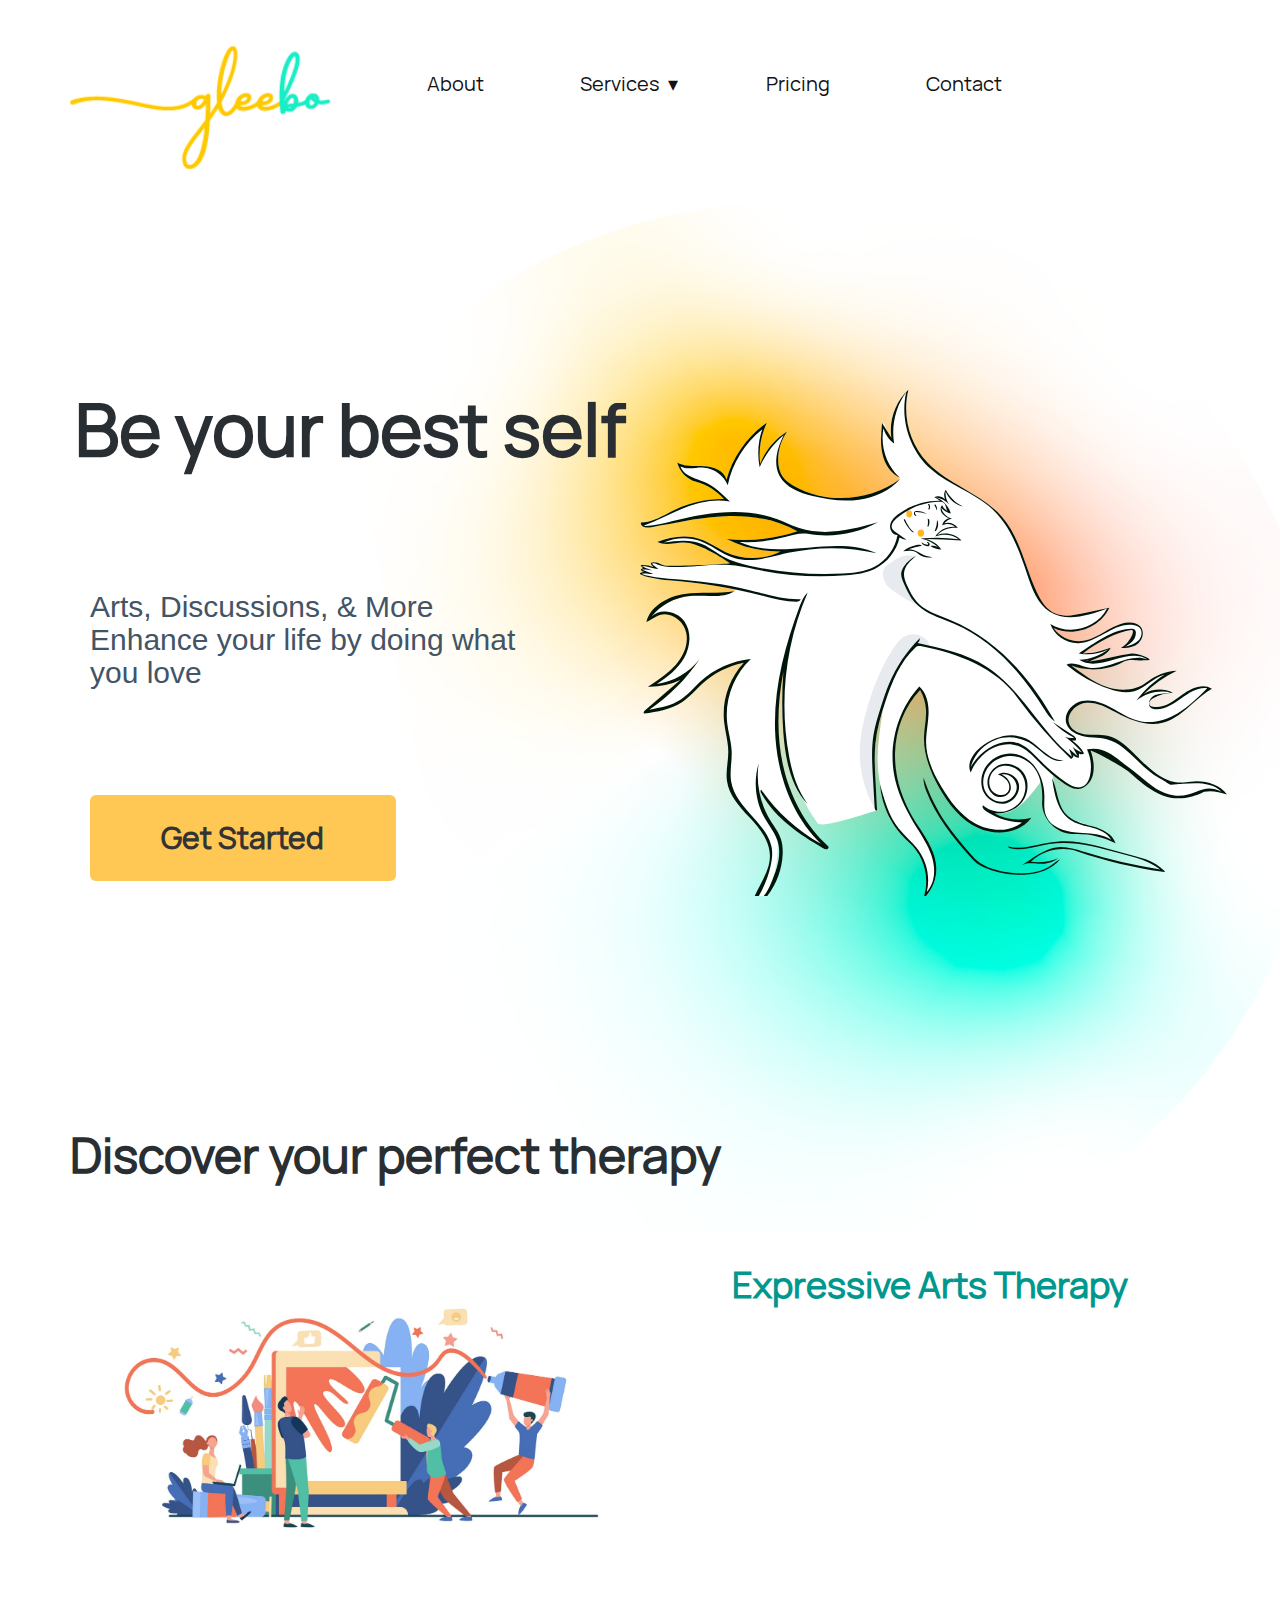
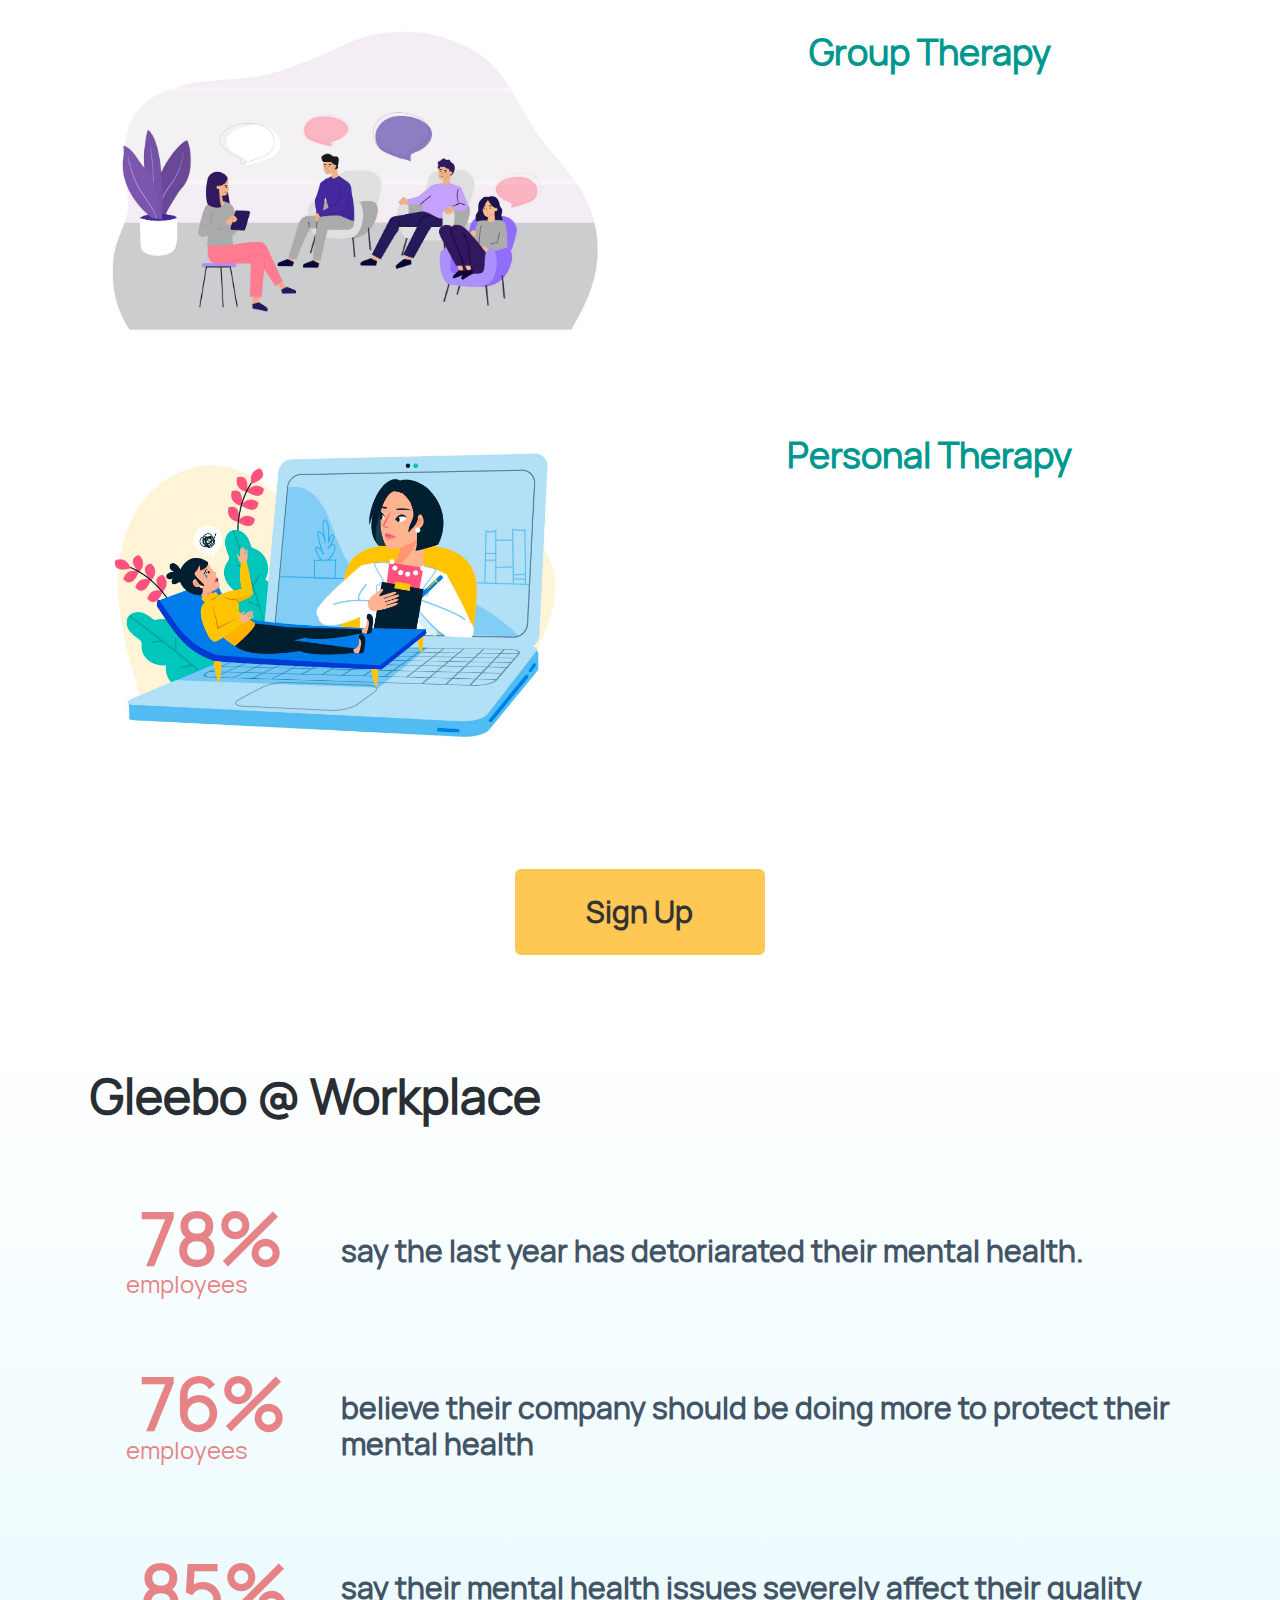
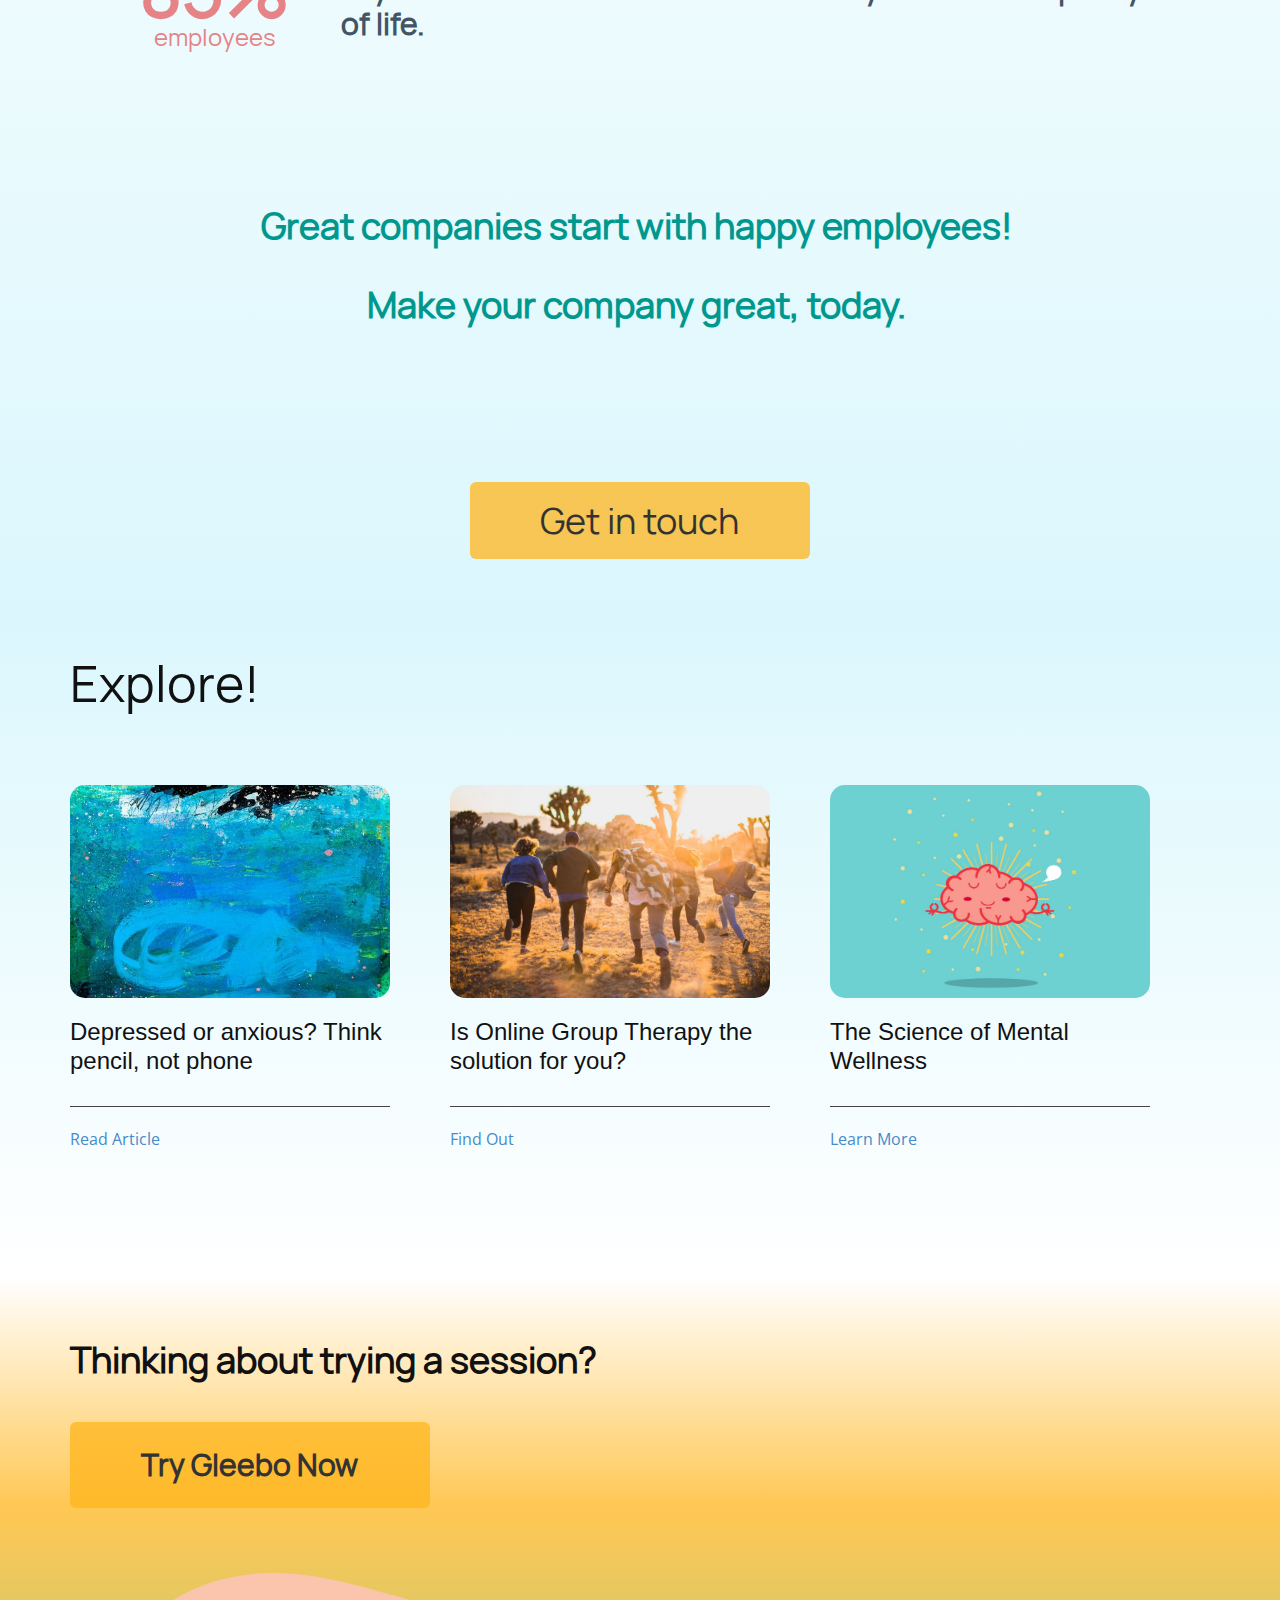
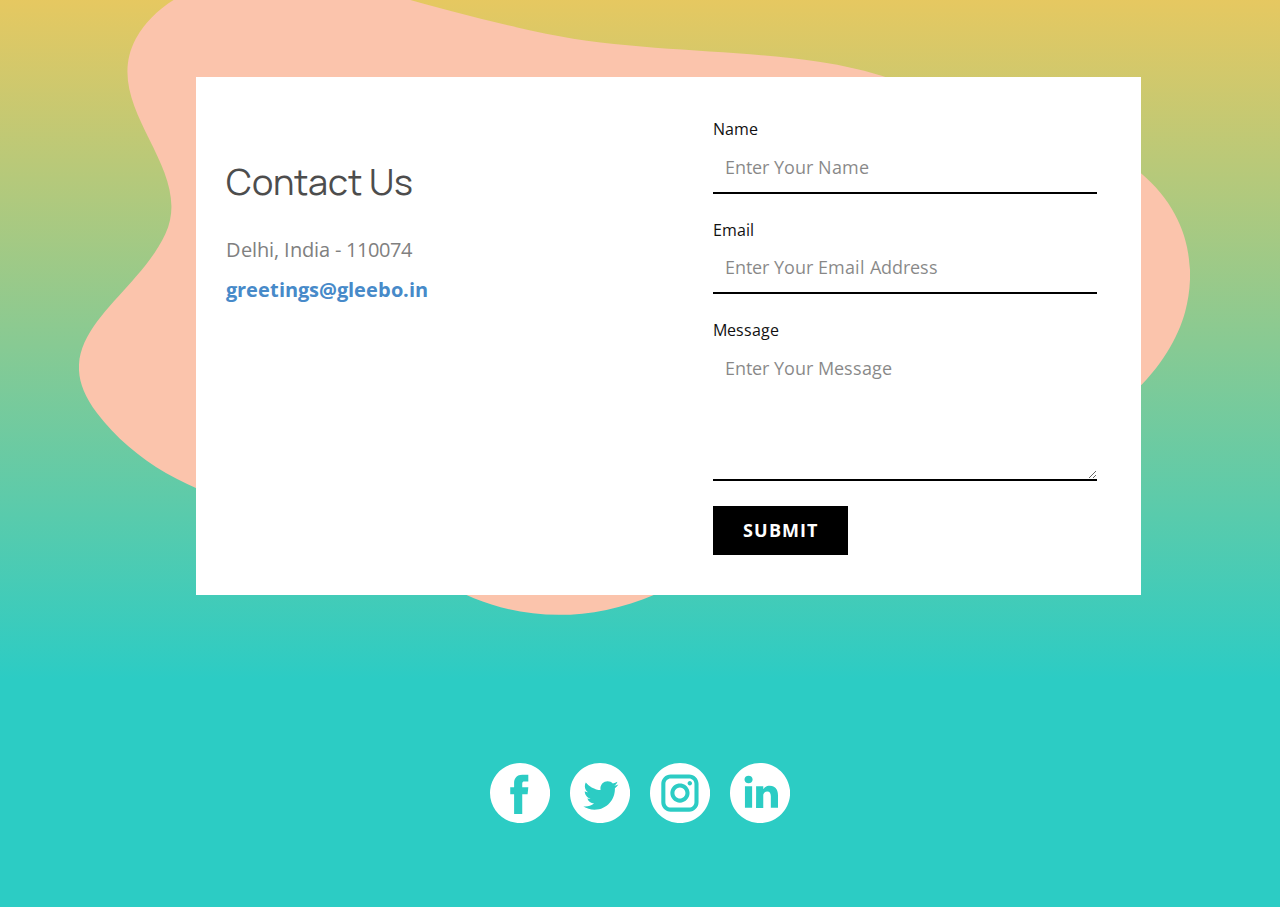
<file: index.html>
<!DOCTYPE html>
<html style="font-size: 16px;" lang="en-IN">
  <head>
    <meta name="viewport" content="width=device-width, initial-scale=1.0">
    <meta charset="utf-8">
    <meta name="keywords" content="Mental Health, Mental Wellness, Psychology, Therapy, Group Therapy, Self-Help, Depression, Anxiety, Stress, Meditation, Mindfullness, Workshops, Self-Improvement">
    <meta name="description" content="Gleebo offers unique forms of therapy for the cheapest price in India, in order to make therapy more accessible. With group therapy, you can also take advantage of the social interactions to make therapy more approachable! Come, lead a more peaceful and satisfied life! 
From Corporate Wellness (including Employee Assistance Programs (EAP)) to solutions for schools &amp; universities, Gleebo takes care of all your Mental Wellness needs ">
    <meta name="page_type" content="np-template-header-footer-from-plugin">
    <title>Gleebo - One Stop For Mental Wellness </title>
    <link rel="stylesheet" href="nicepage.css" media="screen">
<link rel="stylesheet" href="Gleebo-Web-Landing.css" media="screen">
    <script class="u-script" type="text/javascript" src="jquery.js" defer=""></script>
    <script class="u-script" type="text/javascript" src="nicepage.js" defer=""></script>
    <link rel="icon" href="images/favicon.png">
    
    <link id="u-theme-google-font" rel="stylesheet" href="https://fonts.googleapis.com/css?family=Roboto:100,100i,300,300i,400,400i,500,500i,700,700i,900,900i|Open+Sans:300,300i,400,400i,600,600i,700,700i,800,800i">
    
    
    
    
    
    
    
    <script type="application/ld+json">{
		"@context": "http://schema.org",
		"@type": "Organization",
		"name": "Gleebo",
		"url": "index.html",
		"logo": "images/Artboard12.svg",
		"sameAs": [
				"https://www.facebook.com/gleeboapp",
				"https://twitter.com/gleebo_app",
				"https://www.instagram.com/gleebo.app/",
				"https://www.linkedin.com/company/gleebo/"
		]
}</script>
    <meta property="og:title" content="Gleebo - One Stop For Mental Wellness ">
    <meta property="og:type" content="website">
    <meta property="og:description" content="Gleebo offers unique forms of therapy for the cheapest price in India, in order to make therapy more accessible. With group therapy, you can also take advantage of the social interactions to make therapy more approachable! Come, lead a more peaceful and satisfied life! 
From Corporate Wellness (including Employee Assistance Programs (EAP)) to solutions for schools &amp; universities, Gleebo takes care of all your Mental Wellness needs ">
    <meta name="theme-color" content="#478ac9">
    <link rel="canonical" href="index.html">
    <meta property="og:url" content="index.html">
    <meta name="twitter:site" content="@">
    <meta name="twitter:card" content="summary_large_image">
    <meta name="twitter:title" content="Gleebo - One Stop For Mental Wellness ">
    <meta name="twitter:description" content="Gleebo">
  </head>
  <body data-home-page="Gleebo-Web-Landing.html" data-home-page-title="Gleebo Web Landing" class="u-body"><header class="u-clearfix u-header u-header" id="sec-4e8f"><div class="u-clearfix u-sheet u-sheet-1">
        <nav class="u-dropdown-icon u-menu u-menu-dropdown u-offcanvas u-menu-1">
          <div class="menu-collapse u-custom-font" style="font-size: 1.25rem; letter-spacing: 0px; font-family: Manrope-Regular;">
            <a class="u-button-style u-custom-left-right-menu-spacing u-custom-padding-bottom u-custom-top-bottom-menu-spacing u-nav-link u-text-active-palette-1-base u-text-hover-palette-2-base" href="#" style="padding: 4px 14px; font-size: calc(1em + 8px);">
              <svg><use xmlns:xlink="http://www.w3.org/1999/xlink" xlink:href="#menu-hamburger"></use></svg>
              <svg version="1.1" xmlns="http://www.w3.org/2000/svg" xmlns:xlink="http://www.w3.org/1999/xlink"><defs><symbol id="menu-hamburger" viewBox="0 0 16 16" style="width: 16px; height: 16px;"><rect y="1" width="16" height="2"></rect><rect y="7" width="16" height="2"></rect><rect y="13" width="16" height="2"></rect>
</symbol>
</defs></svg>
            </a>
          </div>
          <div class="u-custom-menu u-nav-container">
            <ul class="u-custom-font u-nav u-unstyled u-nav-1"><li class="u-nav-item"><a class="u-button-style u-nav-link u-text-active-palette-1-base u-text-hover-palette-2-base" href="About.html" style="padding: 10px 48px;">About</a>
</li><li class="u-nav-item"><a class="u-button-style u-nav-link u-text-active-palette-1-base u-text-hover-palette-2-base" href="Gleebo-Web-Landing.html#sec-2c7d" data-page-id="467815434" style="padding: 10px 48px;">Services</a><div class="u-nav-popup"><ul class="u-h-spacing-20 u-nav u-unstyled u-v-spacing-10"><li class="u-nav-item"><a class="u-button-style u-nav-link" href="Gleebo-Web-Landing.html#sec-2c7d" data-page-id="467815434">For Individuals</a>
</li><li class="u-nav-item"><a class="u-button-style u-nav-link" href="Gleebo-Web-Landing.html#carousel-6e05" data-page-id="467815434">For Employers</a>
</li><li class="u-nav-item"><a class="u-button-style u-nav-link" href="#">For Schools</a>
</li><li class="u-nav-item"><a class="u-button-style u-nav-link" href="#">For Universities</a>
</li></ul>
</div>
</li><li class="u-nav-item"><a class="u-button-style u-nav-link u-text-active-palette-1-base u-text-hover-palette-2-base" style="padding: 10px 48px;">Pricing</a>
</li><li class="u-nav-item"><a class="u-button-style u-nav-link u-text-active-palette-1-base u-text-hover-palette-2-base" href="Contact.html" style="padding: 10px 48px;">Contact</a>
</li></ul>
          </div>
          <div class="u-custom-menu u-nav-container-collapse">
            <div class="u-black u-container-style u-inner-container-layout u-opacity u-opacity-95 u-sidenav">
              <div class="u-sidenav-overflow">
                <div class="u-menu-close"></div>
                <ul class="u-align-center u-nav u-popupmenu-items u-unstyled u-nav-3"><li class="u-nav-item"><a class="u-button-style u-nav-link" href="About.html" style="padding: 10px 16px;">About</a>
</li><li class="u-nav-item"><a class="u-button-style u-nav-link" href="Gleebo-Web-Landing.html#sec-2c7d" data-page-id="467815434" style="padding: 10px 16px;">Services</a><div class="u-nav-popup"><ul class="u-h-spacing-20 u-nav u-unstyled u-v-spacing-10"><li class="u-nav-item"><a class="u-button-style u-nav-link" href="Gleebo-Web-Landing.html#sec-2c7d" data-page-id="467815434">For Individuals</a>
</li><li class="u-nav-item"><a class="u-button-style u-nav-link" href="Gleebo-Web-Landing.html#carousel-6e05" data-page-id="467815434">For Employers</a>
</li><li class="u-nav-item"><a class="u-button-style u-nav-link" href="#">For Schools</a>
</li><li class="u-nav-item"><a class="u-button-style u-nav-link" href="#">For Universities</a>
</li></ul>
</div>
</li><li class="u-nav-item"><a class="u-button-style u-nav-link" style="padding: 10px 16px;">Pricing</a>
</li><li class="u-nav-item"><a class="u-button-style u-nav-link" href="Contact.html" style="padding: 10px 16px;">Contact</a>
</li></ul>
              </div>
            </div>
            <div class="u-black u-menu-overlay u-opacity u-opacity-70"></div>
          </div>
        </nav>
        <a href="https://www.gleebo.in" class="u-image u-logo u-image-1" data-image-width="254" data-image-height="120" title="GleeboLogo">
          <img src="images/Artboard12.svg" class="u-logo-image u-logo-image-1" data-image-width="261.1113">
        </a>
      </div></header>
    <section class="u-clearfix u-section-1" id="sec-c727">
      <img src="images/ScreenShot2021-04-05at16.39.36.png" alt="" class="u-image u-image-default u-image-1" data-image-width="1144" data-image-height="1072">
      <img src="images/Frame4.svg" alt="" class="u-image u-image-default u-image-2" data-image-width="643" data-image-height="650">
      <h1 class="u-align-center-xs u-custom-font u-text u-text-palette-1-dark-3 u-text-1">Be your best self</h1>
      <a href="https://nicepage.com/k/parking-html-templates" class="u-btn u-btn-round u-button-style u-custom-color-2 u-custom-font u-hover-palette-1-light-1 u-radius-6 u-text-grey-80 u-btn-1">Get Started </a>
      <h1 class="u-align-center-xs u-custom-font u-font-arial u-text u-text-palette-1-dark-2 u-text-2">Arts, Discussions, &amp; More<br>Enhance your life by doing what you love<br>
      </h1>
    </section>
    <section class="u-align-left u-clearfix u-section-2" id="sec-2c7d">
      <div class="u-clearfix u-sheet u-sheet-1">
        <div id="carousel-6e05" data-interval="5000" data-u-ride="carousel" class="u-carousel u-slider u-slider-1">
          <ol class="u-absolute-hcenter u-carousel-indicators u-carousel-indicators-1">
            <li data-u-target="#carousel-6e05" class="u-active u-grey-30" data-u-slide-to="0"></li>
            <li data-u-target="#carousel-6e05" class="u-grey-30" data-u-slide-to="1"></li>
          </ol>
          <div class="u-carousel-inner" role="listbox">
            <div class="u-active u-carousel-item u-container-style u-slide">
              <div class="u-container-layout u-container-layout-1"></div>
            </div>
            <div class="u-carousel-item u-container-style u-slide">
              <div class="u-container-layout u-container-layout-2"></div>
            </div>
          </div>
          <a class="u-absolute-vcenter u-carousel-control u-carousel-control-prev u-spacing-5 u-text-grey-30 u-carousel-control-1" href="#carousel-6e05" role="button" data-u-slide="prev">
            <span aria-hidden="true">
              <svg viewBox="0 0 477.175 477.175"><path d="M145.188,238.575l215.5-215.5c5.3-5.3,5.3-13.8,0-19.1s-13.8-5.3-19.1,0l-225.1,225.1c-5.3,5.3-5.3,13.8,0,19.1l225.1,225
                    c2.6,2.6,6.1,4,9.5,4s6.9-1.3,9.5-4c5.3-5.3,5.3-13.8,0-19.1L145.188,238.575z"></path></svg>
            </span>
            <span class="sr-only">Previous</span>
          </a>
          <a class="u-absolute-vcenter u-carousel-control u-carousel-control-next u-spacing-5 u-text-grey-30 u-carousel-control-2" href="#carousel-6e05" role="button" data-u-slide="next">
            <span aria-hidden="true">
              <svg viewBox="0 0 477.175 477.175"><path d="M360.731,229.075l-225.1-225.1c-5.3-5.3-13.8-5.3-19.1,0s-5.3,13.8,0,19.1l215.5,215.5l-215.5,215.5
                    c-5.3,5.3-5.3,13.8,0,19.1c2.6,2.6,6.1,4,9.5,4c3.4,0,6.9-1.3,9.5-4l225.1-225.1C365.931,242.875,365.931,234.275,360.731,229.075z"></path></svg>
            </span>
            <span class="sr-only">Next</span>
          </a>
        </div>
        <h1 class="u-align-center-xs u-align-left-lg u-align-left-md u-align-left-sm u-align-left-xl u-custom-font u-text u-text-palette-1-dark-3 u-text-1">Discover your perfect therapy</h1>
        <div class="u-container-style u-group u-image u-radius-22 u-shape-round u-image-1" data-image-width="8000" data-image-height="4507">
          <div class="u-container-layout u-container-layout-3"></div>
        </div>
        <h3 class="u-align-center-xs u-custom-font u-text u-text-custom-color-4 u-text-2">Expressive Arts Therapy</h3>
        <div class="u-container-style u-expanded-width-xs u-group u-image u-radius-22 u-shape-round u-image-2" data-image-width="7500" data-image-height="5000">
          <div class="u-container-layout u-container-layout-4"></div>
        </div>
        <h3 class="u-custom-font u-text u-text-custom-color-4 u-text-3">Group Therapy</h3>
        <div class="u-container-style u-group u-image u-radius-22 u-shape-round u-image-3" data-image-width="2000" data-image-height="2000">
          <div class="u-container-layout u-container-layout-5"></div>
        </div>
        <h3 class="u-align-center-xs u-custom-font u-text u-text-custom-color-4 u-text-4">Personal Therapy</h3>
        <a href="https://nicepage.com/k/parking-html-templates" class="u-btn u-btn-round u-button-style u-custom-color-2 u-custom-font u-hover-palette-1-light-1 u-radius-6 u-text-grey-80 u-btn-1">Sign Up</a>
      </div>
    </section>
    <section class="u-clearfix u-gradient u-section-3" id="sec-898a">
      <div class="u-clearfix u-sheet u-sheet-1">
        <h1 class="u-align-center-xs u-align-left-lg u-align-left-md u-align-left-sm u-align-left-xl u-custom-font u-text u-text-palette-1-dark-3 u-text-1">Gleebo @ Workplace</h1>
        <h1 class="u-align-center-xs u-align-left-lg u-align-left-md u-align-left-sm u-align-left-xl u-custom-font u-text u-text-palette-2-light-1 u-text-2"><b>&nbsp;78%&nbsp;</b>
          <span style="font-size: 1.5rem;">employees</span>
        </h1>
        <h3 class="u-align-center-xs u-align-left-lg u-align-left-md u-align-left-sm u-align-left-xl u-custom-font u-text u-text-palette-1-dark-2 u-text-3"><b style="">say the last year has detoriarated their mental health.&nbsp;</b>
        </h3>
        <h1 class="u-align-center-xs u-align-left-lg u-align-left-md u-align-left-sm u-align-left-xl u-custom-font u-text u-text-palette-2-light-1 u-text-4"><b>&nbsp;76%&nbsp;</b>
          <span style="font-size: 1.5rem;">employees</span>
        </h1>
        <h3 class="u-align-center-xs u-align-left-lg u-align-left-md u-align-left-sm u-align-left-xl u-custom-font u-text u-text-palette-1-dark-2 u-text-5"><b style="">believe their company should be doing more to protect their mental health</b>&nbsp;&nbsp;<br>
        </h3>
        <h1 class="u-align-center-xs u-align-left-lg u-align-left-md u-align-left-sm u-align-left-xl u-custom-font u-text u-text-palette-2-light-1 u-text-6"><b>&nbsp;85%&nbsp;</b>
          <span style="font-size: 1.5rem;">employees</span>
        </h1>
        <h3 class="u-align-center-xs u-align-left-lg u-align-left-md u-align-left-sm u-align-left-xl u-custom-font u-text u-text-palette-1-dark-2 u-text-7"><b style="">say their mental health issues severely affect their quality of life.&nbsp;</b>&nbsp;<br>
        </h3>
        <h2 class="u-align-center u-custom-font u-text u-text-custom-color-4 u-text-default u-text-8">Great companies start with happy empl<span style="font-weight: 700;"></span>oyees!<br>
          <br>Make your company great, today.
        </h2>
        <a href="https://nicepage.com/k/parking-html-templates" class="u-btn u-btn-round u-button-style u-custom-color-2 u-custom-font u-hover-palette-1-light-1 u-radius-6 u-text-grey-80 u-btn-1">Get in touch</a>
      </div>
    </section>
    <section class="u-clearfix u-gradient u-section-4" id="sec-afb8">
      <div class="u-clearfix u-sheet u-sheet-1">
        <h2 class="u-custom-font u-text u-text-1">Explore!</h2>
        <div class="u-list u-list-1">
          <div class="u-repeater u-repeater-1">
            <div class="u-container-style u-list-item u-repeater-item">
              <div class="u-container-layout u-similar-container u-valign-top u-container-layout-1">
                <img alt="" class="u-expanded-width u-image u-image-round u-radius-15 u-image-1" data-image-width="500" data-image-height="495" src="images/1_JKDf4EbZD3HpFLKqUATwqg.jpeg">
                <h3 class="u-custom-font u-font-arial u-text u-text-2">Depressed or anxious? Think pencil, not phone</h3>
                <div class="u-border-1 u-border-grey-dark-1 u-expanded-width u-line u-line-horizontal u-line-1"></div>
                <a href="https://carinisabelknoop.medium.com/depressed-and-anxious-consider-a-paintbrush-or-pencil-not-phone-9a8ed3a60ec1" class="u-border-1 u-border-active-palette-2-base u-border-hover-palette-1-base u-btn u-button-style u-none u-text-palette-1-base u-btn-1" target="_blank">Read Article</a>
              </div>
            </div>
            <div class="u-container-style u-list-item u-repeater-item">
              <div class="u-container-layout u-similar-container u-valign-top u-container-layout-2">
                <img alt="" class="u-expanded-width u-image u-image-round u-radius-15 u-image-2" data-image-width="4603" data-image-height="3638" src="images/jed-villejo-bEcC0nyIp2g-unsplash1.jpg">
                <h3 class="u-custom-font u-font-arial u-text u-text-3">Is Online Group Therapy the solution for you?</h3>
                <div class="u-border-1 u-border-grey-dark-1 u-expanded-width u-line u-line-horizontal u-line-2"></div>
                <a href="https://hugagroup.medium.com/is-online-group-therapy-the-solution-for-you-f9402bbdc67c" class="u-border-1 u-border-active-palette-2-base u-border-hover-palette-1-base u-btn u-button-style u-none u-text-palette-1-base u-btn-2" target="_blank">Find Out</a>
              </div>
            </div>
            <div class="u-container-style u-list-item u-repeater-item">
              <div class="u-container-layout u-similar-container u-valign-top u-container-layout-3">
                <img alt="" class="u-expanded-width u-image u-image-round u-radius-15 u-image-3" data-image-width="3508" data-image-height="2480" src="images/1_H2pMY15Sxdwj8pzIQWeUSg1.jpeg">
                <h3 class="u-custom-font u-font-arial u-text u-text-4">The Science of Mental Wellness</h3>
                <div class="u-border-1 u-border-grey-dark-1 u-expanded-width u-line u-line-horizontal u-line-3"></div>
                <a href="https://medium.com/thrive-global/neuroplasticity-mental-wellness-continued-b9ff4edecd23" class="u-border-1 u-border-active-palette-2-base u-border-hover-palette-1-base u-btn u-button-style u-none u-text-palette-1-base u-btn-3" target="_blank">Learn More</a>
              </div>
            </div>
          </div>
        </div>
      </div>
    </section>
    <section class="u-align-left u-clearfix u-gradient u-section-5" id="sec-ae78">
      <div class="u-clearfix u-sheet u-sheet-1">
        <h3 class="u-custom-font u-text u-text-default u-text-1"><b style="">Thinking about trying a session?</b>
        </h3>
        <a href="https://nicepage.com/k/parking-html-templates" class="u-btn u-btn-round u-button-style u-custom-color-2 u-custom-font u-hover-palette-1-light-1 u-radius-6 u-text-grey-80 u-btn-1">Try Gleebo Now</a>
      </div>
    </section>
    <section class="u-align-center u-clearfix u-gradient u-section-6" id="carousel_1310">
      <div class="u-clearfix u-sheet u-valign-middle-sm u-sheet-1">
        <div class="u-shape u-shape-svg u-text-custom-color-5 u-shape-1">
          <svg class="u-svg-link" preserveAspectRatio="none" viewBox="0 0 160 140" style=""><use xmlns:xlink="http://www.w3.org/1999/xlink" xlink:href="#svg-c4d4"></use></svg>
          <svg class="u-svg-content" viewBox="0 0 160 140" x="0px" y="0px" id="svg-c4d4"><g><g><path d="M138.9,102.2c-9.5,10.1-24.4,20.2-41.2,27.4C63.2,144.5,21,147.1,3.1,112.4c-9.9-19.1,6.5-28.8,11.8-45.7
			c5.3-16.9-11.4-32.3-5.1-49.9c1.8-4.9,4.9-9,8.9-11.9C24,1,30.8-0.8,37.8,0.3C43.6,1.2,49,3.5,54.3,5.7c8.8,3.7,17.4,7.1,26.3,9.8
			c15.7,4.7,31.3,3.7,47.1,7.2c8.5,1.9,16.7,5.6,22.6,11.8C170.3,55.7,155.8,84.1,138.9,102.2z"></path>
</g>
</g></svg>
        </div>
        <div class="u-shape u-shape-svg u-text-custom-color-5 u-shape-2">
          <svg class="u-svg-link" preserveAspectRatio="none" viewBox="0 0 160 120" style=""><use xmlns:xlink="http://www.w3.org/1999/xlink" xlink:href="#svg-b310"></use></svg>
          <svg class="u-svg-content" viewBox="0 0 160 120" x="0px" y="0px" id="svg-b310"><path d="M124.3,80.3c20.5-1.1,32-18.4,34.8-31.5c4.7-22.6-6.7-55.4-81.5-47.7c-124.8,12.7-75.1,145.7-16.9,114
	C99.9,93.7,86.4,82.3,124.3,80.3z"></path></svg>
        </div>
        <div class="u-clearfix u-layout-wrap u-layout-wrap-1">
          <div class="u-gutter-0 u-layout">
            <div class="u-layout-row">
              <div class="u-align-center-xs u-align-left-lg u-align-left-md u-align-left-sm u-align-left-xl u-container-style u-layout-cell u-left-cell u-size-30 u-white u-layout-cell-1">
                <div class="u-container-layout u-container-layout-1">
                  <h2 class="u-custom-font u-text u-text-grey-70 u-text-1">Contact Us</h2>
                  <p class="u-text u-text-grey-50 u-text-2">Delhi, India - 110074<br>
                    <a href="mailto:" class="u-active-none u-border-none u-btn u-button-link u-button-style u-hover-none u-none u-text-palette-1-base u-btn-1" target="_blank">greetings@gleebo.in</a>
                  </p>
                </div>
              </div>
              <div class="u-align-left u-container-style u-layout-cell u-right-cell u-size-30 u-white u-layout-cell-2">
                <div class="u-container-layout u-valign-middle u-container-layout-2">
                  <div class="u-expanded-width u-form u-form-1">
                    <form action="#" method="POST" class="u-clearfix u-form-spacing-24 u-form-vertical u-inner-form" style="padding: 24px;" source="custom" name="form">
                      <div class="u-form-group u-form-name u-form-group-1">
                        <label for="name-3b9a" class="u-label">Name</label>
                        <input type="text" placeholder="Enter Your Name" id="name-3b9a" name="name" class="u-border-2 u-border-black u-border-no-left u-border-no-right u-border-no-top u-input u-input-rectangle u-input-1" required="">
                      </div>
                      <div class="u-form-email u-form-group u-form-group-2">
                        <label for="email-3b9a" class="u-label">Email</label>
                        <input type="email" placeholder="Enter Your Email Address" id="email-3b9a" name="email" class="u-border-2 u-border-black u-border-no-left u-border-no-right u-border-no-top u-input u-input-rectangle u-input-2" required="">
                      </div>
                      <div class="u-form-group u-form-message u-form-group-3">
                        <label for="message-3b9a" class="u-label">Message</label>
                        <textarea placeholder="Enter Your Message" rows="4" cols="50" id="message-3b9a" name="message" class="u-border-2 u-border-black u-border-no-left u-border-no-right u-border-no-top u-input u-input-rectangle u-input-3" required=""></textarea>
                      </div>
                      <div class="u-align-left u-form-group u-form-submit u-form-group-4">
                        <a href="#" class="u-black u-btn u-btn-submit u-button-style u-hover-grey-60 u-btn-2">Submit</a>
                        <input type="submit" value="submit" class="u-form-control-hidden">
                      </div>
                      <div class="u-form-send-message u-form-send-success">Thank you! Your message has been sent.</div>
                      <div class="u-form-send-error u-form-send-message">Thank you! Your message has been sent.</div>
                      <input type="hidden" value="" name="recaptchaResponse">
                    </form>
                    
                    <script>
                      const scriptURL = 'https://script.google.com/macros/s/AKfycby6URFfQFSsXcqiUIM3Oi5YkBRnc22mKOeIf97H1vVtCnC9vUERUs2IG71y2yLQHXPBjA/exec'
                      const form = document.forms['form']

                      form.addEventListener('submit', e => {
                        e.preventDefault()
                        fetch(scriptURL, { method: 'POST', body: new FormData(form)})
                          .then(response => console.log('Success!', response))
                          .catch(error => console.error('Error!', error.message))
                      })
                    </script>
                  </div>
                </div>
              </div>
            </div>
          </div>
        </div>
      </div>
    </section>
    
    
    <footer class="u-align-left u-clearfix u-footer u-palette-4-dark-1 u-footer" id="sec-f58f"><div class="u-clearfix u-sheet u-sheet-1">
        <div class="u-align-left u-social-icons u-spacing-20 u-social-icons-1">
          <a class="u-social-url" target="_blank" href="https://www.facebook.com/gleeboapp" title="Facebook"><span class="u-icon u-icon-circle u-social-facebook u-social-icon u-icon-1">
          <svg class="u-svg-link" preserveAspectRatio="xMidYMin slice" viewBox="0 0 112 112" style=""><use xmlns:xlink="http://www.w3.org/1999/xlink" xlink:href="#svg-b746"></use></svg>
          <svg x="0px" y="0px" viewBox="0 0 112 112" id="svg-b746" class="u-svg-content"><path d="M56.1,0C25.1,0,0,25.1,0,56.1c0,31,25.1,56.1,56.1,56.1c31,0,56.1-25.1,56.1-56.1C112.2,25.1,87.1,0,56.1,0z M71.6,34.3h-8.2c-1.3,0-3.2,0.7-3.2,3.5v7.6h11.3l-1.3,12.9h-10V95H45V58.3h-7.2V45.4H45v-8.3c0-6,2.8-15.3,15.3-15.3l11.2,0V34.3z "></path></svg>
        </span>
          </a>
          <a class="u-social-url" target="_blank" href="https://twitter.com/gleebo_app" title="Twitter"><span class="u-icon u-icon-circle u-social-icon u-social-twitter u-icon-2">
          <svg class="u-svg-link" preserveAspectRatio="xMidYMin slice" viewBox="0 0 112 112" style=""><use xmlns:xlink="http://www.w3.org/1999/xlink" xlink:href="#svg-ee89"></use></svg>
          <svg x="0px" y="0px" viewBox="0 0 112 112" id="svg-ee89" class="u-svg-content"><path d="M56.1,0C25.1,0,0,25.1,0,56.1s25.1,56.1,56.1,56.1s56.1-25.1,56.1-56.1S87.1,0,56.1,0z M83.8,47.3 c0,0.6,0,1.2,0,1.7c0,17.7-13.5,38.2-38.2,38.2c-7.6,0-14.6-2.2-20.6-6c1,0.1,2.1,0.2,3.2,0.2c6.3,0,12.1-2.1,16.7-5.7 c-5.9-0.1-10.8-4-12.5-9.3c0.8,0.2,1.7,0.2,2.5,0.2c1.2,0,2.4-0.2,3.5-0.5c-6.1-1.2-10.8-6.7-10.8-13.1c0-0.1,0-0.1,0-0.2 c1.8,1,3.9,1.6,6.1,1.7c-3.6-2.4-6-6.5-6-11.2c0-2.5,0.7-4.8,1.8-6.7c6.6,8.1,16.5,13.5,27.6,14c-0.2-1-0.3-2-0.3-3.1 c0-7.4,6-13.4,13.4-13.4c3.9,0,7.3,1.6,9.8,4.2c3.1-0.6,5.9-1.7,8.5-3.3c-1,3.1-3.1,5.8-5.9,7.4c2.7-0.3,5.3-1,7.7-2.1 C88.7,43,86.4,45.4,83.8,47.3z"></path></svg>
        </span>
          </a>
          <a class="u-social-url" target="_blank" href="https://www.instagram.com/gleebo.app/" title="Instagram"><span class="u-icon u-icon-circle u-social-icon u-social-instagram u-icon-3">
          <svg class="u-svg-link" preserveAspectRatio="xMidYMin slice" viewBox="0 0 112 112" style=""><use xmlns:xlink="http://www.w3.org/1999/xlink" xlink:href="#svg-1a1a"></use></svg>
          <svg x="0px" y="0px" viewBox="0 0 112 112" id="svg-1a1a" class="u-svg-content"><path d="M56.1,0C25.1,0,0,25.1,0,56.1c0,31,25.1,56.1,56.1,56.1c31,0,56.1-25.1,56.1-56.1C112.2,25.1,87.1,0,56.1,0z M90.6,73.4c0,9.6-7.8,17.5-17.5,17.5H38.6c-9.6,0-17.5-7.9-17.5-17.6V38.8c0-9.6,7.8-17.5,17.5-17.5h34.5c9.6,0,17.5,7.8,17.5,17.5 V73.4z"></path><path d="M73.1,28.9H38.6c-5.4,0-9.9,4.4-9.9,9.9v34.5c0,5.4,4.4,9.9,9.9,9.9h34.5c5.4,0,9.9-4.4,9.9-9.9V38.8 C83,33.4,78.6,28.9,73.1,28.9z M55.9,74C46,74,38,66,38,56.1c0-9.9,8-17.9,17.9-17.9c9.9,0,17.9,8,17.9,17.9 C73.8,66,65.8,74,55.9,74z M74.3,41.9c-2.3,0-4.2-1.9-4.2-4.2s1.9-4.2,4.2-4.2c2.3,0,4.2,1.9,4.2,4.2S76.6,41.9,74.3,41.9z"></path><path d="M55.9,45.8c-5.7,0-10.4,4.6-10.3,10.3c0,5.7,4.6,10.3,10.3,10.3s10.3-4.6,10.3-10.3 C66.2,50.4,61.6,45.8,55.9,45.8z"></path></svg>
        </span>
          </a>
          <a class="u-social-url" target="_blank" href="https://www.linkedin.com/company/gleebo/" title="LinkedIn"><span class="u-icon u-icon-circle u-social-icon u-social-linkedin u-icon-4">
          <svg class="u-svg-link" preserveAspectRatio="xMidYMin slice" viewBox="0 0 112 112" style=""><use xmlns:xlink="http://www.w3.org/1999/xlink" xlink:href="#svg-91b0"></use></svg>
          <svg x="0px" y="0px" viewBox="0 0 112 112" id="svg-91b0" class="u-svg-content"><path d="M62.1,49.3v-0.1C62.1,49.2,62,49.2,62.1,49.3L62.1,49.3z"></path><path d="M56.1,0C25.1,0,0,25.1,0,56.1s25.1,56.1,56.1,56.1c31,0,56.1-25.1,56.1-56.1S87.1,0,56.1,0z M41.3,83.7H27.9 V43.4h13.4V83.7z M34.6,37.9L34.6,37.9c-4.6,0-7.5-3.1-7.5-7c0-4,3-7,7.6-7c4.6,0,7.4,3,7.5,7C42.2,34.8,39.2,37.9,34.6,37.9z M89.6,83.7H76.2V62.2c0-5.4-1.9-9.1-6.8-9.1c-3.7,0-5.9,2.5-6.9,4.9c-0.4,0.9-0.4,2.1-0.4,3.3v22.5H48.7c0,0,0.2-36.5,0-40.3h13.4 v5.7c1.8-2.7,5-6.7,12.1-6.7c8.8,0,15.4,5.8,15.4,18.1V83.7z"></path></svg>
        </span>
          </a>
        </div>
      </div></footer>
  </body>
</html>
</file>
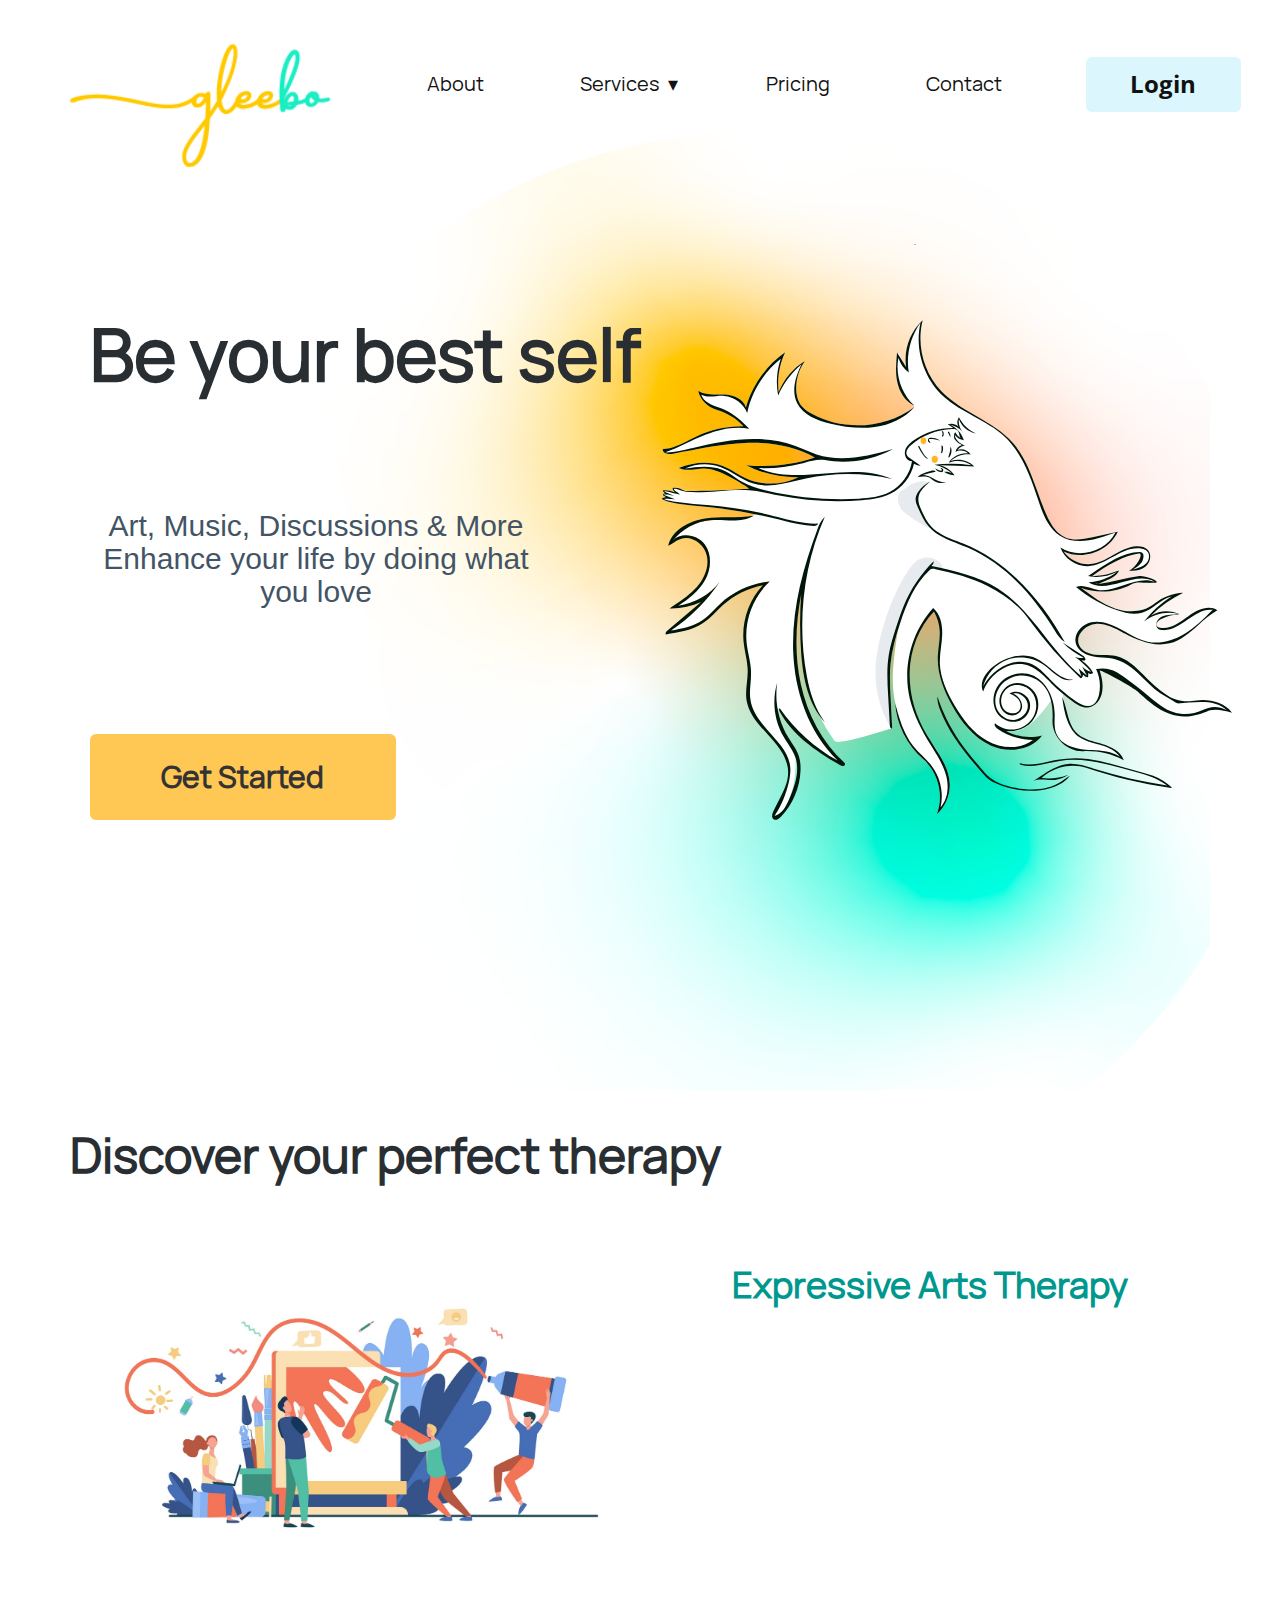
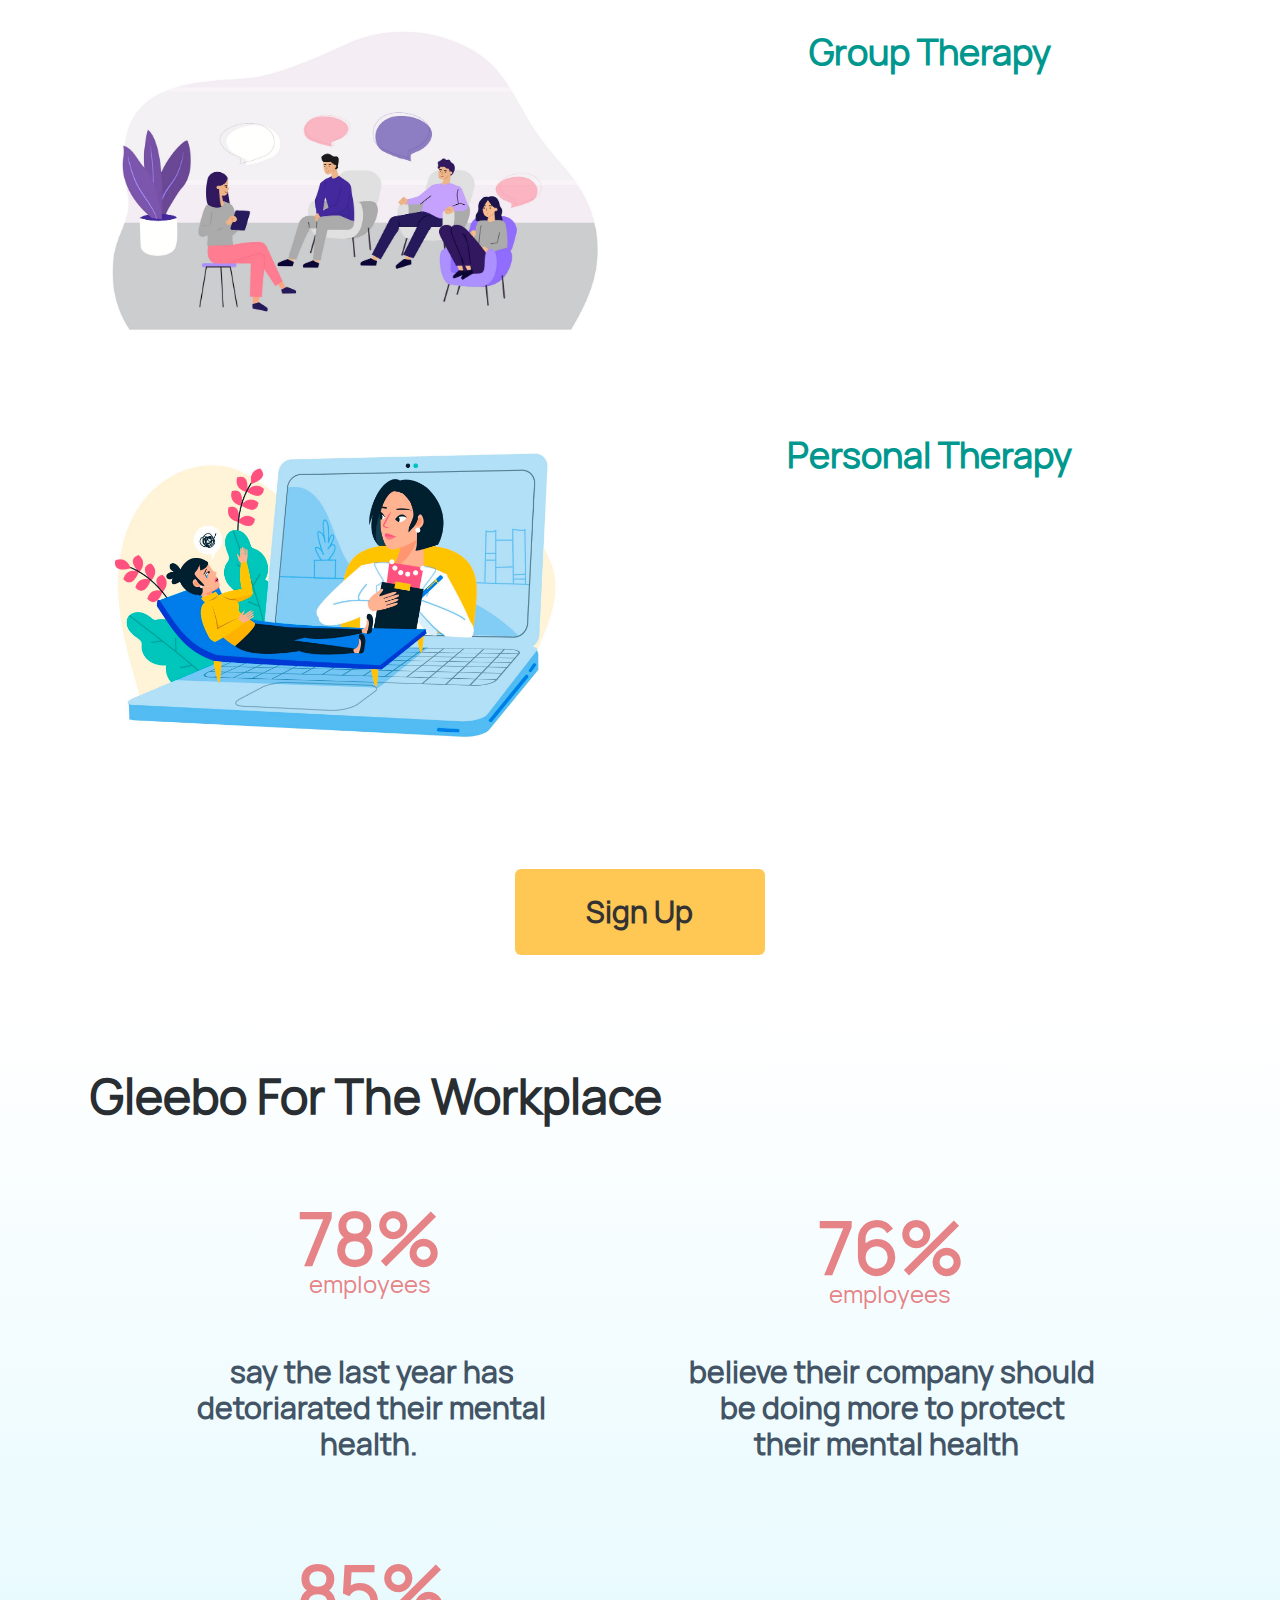
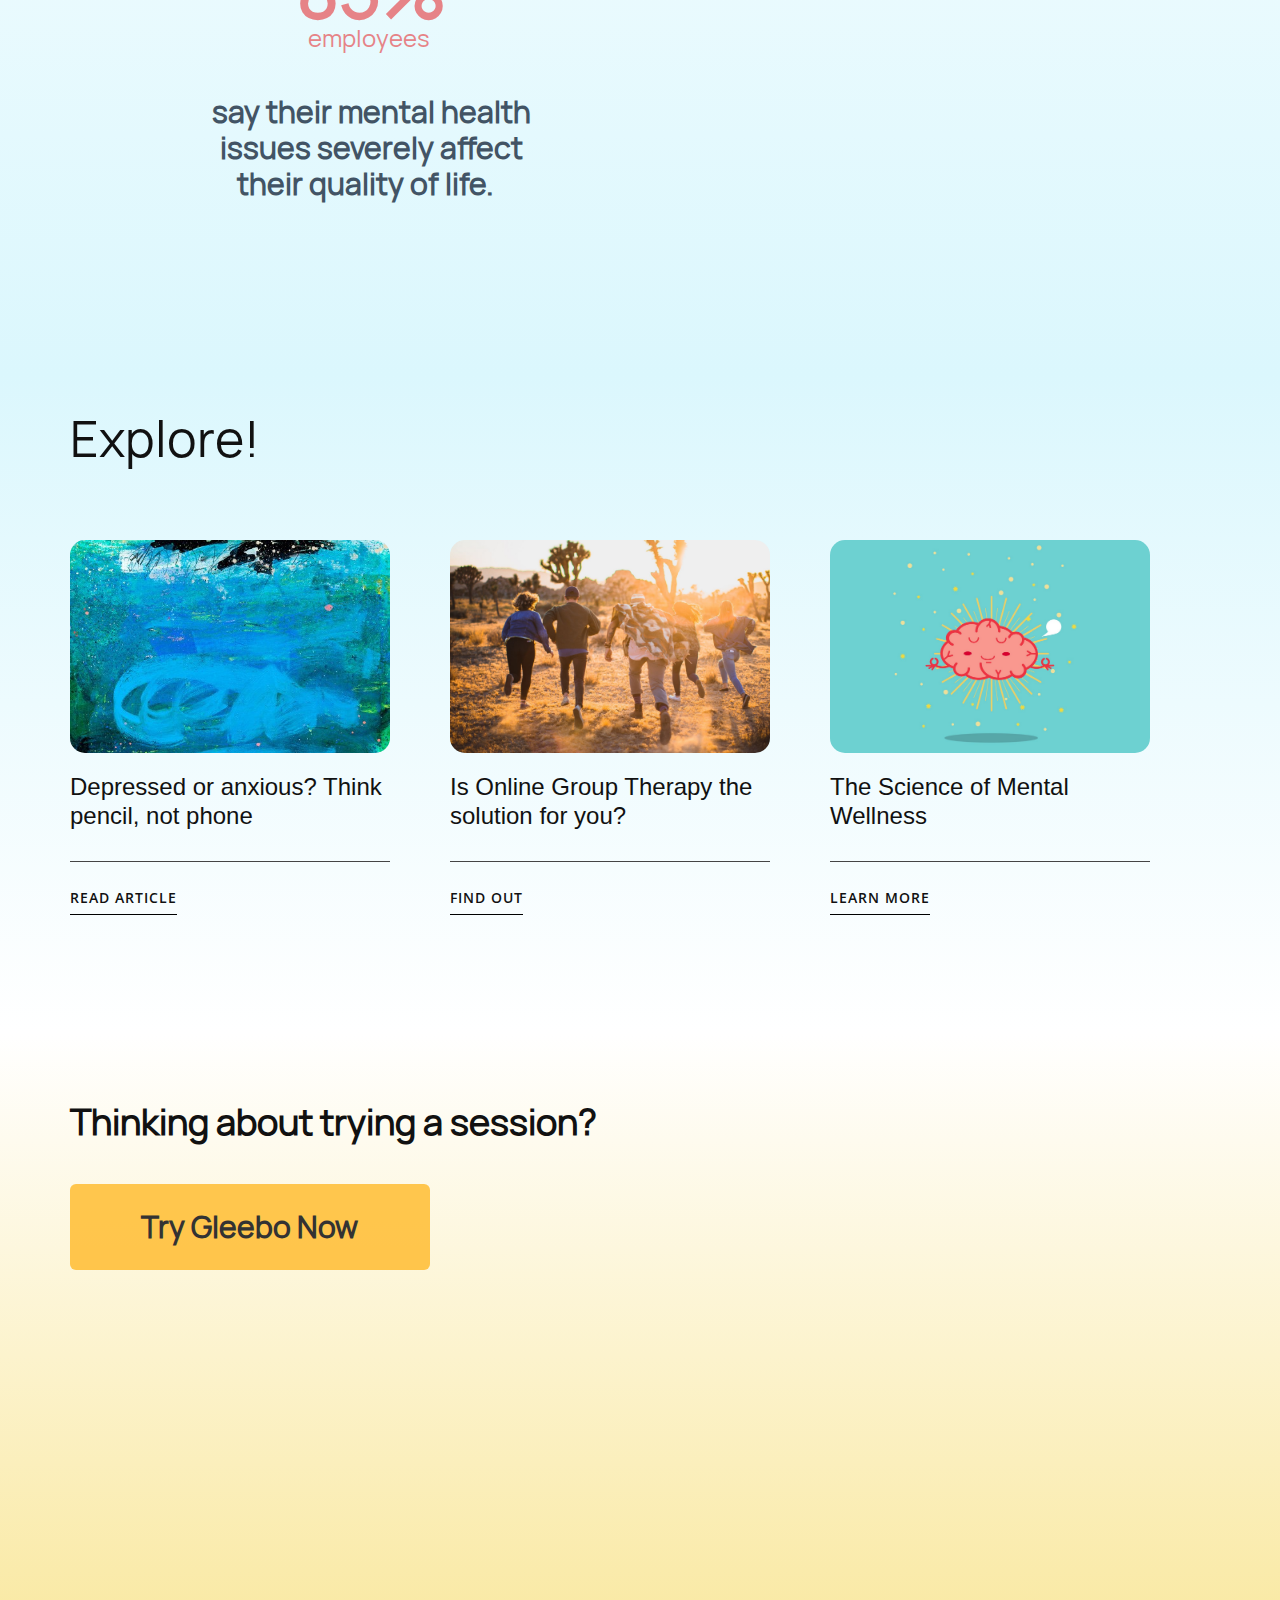
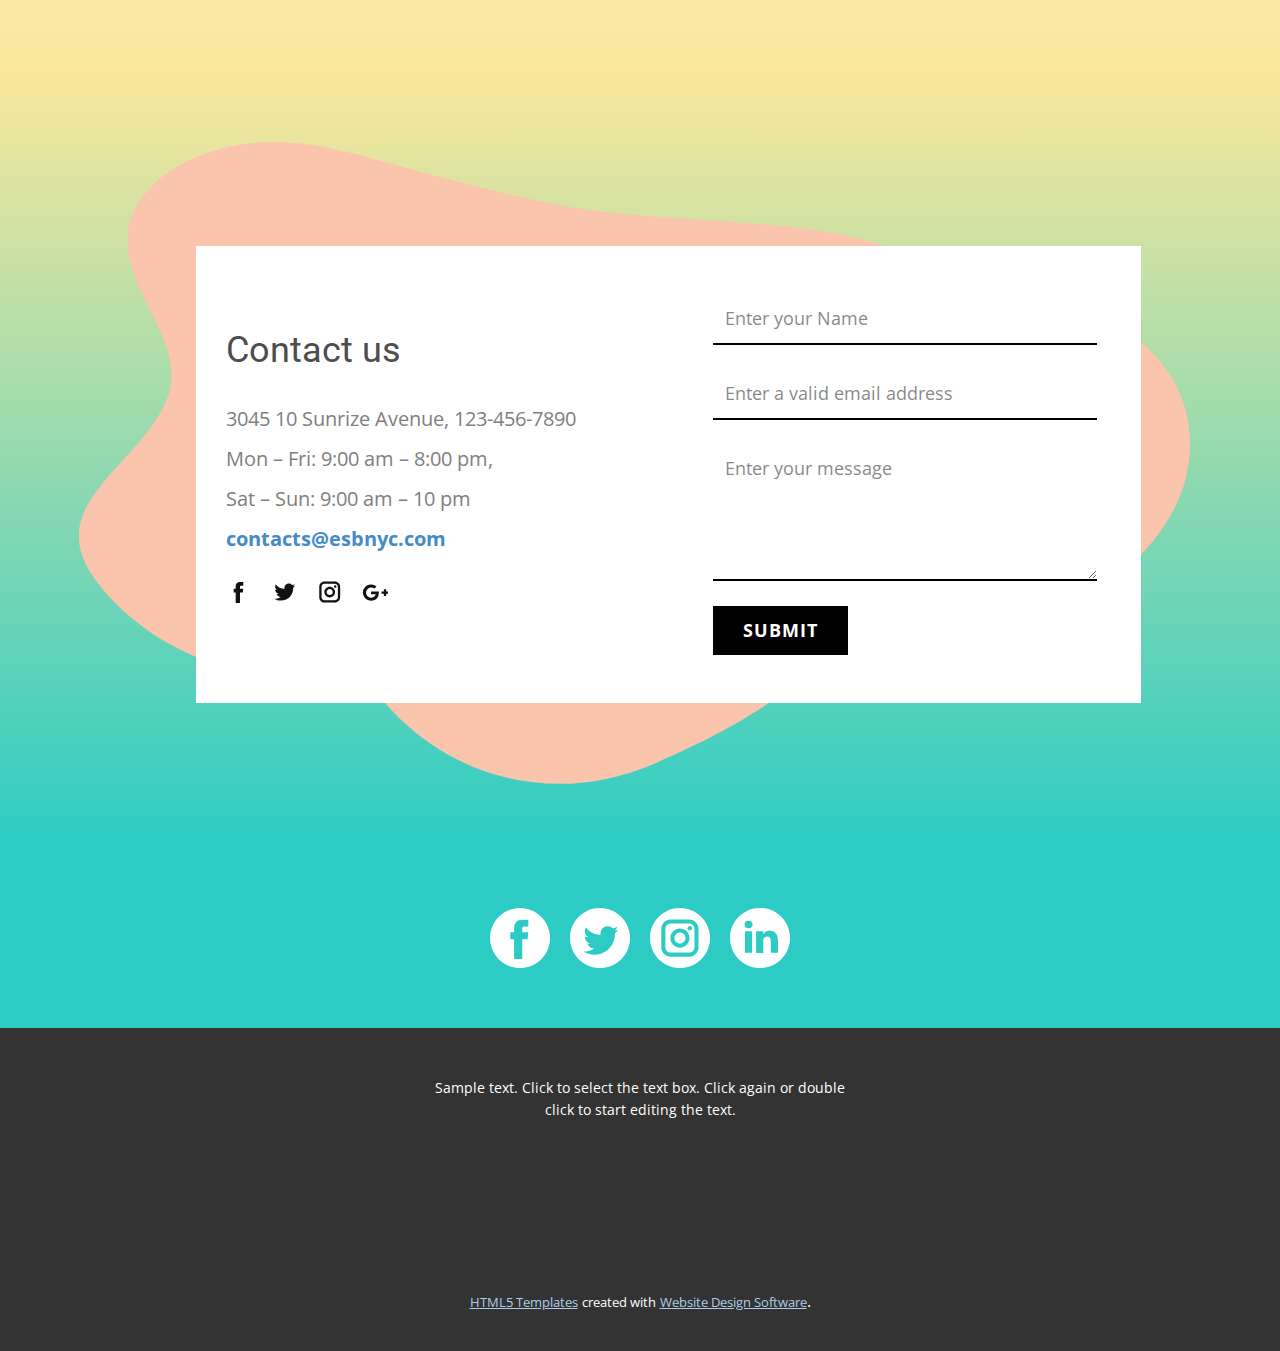
<file: Gleebo/index.html>
<!DOCTYPE html>
<html style="font-size: 16px;" lang="en-IN">
  <head>
    <meta name="viewport" content="width=device-width, initial-scale=1.0">
    <meta charset="utf-8">
    <meta name="keywords" content="Mental Health, Mental Wellness, Psychology, Therapy, Group Therapy, Self-Help, Depression, Anxiety, Stress, Meditation, Mindfullness, Workshops, Self-Improvement">
    <meta name="description" content="Gleebo offers unique forms of therapy for the cheapest price in India, in order to make therapy more accessible. With group therapy, you can also take advantage of the social interactions to make therapy more approachable! Come, lead a more peaceful and satisfied life! 
From Corporate Wellness (including Employee Assistance Programs (EAP)) to solutions for schools &amp; universities, Gleebo takes care of all your Mental Wellness needs ">
    <meta name="page_type" content="np-template-header-footer-from-plugin">
    <title>Gleebo - One Stop For Mental Wellness </title>
    <link rel="stylesheet" href="nicepage.css" media="screen">
<link rel="stylesheet" href="Gleebo-Web-Landing.css" media="screen">
    <script class="u-script" type="text/javascript" src="jquery.js" defer=""></script>
    <script class="u-script" type="text/javascript" src="nicepage.js" defer=""></script>
    <link rel="icon" href="images/favicon.png">
    
    <link id="u-theme-google-font" rel="stylesheet" href="https://fonts.googleapis.com/css?family=Roboto:100,100i,300,300i,400,400i,500,500i,700,700i,900,900i|Open+Sans:300,300i,400,400i,600,600i,700,700i,800,800i">
    
    
    
    
    
    
    
    
    <script type="application/ld+json">{
		"@context": "http://schema.org",
		"@type": "Organization",
		"name": "Gleebo",
		"url": "index.html",
		"logo": "images/Artboard12.svg"
}</script>
    <meta property="og:title" content="Gleebo - One Stop For Mental Wellness ">
    <meta property="og:type" content="website">
    <meta property="og:description" content="Gleebo offers unique forms of therapy for the cheapest price in India, in order to make therapy more accessible. With group therapy, you can also take advantage of the social interactions to make therapy more approachable! Come, lead a more peaceful and satisfied life! 
From Corporate Wellness (including Employee Assistance Programs (EAP)) to solutions for schools &amp; universities, Gleebo takes care of all your Mental Wellness needs ">
    <meta name="theme-color" content="#478ac9">
    <link rel="canonical" href="index.html">
    <meta property="og:url" content="index.html">
  </head>
  <body data-home-page="Gleebo-Web-Landing.html" data-home-page-title="Gleebo Web Landing" class="u-body"><header class="u-clearfix u-header u-header" id="sec-4e8f"><nav class="u-dropdown-icon u-menu u-menu-dropdown u-offcanvas u-menu-1">
        <div class="menu-collapse u-custom-font" style="font-size: 1.25rem; letter-spacing: 0px; font-family: Manrope-Regular;">
          <a class="u-button-style u-custom-left-right-menu-spacing u-custom-padding-bottom u-custom-top-bottom-menu-spacing u-nav-link u-text-active-palette-1-base u-text-hover-palette-2-base" href="#">
            <svg><use xmlns:xlink="http://www.w3.org/1999/xlink" xlink:href="#menu-hamburger"></use></svg>
            <svg version="1.1" xmlns="http://www.w3.org/2000/svg" xmlns:xlink="http://www.w3.org/1999/xlink"><defs><symbol id="menu-hamburger" viewBox="0 0 16 16" style="width: 16px; height: 16px;"><rect y="1" width="16" height="2"></rect><rect y="7" width="16" height="2"></rect><rect y="13" width="16" height="2"></rect>
</symbol>
</defs></svg>
          </a>
        </div>
        <div class="u-custom-menu u-nav-container">
          <ul class="u-custom-font u-nav u-unstyled u-nav-1"><li class="u-nav-item"><a class="u-button-style u-nav-link u-text-active-palette-1-base u-text-hover-palette-2-base" href="About.html" style="padding: 10px 48px;">About</a>
</li><li class="u-nav-item"><a class="u-button-style u-nav-link u-text-active-palette-1-base u-text-hover-palette-2-base" href="Gleebo-Web-Landing.html#sec-2c7d" data-page-id="467815434" style="padding: 10px 48px;">Services</a><div class="u-nav-popup"><ul class="u-h-spacing-20 u-nav u-unstyled u-v-spacing-10"><li class="u-nav-item"><a class="u-button-style u-nav-link" href="Gleebo-Web-Landing.html#sec-2c7d" data-page-id="467815434">For Individuals</a>
</li><li class="u-nav-item"><a class="u-button-style u-nav-link" href="Gleebo-Web-Landing.html#carousel-6e05" data-page-id="467815434">For Employers</a>
</li><li class="u-nav-item"><a class="u-button-style u-nav-link" href="#">For Schools</a>
</li><li class="u-nav-item"><a class="u-button-style u-nav-link" href="#">For Universities</a>
</li></ul>
</div>
</li><li class="u-nav-item"><a class="u-button-style u-nav-link u-text-active-palette-1-base u-text-hover-palette-2-base" style="padding: 10px 48px;">Pricing</a>
</li><li class="u-nav-item"><a class="u-button-style u-nav-link u-text-active-palette-1-base u-text-hover-palette-2-base" href="Contact.html" style="padding: 10px 48px;">Contact</a>
</li></ul>
        </div>
        <div class="u-custom-menu u-nav-container-collapse">
          <div class="u-black u-container-style u-inner-container-layout u-opacity u-opacity-95 u-sidenav">
            <div class="u-sidenav-overflow">
              <div class="u-menu-close"></div>
              <ul class="u-align-center u-nav u-popupmenu-items u-unstyled u-nav-3"><li class="u-nav-item"><a class="u-button-style u-nav-link" href="About.html" style="padding: 10px 16px;">About</a>
</li><li class="u-nav-item"><a class="u-button-style u-nav-link" href="Gleebo-Web-Landing.html#sec-2c7d" data-page-id="467815434" style="padding: 10px 16px;">Services</a><div class="u-nav-popup"><ul class="u-h-spacing-20 u-nav u-unstyled u-v-spacing-10"><li class="u-nav-item"><a class="u-button-style u-nav-link" href="Gleebo-Web-Landing.html#sec-2c7d" data-page-id="467815434">For Individuals</a>
</li><li class="u-nav-item"><a class="u-button-style u-nav-link" href="Gleebo-Web-Landing.html#carousel-6e05" data-page-id="467815434">For Employers</a>
</li><li class="u-nav-item"><a class="u-button-style u-nav-link" href="#">For Schools</a>
</li><li class="u-nav-item"><a class="u-button-style u-nav-link" href="#">For Universities</a>
</li></ul>
</div>
</li><li class="u-nav-item"><a class="u-button-style u-nav-link" style="padding: 10px 16px;">Pricing</a>
</li><li class="u-nav-item"><a class="u-button-style u-nav-link" href="Contact.html" style="padding: 10px 16px;">Contact</a>
</li></ul>
            </div>
          </div>
          <div class="u-black u-menu-overlay u-opacity u-opacity-70"></div>
        </div>
      </nav><a href="https://www.gleebo.in" class="u-image u-logo u-image-1" data-image-width="254" data-image-height="120" title="GleeboLogo">
        <img src="images/Artboard12.svg" class="u-logo-image u-logo-image-1" data-image-width="261.1113">
      </a><a href="https://nicepage.com/c/art-design-website-templates" class="u-btn u-btn-round u-button-style u-custom-color-1 u-hover-palette-1-light-1 u-radius-6 u-btn-1">Login</a></header>
    <section class="u-clearfix u-section-1" id="sec-c727">
      <div class="u-clearfix u-sheet u-sheet-1">
        <a href="https://nicepage.com/k/quiz-html-templates" class="u-btn u-btn-round u-button-style u-custom-color-1 u-custom-font u-hover-palette-1-light-1 u-radius-8 u-btn-1">Login</a>
        <img src="images/ScreenShot2021-04-05at16.39.36.png" alt="" class="u-image u-image-default u-image-1" data-image-width="1144" data-image-height="1072">
        <img src="images/Frame4.svg" alt="" class="u-image u-image-default u-image-2" data-image-width="643" data-image-height="650">
        <h1 class="u-custom-font u-text u-text-palette-1-dark-3 u-text-1">Be your best self</h1>
        <a href="https://nicepage.com/k/parking-html-templates" class="u-btn u-btn-round u-button-style u-custom-color-2 u-custom-font u-hover-palette-1-light-1 u-radius-6 u-text-grey-80 u-btn-2">Get Started </a>
        <h1 class="u-align-center u-custom-font u-font-arial u-text u-text-palette-1-dark-2 u-text-2">Art, Music, Discussions &amp; More<br>Enhance your life by doing what you love<br>
        </h1>
      </div>
    </section>
    <section class="u-align-left u-clearfix u-white u-section-2" id="sec-2c7d">
      <div class="u-clearfix u-sheet u-sheet-1">
        <div id="carousel-6e05" data-interval="5000" data-u-ride="carousel" class="u-carousel u-slider u-slider-1">
          <ol class="u-absolute-hcenter u-carousel-indicators u-carousel-indicators-1">
            <li data-u-target="#carousel-6e05" class="u-active u-grey-30" data-u-slide-to="0"></li>
            <li data-u-target="#carousel-6e05" class="u-grey-30" data-u-slide-to="1"></li>
          </ol>
          <div class="u-carousel-inner" role="listbox">
            <div class="u-active u-carousel-item u-container-style u-slide">
              <div class="u-container-layout u-container-layout-1"></div>
            </div>
            <div class="u-carousel-item u-container-style u-slide">
              <div class="u-container-layout u-container-layout-2"></div>
            </div>
          </div>
          <a class="u-absolute-vcenter u-carousel-control u-carousel-control-prev u-spacing-5 u-text-grey-30 u-carousel-control-1" href="#carousel-6e05" role="button" data-u-slide="prev">
            <span aria-hidden="true">
              <svg viewBox="0 0 477.175 477.175"><path d="M145.188,238.575l215.5-215.5c5.3-5.3,5.3-13.8,0-19.1s-13.8-5.3-19.1,0l-225.1,225.1c-5.3,5.3-5.3,13.8,0,19.1l225.1,225
                    c2.6,2.6,6.1,4,9.5,4s6.9-1.3,9.5-4c5.3-5.3,5.3-13.8,0-19.1L145.188,238.575z"></path></svg>
            </span>
            <span class="sr-only">Previous</span>
          </a>
          <a class="u-absolute-vcenter u-carousel-control u-carousel-control-next u-spacing-5 u-text-grey-30 u-carousel-control-2" href="#carousel-6e05" role="button" data-u-slide="next">
            <span aria-hidden="true">
              <svg viewBox="0 0 477.175 477.175"><path d="M360.731,229.075l-225.1-225.1c-5.3-5.3-13.8-5.3-19.1,0s-5.3,13.8,0,19.1l215.5,215.5l-215.5,215.5
                    c-5.3,5.3-5.3,13.8,0,19.1c2.6,2.6,6.1,4,9.5,4c3.4,0,6.9-1.3,9.5-4l225.1-225.1C365.931,242.875,365.931,234.275,360.731,229.075z"></path></svg>
            </span>
            <span class="sr-only">Next</span>
          </a>
        </div>
        <h1 class="u-align-left u-custom-font u-text u-text-palette-1-dark-3 u-text-1">Discover your perfect therapy</h1>
        <div class="u-container-style u-group u-image u-radius-22 u-shape-round u-image-1" data-image-width="8000" data-image-height="4507">
          <div class="u-container-layout u-container-layout-3"></div>
        </div>
        <h3 class="u-custom-font u-text u-text-custom-color-4 u-text-2">Expressive Arts Therapy</h3>
        <div class="u-container-style u-group u-image u-radius-22 u-shape-round u-image-2" data-image-width="7500" data-image-height="5000">
          <div class="u-container-layout u-container-layout-4"></div>
        </div>
        <h3 class="u-custom-font u-text u-text-custom-color-4 u-text-3">Group Therapy</h3>
        <div class="u-container-style u-group u-image u-radius-22 u-shape-round u-image-3" data-image-width="2000" data-image-height="2000">
          <div class="u-container-layout u-container-layout-5"></div>
        </div>
        <h3 class="u-custom-font u-text u-text-custom-color-4 u-text-4">Personal Therapy</h3>
        <a href="https://nicepage.com/k/parking-html-templates" class="u-btn u-btn-round u-button-style u-custom-color-2 u-custom-font u-hover-palette-1-light-1 u-radius-6 u-text-grey-80 u-btn-1">Sign Up</a>
      </div>
    </section>
    <section class="u-clearfix u-gradient u-section-3" id="sec-898a">
      <div class="u-clearfix u-sheet u-sheet-1">
        <h1 class="u-align-left u-custom-font u-text u-text-palette-1-dark-3 u-text-1">Gleebo For The Workplace</h1>
        <h1 class="u-align-left u-custom-font u-text u-text-palette-2-light-1 u-text-2"><b>&nbsp;78%</b>
          <br>
          <span style="font-size: 1.5rem;">&nbsp; &nbsp; &nbsp;employees</span>
        </h1>
        <h1 class="u-align-left u-custom-font u-text u-text-palette-2-light-1 u-text-3"><b>&nbsp;76%</b>
          <br>
          <span style="font-size: 1.5rem;">&nbsp; &nbsp; &nbsp;employees</span>
        </h1>
        <h3 class="u-align-center u-custom-font u-text u-text-palette-1-dark-2 u-text-4"><b style="">say the last year has detoriarated their mental health.&nbsp;</b>
        </h3>
        <h3 class="u-align-center u-custom-font u-text u-text-palette-1-dark-2 u-text-5"><b style="">believe their company should be doing more to protect their mental health</b>&nbsp;&nbsp;<br>
        </h3>
        <h1 class="u-align-left u-custom-font u-text u-text-palette-2-light-1 u-text-6"><b>&nbsp;85%</b>
          <br>
          <span style="font-size: 1.5rem;">&nbsp; &nbsp; &nbsp;employees</span>
        </h1>
        <h3 class="u-align-center u-custom-font u-text u-text-palette-1-dark-2 u-text-7"><b style="">say their mental health issues severely affect their quality of life.&nbsp;</b>&nbsp;<br>
        </h3>
      </div>
    </section>
    <section class="u-clearfix u-gradient u-section-4" id="sec-afb8">
      <div class="u-clearfix u-sheet u-sheet-1">
        <h2 class="u-custom-font u-text u-text-1">Explore!</h2>
        <div class="u-list u-list-1">
          <div class="u-repeater u-repeater-1">
            <div class="u-container-style u-list-item u-repeater-item">
              <div class="u-container-layout u-similar-container u-valign-top u-container-layout-1">
                <img alt="" class="u-expanded-width u-image u-image-round u-radius-15 u-image-1" data-image-width="500" data-image-height="495" src="images/1_JKDf4EbZD3HpFLKqUATwqg.jpeg">
                <h3 class="u-custom-font u-font-arial u-text u-text-2">Depressed or anxious? Think pencil, not phone</h3>
                <div class="u-border-1 u-border-grey-dark-1 u-expanded-width u-line u-line-horizontal u-line-1"></div>
                <a href="https://carinisabelknoop.medium.com/depressed-and-anxious-consider-a-paintbrush-or-pencil-not-phone-9a8ed3a60ec1" class="u-border-1 u-border-black u-border-hover-palette-2-base u-btn u-btn-rectangle u-button-style u-none u-text-body-color u-text-hover-palette-2-base u-btn-1" target="_blank">Read Article</a>
              </div>
            </div>
            <div class="u-container-style u-list-item u-repeater-item">
              <div class="u-container-layout u-similar-container u-valign-top u-container-layout-2">
                <img alt="" class="u-expanded-width u-image u-image-round u-radius-15 u-image-2" data-image-width="4603" data-image-height="3638" src="images/jed-villejo-bEcC0nyIp2g-unsplash1.jpg">
                <h3 class="u-custom-font u-font-arial u-text u-text-3">Is Online Group Therapy the solution for you?</h3>
                <div class="u-border-1 u-border-grey-dark-1 u-expanded-width u-line u-line-horizontal u-line-2"></div>
                <a href="https://hugagroup.medium.com/is-online-group-therapy-the-solution-for-you-f9402bbdc67c" class="u-border-1 u-border-black u-border-hover-palette-2-base u-btn u-btn-rectangle u-button-style u-none u-text-body-color u-text-hover-palette-2-base u-btn-2" target="_blank">Find Out</a>
              </div>
            </div>
            <div class="u-container-style u-list-item u-repeater-item">
              <div class="u-container-layout u-similar-container u-valign-top u-container-layout-3">
                <img alt="" class="u-expanded-width u-image u-image-round u-radius-15 u-image-3" data-image-width="3508" data-image-height="2480" src="images/1_H2pMY15Sxdwj8pzIQWeUSg1.jpeg">
                <h3 class="u-custom-font u-font-arial u-text u-text-4">The Science of Mental Wellness</h3>
                <div class="u-border-1 u-border-grey-dark-1 u-expanded-width u-line u-line-horizontal u-line-3"></div>
                <a href="https://medium.com/thrive-global/neuroplasticity-mental-wellness-continued-b9ff4edecd23" class="u-border-1 u-border-black u-border-hover-palette-2-base u-btn u-btn-rectangle u-button-style u-none u-text-body-color u-text-hover-palette-2-base u-btn-3" target="_blank">Learn More</a>
              </div>
            </div>
          </div>
        </div>
      </div>
    </section>
    <section class="u-align-left u-clearfix u-gradient u-section-5" id="sec-ae78">
      <div class="u-clearfix u-sheet u-sheet-1">
        <h3 class="u-custom-font u-text u-text-default u-text-1"><b style="">Thinking about trying a session?</b>
        </h3>
        <a href="https://nicepage.com/k/parking-html-templates" class="u-btn u-btn-round u-button-style u-custom-color-2 u-custom-font u-hover-palette-1-light-1 u-radius-6 u-text-grey-80 u-btn-1">Try Gleebo Now</a>
      </div>
    </section>
    <section class="u-align-center u-clearfix u-gradient u-section-6" id="carousel_1310">
      <div class="u-clearfix u-sheet u-valign-middle-sm u-valign-middle-xs u-sheet-1">
        <div class="u-shape u-shape-svg u-text-custom-color-5 u-shape-1">
          <svg class="u-svg-link" preserveAspectRatio="none" viewBox="0 0 160 140" style=""><use xmlns:xlink="http://www.w3.org/1999/xlink" xlink:href="#svg-c4d4"></use></svg>
          <svg class="u-svg-content" viewBox="0 0 160 140" x="0px" y="0px" id="svg-c4d4"><g><g><path d="M138.9,102.2c-9.5,10.1-24.4,20.2-41.2,27.4C63.2,144.5,21,147.1,3.1,112.4c-9.9-19.1,6.5-28.8,11.8-45.7
			c5.3-16.9-11.4-32.3-5.1-49.9c1.8-4.9,4.9-9,8.9-11.9C24,1,30.8-0.8,37.8,0.3C43.6,1.2,49,3.5,54.3,5.7c8.8,3.7,17.4,7.1,26.3,9.8
			c15.7,4.7,31.3,3.7,47.1,7.2c8.5,1.9,16.7,5.6,22.6,11.8C170.3,55.7,155.8,84.1,138.9,102.2z"></path>
</g>
</g></svg>
        </div>
        <div class="u-shape u-shape-svg u-text-custom-color-5 u-shape-2">
          <svg class="u-svg-link" preserveAspectRatio="none" viewBox="0 0 160 120" style=""><use xmlns:xlink="http://www.w3.org/1999/xlink" xlink:href="#svg-b310"></use></svg>
          <svg class="u-svg-content" viewBox="0 0 160 120" x="0px" y="0px" id="svg-b310"><path d="M124.3,80.3c20.5-1.1,32-18.4,34.8-31.5c4.7-22.6-6.7-55.4-81.5-47.7c-124.8,12.7-75.1,145.7-16.9,114
	C99.9,93.7,86.4,82.3,124.3,80.3z"></path></svg>
        </div>
        <div class="u-clearfix u-layout-wrap u-layout-wrap-1">
          <div class="u-gutter-0 u-layout">
            <div class="u-layout-row">
              <div class="u-align-left u-container-style u-layout-cell u-left-cell u-size-30 u-white u-layout-cell-1">
                <div class="u-container-layout u-container-layout-1">
                  <h2 class="u-text u-text-grey-70 u-text-1">Contact us</h2>
                  <p class="u-text u-text-grey-50 u-text-2">3045 10 Sunrize Avenue, 123-456-7890<br>Mon – Fri: 9:00 am – 8:00 pm,<br>Sat – Sun: 9:00 am – 10 pm<br>
                    <a href="mailto:" class="u-active-none u-border-none u-btn u-button-link u-button-style u-hover-none u-none u-text-palette-1-base u-btn-1" target="_blank">contacts@esbnyc.com</a>
                  </p>
                  <div class="u-social-icons u-spacing-20 u-social-icons-1">
                    <a class="u-social-url" target="_blank" href=""><span class="u-icon u-icon-circle u-social-facebook u-social-icon u-icon-1">
                    <svg class="u-svg-link" preserveAspectRatio="xMidYMin slice" viewBox="0 0 112 112" style=""><use xmlns:xlink="http://www.w3.org/1999/xlink" xlink:href="#svg-50ee"></use></svg>
                    <svg xmlns="http://www.w3.org/2000/svg" xmlns:xlink="http://www.w3.org/1999/xlink" version="1.1" xml:space="preserve" class="u-svg-content" viewBox="0 0 112 112" x="0px" y="0px" id="svg-50ee"><path d="M75.5,28.8H65.4c-1.5,0-4,0.9-4,4.3v9.4h13.9l-1.5,15.8H61.4v45.1H42.8V58.3h-8.8V42.4h8.8V32.2 c0-7.4,3.4-18.8,18.8-18.8h13.8v15.4H75.5z"></path></svg>
                  </span>
                    </a>
                    <a class="u-social-url" target="_blank" href=""><span class="u-icon u-icon-circle u-social-icon u-social-twitter u-icon-2">
                    <svg class="u-svg-link" preserveAspectRatio="xMidYMin slice" viewBox="0 0 112 112" style=""><use xmlns:xlink="http://www.w3.org/1999/xlink" xlink:href="#svg-d346"></use></svg>
                    <svg xmlns="http://www.w3.org/2000/svg" xmlns:xlink="http://www.w3.org/1999/xlink" version="1.1" xml:space="preserve" class="u-svg-content" viewBox="0 0 112 112" x="0px" y="0px" id="svg-d346"><path d="M92.2,38.2c0,0.8,0,1.6,0,2.3c0,24.3-18.6,52.4-52.6,52.4c-10.6,0.1-20.2-2.9-28.5-8.2 c1.4,0.2,2.9,0.2,4.4,0.2c8.7,0,16.7-2.9,23-7.9c-8.1-0.2-14.9-5.5-17.3-12.8c1.1,0.2,2.4,0.2,3.4,0.2c1.6,0,3.3-0.2,4.8-0.7 c-8.4-1.6-14.9-9.2-14.9-18c0-0.2,0-0.2,0-0.2c2.5,1.4,5.4,2.2,8.4,2.3c-5-3.3-8.3-8.9-8.3-15.4c0-3.4,1-6.5,2.5-9.2 c9.1,11.1,22.7,18.5,38,19.2c-0.2-1.4-0.4-2.8-0.4-4.3c0.1-10,8.3-18.2,18.5-18.2c5.4,0,10.1,2.2,13.5,5.7c4.3-0.8,8.1-2.3,11.7-4.5 c-1.4,4.3-4.3,7.9-8.1,10.1c3.7-0.4,7.3-1.4,10.6-2.9C98.9,32.3,95.7,35.5,92.2,38.2z"></path></svg>
                  </span>
                    </a>
                    <a class="u-social-url" target="_blank" href=""><span class="u-icon u-icon-circle u-social-icon u-social-instagram u-icon-3">
                    <svg class="u-svg-link" preserveAspectRatio="xMidYMin slice" viewBox="0 0 112 112" style=""><use xmlns:xlink="http://www.w3.org/1999/xlink" xlink:href="#svg-dd2a"></use></svg>
                    <svg xmlns="http://www.w3.org/2000/svg" xmlns:xlink="http://www.w3.org/1999/xlink" version="1.1" xml:space="preserve" class="u-svg-content" viewBox="0 0 112 112" x="0px" y="0px" id="svg-dd2a"><path d="M55.9,32.9c-12.8,0-23.2,10.4-23.2,23.2s10.4,23.2,23.2,23.2s23.2-10.4,23.2-23.2S68.7,32.9,55.9,32.9z M55.9,69.4c-7.4,0-13.3-6-13.3-13.3c-0.1-7.4,6-13.3,13.3-13.3s13.3,6,13.3,13.3C69.3,63.5,63.3,69.4,55.9,69.4z"></path><path d="M79.7,26.8c-3,0-5.4,2.5-5.4,5.4s2.5,5.4,5.4,5.4c3,0,5.4-2.5,5.4-5.4S82.7,26.8,79.7,26.8z"></path><path d="M78.2,11H33.5C21,11,10.8,21.3,10.8,33.7v44.7c0,12.6,10.2,22.8,22.7,22.8h44.7c12.6,0,22.7-10.2,22.7-22.7 V33.7C100.8,21.1,90.6,11,78.2,11z M91,78.4c0,7.1-5.8,12.8-12.8,12.8H33.5c-7.1,0-12.8-5.8-12.8-12.8V33.7 c0-7.1,5.8-12.8,12.8-12.8h44.7c7.1,0,12.8,5.8,12.8,12.8V78.4z"></path></svg>
                  </span>
                    </a>
                    <a class="u-social-url" target="_blank" href=""><span class="u-icon u-icon-circle u-social-google u-social-icon u-icon-4">
                    <svg class="u-svg-link" preserveAspectRatio="xMidYMin slice" viewBox="0 0 112 112" style=""><use xmlns:xlink="http://www.w3.org/1999/xlink" xlink:href="#svg-102d"></use></svg>
                    <svg xmlns="http://www.w3.org/2000/svg" xmlns:xlink="http://www.w3.org/1999/xlink" version="1.1" xml:space="preserve" class="u-svg-content" viewBox="0 0 112 112" x="0px" y="0px" id="svg-102d"><path d="M62.2,81.6c-8.6,11.2-24.6,14.4-37.6,10C10.9,87,0.8,73.2,1,58.5c-0.8-18,15.2-34.6,33.1-34.9 c9.2-0.8,18.2,2.7,25,8.6c-2.9,3.1-5.7,6.2-8.9,9.2c-6.2-3.8-13.5-6.5-20.6-4C18.1,40.7,11,54.2,15.4,65.6 c3.5,11.8,17.8,18.3,29.2,13.2c5.8-2.1,9.7-7.4,11.3-13.2c-6.6-0.1-13.2,0-20.1-0.3c0-3.9,0-7.9,0-11.9c11.2,0,22.2,0,33.3,0 C69.9,63.4,68.3,73.9,62.2,81.6z M110.9,63.7c-3.4,0-6.6,0-10,0c0,3.4,0,6.6,0,10c-3.4,0-6.6,0-10,0c0-3.4,0-6.6,0-10 c-3.4,0-6.6,0-10,0c0-3.4,0-6.6,0-10c3.4,0,6.6,0,10,0c0-3.4,0-6.6,0.1-10c3.4,0,6.6,0,10,0c0,3.4,0,6.6,0,10c3.4,0,6.6,0,10,0 C110.9,56.9,110.9,60.3,110.9,63.7z"></path></svg>
                  </span>
                    </a>
                  </div>
                </div>
              </div>
              <div class="u-align-left u-container-style u-layout-cell u-right-cell u-size-30 u-white u-layout-cell-2">
                <div class="u-container-layout u-valign-middle u-container-layout-2">
                  <div class="u-expanded-width u-form u-form-1">
                    <form action="#" method="POST" class="u-clearfix u-form-spacing-24 u-form-vertical u-inner-form" style="padding: 24px;" source="custom" name="form">
                      <div class="u-form-group u-form-name u-form-group-1">
                        <label for="name-3b9a" class="u-form-control-hidden u-label">Name</label>
                        <input type="text" placeholder="Enter your Name" id="name-3b9a" name="name" class="u-border-2 u-border-black u-border-no-left u-border-no-right u-border-no-top u-input u-input-rectangle u-input-1" required="">
                      </div>
                      <div class="u-form-email u-form-group u-form-group-2">
                        <label for="email-3b9a" class="u-form-control-hidden u-label">Email</label>
                        <input type="email" placeholder="Enter a valid email address" id="email-3b9a" name="email" class="u-border-2 u-border-black u-border-no-left u-border-no-right u-border-no-top u-input u-input-rectangle u-input-2" required="">
                      </div>
                      <div class="u-form-group u-form-message u-form-group-3">
                        <label for="message-3b9a" class="u-form-control-hidden u-label">Message</label>
                        <textarea placeholder="Enter your message" rows="4" cols="50" id="message-3b9a" name="message" class="u-border-2 u-border-black u-border-no-left u-border-no-right u-border-no-top u-input u-input-rectangle u-input-3" required=""></textarea>
                      </div>
                      <div class="u-align-left u-form-group u-form-submit u-form-group-4">
                        <a href="#" class="u-black u-btn u-btn-submit u-button-style u-hover-grey-60 u-btn-2">Submit</a>
                        <input type="submit" value="submit" class="u-form-control-hidden">
                      </div>
                      <div class="u-form-send-message u-form-send-success"> Thank you! Your message has been sent. </div>
                      <div class="u-form-send-error u-form-send-message"> Unable to send your message. Please fix errors then try again. </div>
                      <input type="hidden" value="" name="recaptchaResponse">
                    </form>
                  </div>
                </div>
              </div>
            </div>
          </div>
        </div>
      </div>
    </section>
    <section class="u-clearfix u-palette-4-dark-1 u-section-7" id="sec-2a72">
      <div class="u-clearfix u-sheet u-valign-middle u-sheet-1">
        <div class="u-align-left u-social-icons u-spacing-20 u-social-icons-1">
          <a class="u-social-url" target="_blank" href=""><span class="u-icon u-icon-circle u-social-facebook u-social-icon u-icon-1">
          <svg class="u-svg-link" preserveAspectRatio="xMidYMin slice" viewBox="0 0 112 112" style=""><use xmlns:xlink="http://www.w3.org/1999/xlink" xlink:href="#svg-b746"></use></svg>
          <svg x="0px" y="0px" viewBox="0 0 112 112" id="svg-b746" class="u-svg-content"><path d="M56.1,0C25.1,0,0,25.1,0,56.1c0,31,25.1,56.1,56.1,56.1c31,0,56.1-25.1,56.1-56.1C112.2,25.1,87.1,0,56.1,0z M71.6,34.3h-8.2c-1.3,0-3.2,0.7-3.2,3.5v7.6h11.3l-1.3,12.9h-10V95H45V58.3h-7.2V45.4H45v-8.3c0-6,2.8-15.3,15.3-15.3l11.2,0V34.3z "></path></svg>
        </span>
          </a>
          <a class="u-social-url" target="_blank" href=""><span class="u-icon u-icon-circle u-social-icon u-social-twitter u-icon-2">
          <svg class="u-svg-link" preserveAspectRatio="xMidYMin slice" viewBox="0 0 112 112" style=""><use xmlns:xlink="http://www.w3.org/1999/xlink" xlink:href="#svg-ee89"></use></svg>
          <svg x="0px" y="0px" viewBox="0 0 112 112" id="svg-ee89" class="u-svg-content"><path d="M56.1,0C25.1,0,0,25.1,0,56.1s25.1,56.1,56.1,56.1s56.1-25.1,56.1-56.1S87.1,0,56.1,0z M83.8,47.3 c0,0.6,0,1.2,0,1.7c0,17.7-13.5,38.2-38.2,38.2c-7.6,0-14.6-2.2-20.6-6c1,0.1,2.1,0.2,3.2,0.2c6.3,0,12.1-2.1,16.7-5.7 c-5.9-0.1-10.8-4-12.5-9.3c0.8,0.2,1.7,0.2,2.5,0.2c1.2,0,2.4-0.2,3.5-0.5c-6.1-1.2-10.8-6.7-10.8-13.1c0-0.1,0-0.1,0-0.2 c1.8,1,3.9,1.6,6.1,1.7c-3.6-2.4-6-6.5-6-11.2c0-2.5,0.7-4.8,1.8-6.7c6.6,8.1,16.5,13.5,27.6,14c-0.2-1-0.3-2-0.3-3.1 c0-7.4,6-13.4,13.4-13.4c3.9,0,7.3,1.6,9.8,4.2c3.1-0.6,5.9-1.7,8.5-3.3c-1,3.1-3.1,5.8-5.9,7.4c2.7-0.3,5.3-1,7.7-2.1 C88.7,43,86.4,45.4,83.8,47.3z"></path></svg>
        </span>
          </a>
          <a class="u-social-url" target="_blank" href=""><span class="u-icon u-icon-circle u-social-icon u-social-instagram u-icon-3">
          <svg class="u-svg-link" preserveAspectRatio="xMidYMin slice" viewBox="0 0 112 112" style=""><use xmlns:xlink="http://www.w3.org/1999/xlink" xlink:href="#svg-1a1a"></use></svg>
          <svg x="0px" y="0px" viewBox="0 0 112 112" id="svg-1a1a" class="u-svg-content"><path d="M56.1,0C25.1,0,0,25.1,0,56.1c0,31,25.1,56.1,56.1,56.1c31,0,56.1-25.1,56.1-56.1C112.2,25.1,87.1,0,56.1,0z M90.6,73.4c0,9.6-7.8,17.5-17.5,17.5H38.6c-9.6,0-17.5-7.9-17.5-17.6V38.8c0-9.6,7.8-17.5,17.5-17.5h34.5c9.6,0,17.5,7.8,17.5,17.5 V73.4z"></path><path d="M73.1,28.9H38.6c-5.4,0-9.9,4.4-9.9,9.9v34.5c0,5.4,4.4,9.9,9.9,9.9h34.5c5.4,0,9.9-4.4,9.9-9.9V38.8 C83,33.4,78.6,28.9,73.1,28.9z M55.9,74C46,74,38,66,38,56.1c0-9.9,8-17.9,17.9-17.9c9.9,0,17.9,8,17.9,17.9 C73.8,66,65.8,74,55.9,74z M74.3,41.9c-2.3,0-4.2-1.9-4.2-4.2s1.9-4.2,4.2-4.2c2.3,0,4.2,1.9,4.2,4.2S76.6,41.9,74.3,41.9z"></path><path d="M55.9,45.8c-5.7,0-10.4,4.6-10.3,10.3c0,5.7,4.6,10.3,10.3,10.3s10.3-4.6,10.3-10.3 C66.2,50.4,61.6,45.8,55.9,45.8z"></path></svg>
        </span>
          </a>
          <a class="u-social-url" target="_blank" href=""><span class="u-icon u-icon-circle u-social-icon u-social-linkedin u-icon-4">
          <svg class="u-svg-link" preserveAspectRatio="xMidYMin slice" viewBox="0 0 112 112" style=""><use xmlns:xlink="http://www.w3.org/1999/xlink" xlink:href="#svg-91b0"></use></svg>
          <svg x="0px" y="0px" viewBox="0 0 112 112" id="svg-91b0" class="u-svg-content"><path d="M62.1,49.3v-0.1C62.1,49.2,62,49.2,62.1,49.3L62.1,49.3z"></path><path d="M56.1,0C25.1,0,0,25.1,0,56.1s25.1,56.1,56.1,56.1c31,0,56.1-25.1,56.1-56.1S87.1,0,56.1,0z M41.3,83.7H27.9 V43.4h13.4V83.7z M34.6,37.9L34.6,37.9c-4.6,0-7.5-3.1-7.5-7c0-4,3-7,7.6-7c4.6,0,7.4,3,7.5,7C42.2,34.8,39.2,37.9,34.6,37.9z M89.6,83.7H76.2V62.2c0-5.4-1.9-9.1-6.8-9.1c-3.7,0-5.9,2.5-6.9,4.9c-0.4,0.9-0.4,2.1-0.4,3.3v22.5H48.7c0,0,0.2-36.5,0-40.3h13.4 v5.7c1.8-2.7,5-6.7,12.1-6.7c8.8,0,15.4,5.8,15.4,18.1V83.7z"></path></svg>
        </span>
          </a>
        </div>
      </div>
    </section>
    
    
    <footer class="u-align-center u-clearfix u-footer u-grey-80 u-footer" id="sec-f58f"><div class="u-clearfix u-sheet u-sheet-1">
        <p class="u-small-text u-text u-text-variant u-text-1">Sample text. Click to select the text box. Click again or double click to start editing the text.</p>
      </div></footer>
    <section class="u-backlink u-clearfix u-grey-80">
      <a class="u-link" href="https://nicepage.com/html5-template" target="_blank">
        <span>HTML5 Templates</span>
      </a>
      <p class="u-text">
        <span>created with</span>
      </p>
      <a class="u-link" href="https://nicepage.com/" target="_blank">
        <span>Website Design Software</span>
      </a>. 
    </section>
  </body>
</html>
</file>
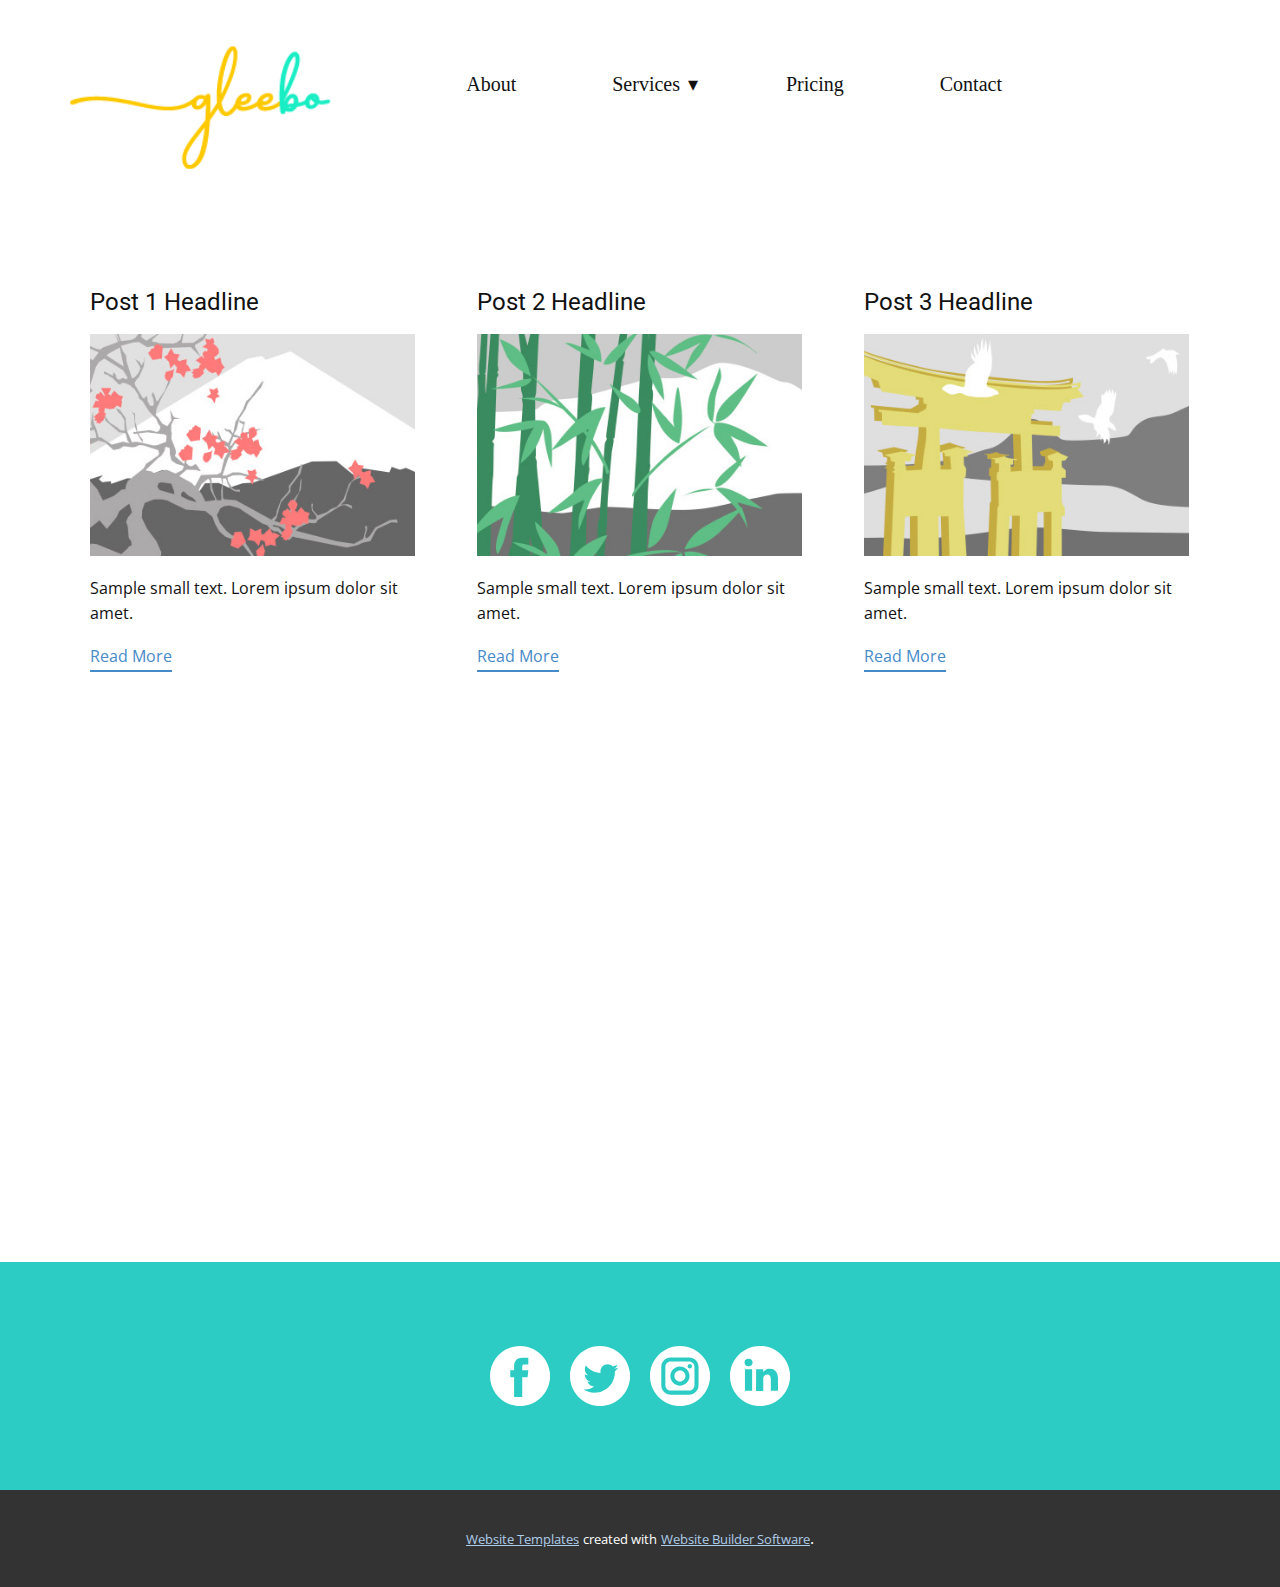
<file: Blog-Template.html>
<!DOCTYPE html>
<html style="font-size: 16px;" lang="en-IN">
  <head>
    <meta name="viewport" content="width=device-width, initial-scale=1.0">
    <meta charset="utf-8">
    <meta name="keywords" content="Mental Health, Mental Wellness, Therapy, Group Therapy, Art Therapy, Self-Help Groups">
    <meta name="description" content="Gleebo is India's first platform that provides access to group &amp; personal therapy! Join others and improve your life through activities you love. All this at the cheapest price in India. ">
    <meta name="page_type" content="np-template-header-footer-from-plugin">
    <title>Blog Template</title>
    <link rel="stylesheet" href="nicepage.css" media="screen">
<link rel="stylesheet" href="Blog-Template.css" media="screen">
    <script class="u-script" type="text/javascript" src="jquery.js" defer=""></script>
    <script class="u-script" type="text/javascript" src="nicepage.js" defer=""></script>
    <link rel="icon" href="images/favicon.png">
    
    <link id="u-theme-google-font" rel="stylesheet" href="https://fonts.googleapis.com/css?family=Roboto:100,100i,300,300i,400,400i,500,500i,700,700i,900,900i|Open+Sans:300,300i,400,400i,600,600i,700,700i,800,800i">
    
    
    
    <script type="application/ld+json">{
		"@context": "http://schema.org",
		"@type": "Organization",
		"name": "Gleebo",
		"url": "index.html",
		"logo": "images/Artboard12.svg",
		"sameAs": [
				"https://www.facebook.com/gleeboapp",
				"https://twitter.com/gleebo_app",
				"https://www.instagram.com/gleebo.app/",
				"https://www.linkedin.com/company/gleebo/"
		]
}</script>
    <meta property="og:title" content="Blog Template">
    <meta property="og:type" content="website">
    <meta property="og:description" content="Gleebo is India&amp;apos;s first platform that provides access to group &amp;amp; personal therapy! Join others and improve your life through activities you love. All this at the cheapest price in India. ">
    <meta name="theme-color" content="#478ac9">
    <link rel="canonical" href="index.html">
    <meta property="og:url" content="index.html">
    <meta name="twitter:site" content="@">
    <meta name="twitter:card" content="summary_large_image">
    <meta name="twitter:title" content="Blog Template">
    <meta name="twitter:description" content="Gleebo">
  </head>
  <body class="u-body"><header class="u-clearfix u-header u-header" id="sec-4e8f"><div class="u-clearfix u-sheet u-sheet-1">
        <nav class="u-dropdown-icon u-menu u-menu-dropdown u-offcanvas u-menu-1">
          <div class="menu-collapse u-custom-font" style="font-size: 1.25rem; letter-spacing: 0px; font-family: Manrope-Regular;">
            <a class="u-button-style u-custom-left-right-menu-spacing u-custom-padding-bottom u-custom-top-bottom-menu-spacing u-nav-link u-text-active-palette-1-base u-text-hover-palette-2-base" href="#" style="padding: 4px 14px; font-size: calc(1em + 8px);">
              <svg><use xmlns:xlink="http://www.w3.org/1999/xlink" xlink:href="#menu-hamburger"></use></svg>
              <svg version="1.1" xmlns="http://www.w3.org/2000/svg" xmlns:xlink="http://www.w3.org/1999/xlink"><defs><symbol id="menu-hamburger" viewBox="0 0 16 16" style="width: 16px; height: 16px;"><rect y="1" width="16" height="2"></rect><rect y="7" width="16" height="2"></rect><rect y="13" width="16" height="2"></rect>
</symbol>
</defs></svg>
            </a>
          </div>
          <div class="u-custom-menu u-nav-container">
            <ul class="u-custom-font u-nav u-unstyled u-nav-1"><li class="u-nav-item"><a class="u-button-style u-nav-link u-text-active-palette-1-base u-text-hover-palette-2-base" href="About.html" style="padding: 10px 48px;">About</a>
</li><li class="u-nav-item"><a class="u-button-style u-nav-link u-text-active-palette-1-base u-text-hover-palette-2-base" href="Gleebo-Web-Landing.html#sec-2c7d" data-page-id="467815434" style="padding: 10px 48px;">Services</a><div class="u-nav-popup"><ul class="u-h-spacing-20 u-nav u-unstyled u-v-spacing-10"><li class="u-nav-item"><a class="u-button-style u-nav-link" href="Gleebo-Web-Landing.html#sec-2c7d" data-page-id="467815434">For Individuals</a>
</li><li class="u-nav-item"><a class="u-button-style u-nav-link" href="Gleebo-Web-Landing.html#carousel-6e05" data-page-id="467815434">For Employers</a>
</li><li class="u-nav-item"><a class="u-button-style u-nav-link" href="#">For Schools</a>
</li><li class="u-nav-item"><a class="u-button-style u-nav-link" href="#">For Universities</a>
</li></ul>
</div>
</li><li class="u-nav-item"><a class="u-button-style u-nav-link u-text-active-palette-1-base u-text-hover-palette-2-base" style="padding: 10px 48px;">Pricing</a>
</li><li class="u-nav-item"><a class="u-button-style u-nav-link u-text-active-palette-1-base u-text-hover-palette-2-base" href="Contact.html" style="padding: 10px 48px;">Contact</a>
</li></ul>
          </div>
          <div class="u-custom-menu u-nav-container-collapse">
            <div class="u-black u-container-style u-inner-container-layout u-opacity u-opacity-95 u-sidenav">
              <div class="u-sidenav-overflow">
                <div class="u-menu-close"></div>
                <ul class="u-align-center u-nav u-popupmenu-items u-unstyled u-nav-3"><li class="u-nav-item"><a class="u-button-style u-nav-link" href="About.html" style="padding: 10px 16px;">About</a>
</li><li class="u-nav-item"><a class="u-button-style u-nav-link" href="Gleebo-Web-Landing.html#sec-2c7d" data-page-id="467815434" style="padding: 10px 16px;">Services</a><div class="u-nav-popup"><ul class="u-h-spacing-20 u-nav u-unstyled u-v-spacing-10"><li class="u-nav-item"><a class="u-button-style u-nav-link" href="Gleebo-Web-Landing.html#sec-2c7d" data-page-id="467815434">For Individuals</a>
</li><li class="u-nav-item"><a class="u-button-style u-nav-link" href="Gleebo-Web-Landing.html#carousel-6e05" data-page-id="467815434">For Employers</a>
</li><li class="u-nav-item"><a class="u-button-style u-nav-link" href="#">For Schools</a>
</li><li class="u-nav-item"><a class="u-button-style u-nav-link" href="#">For Universities</a>
</li></ul>
</div>
</li><li class="u-nav-item"><a class="u-button-style u-nav-link" style="padding: 10px 16px;">Pricing</a>
</li><li class="u-nav-item"><a class="u-button-style u-nav-link" href="Contact.html" style="padding: 10px 16px;">Contact</a>
</li></ul>
              </div>
            </div>
            <div class="u-black u-menu-overlay u-opacity u-opacity-70"></div>
          </div>
        </nav>
        <a href="https://www.gleebo.in" class="u-image u-logo u-image-1" data-image-width="254" data-image-height="120" title="GleeboLogo">
          <img src="images/Artboard12.svg" class="u-logo-image u-logo-image-1" data-image-width="261.1113">
        </a>
      </div></header>
    <section class="u-clearfix u-section-1" id="sec-e8ca">
      <div class="u-clearfix u-sheet u-valign-middle u-sheet-1"><!--blog--><!--blog_options_json--><!--{"type":"Recent","source":"","tags":"","count":""}--><!--/blog_options_json-->
        <div class="u-blog u-expanded-width u-repeater u-repeater-1"><!--blog_post-->
          <div class="u-blog-post u-container-style u-repeater-item u-white u-repeater-item-1">
            <div class="u-container-layout u-similar-container u-valign-top u-container-layout-1"><!--blog_post_header-->
              <h4 class="u-blog-control u-text u-text-1">
                <a class="u-post-header-link" href="blog/post.html"><!--blog_post_header_content-->Post 1 Headline<!--/blog_post_header_content--></a>
              </h4><!--/blog_post_header--><!--blog_post_image-->
              <img alt="" class="u-blog-control u-expanded-width u-image u-image-default u-image-1" src="images/3.jpeg"><!--/blog_post_image--><!--blog_post_content-->
              <div class="u-blog-control u-post-content u-text u-text-2"><!--blog_post_content_content-->Sample small text. Lorem ipsum dolor sit amet.<!--/blog_post_content_content--></div><!--/blog_post_content--><!--blog_post_readmore-->
              <a href="blog/post.html" class="u-blog-control u-border-2 u-border-palette-1-base u-btn u-btn-rectangle u-button-style u-none u-btn-1"><!--blog_post_readmore_content-->Read More<!--/blog_post_readmore_content--></a><!--/blog_post_readmore-->
            </div>
          </div><!--/blog_post--><!--blog_post-->
          <div class="u-blog-post u-container-style u-repeater-item u-video-cover u-white">
            <div class="u-container-layout u-similar-container u-valign-top u-container-layout-2"><!--blog_post_header-->
              <h4 class="u-blog-control u-text u-text-3">
                <a class="u-post-header-link" href="blog/post-1.html"><!--blog_post_header_content-->Post 2 Headline<!--/blog_post_header_content--></a>
              </h4><!--/blog_post_header--><!--blog_post_image-->
              <img alt="" class="u-blog-control u-expanded-width u-image u-image-default u-image-2" src="images/4.jpeg"><!--/blog_post_image--><!--blog_post_content-->
              <div class="u-blog-control u-post-content u-text u-text-4"><!--blog_post_content_content-->Sample small text. Lorem ipsum dolor sit amet.<!--/blog_post_content_content--></div><!--/blog_post_content--><!--blog_post_readmore-->
              <a href="blog/post-1.html" class="u-blog-control u-border-2 u-border-palette-1-base u-btn u-btn-rectangle u-button-style u-none u-btn-2"><!--blog_post_readmore_content-->Read More<!--/blog_post_readmore_content--></a><!--/blog_post_readmore-->
            </div>
          </div><!--/blog_post--><!--blog_post-->
          <div class="u-blog-post u-container-style u-repeater-item u-video-cover u-white">
            <div class="u-container-layout u-similar-container u-valign-top u-container-layout-3"><!--blog_post_header-->
              <h4 class="u-blog-control u-text u-text-5">
                <a class="u-post-header-link" href="blog/post-2.html"><!--blog_post_header_content-->Post 3 Headline<!--/blog_post_header_content--></a>
              </h4><!--/blog_post_header--><!--blog_post_image-->
              <img alt="" class="u-blog-control u-expanded-width u-image u-image-default u-image-3" src="images/5.jpeg"><!--/blog_post_image--><!--blog_post_content-->
              <div class="u-blog-control u-post-content u-text u-text-6"><!--blog_post_content_content-->Sample small text. Lorem ipsum dolor sit amet.<!--/blog_post_content_content--></div><!--/blog_post_content--><!--blog_post_readmore-->
              <a href="blog/post-2.html" class="u-blog-control u-border-2 u-border-palette-1-base u-btn u-btn-rectangle u-button-style u-none u-btn-3"><!--blog_post_readmore_content-->Read More<!--/blog_post_readmore_content--></a><!--/blog_post_readmore-->
            </div>
          </div><!--/blog_post-->
        </div><!--/blog-->
      </div>
    </section>
    <section class="u-clearfix u-section-2" id="sec-4f25">
      <div class="u-clearfix u-sheet u-sheet-1"></div>
    </section>
    
    
    <footer class="u-align-left u-clearfix u-footer u-palette-4-dark-1 u-footer" id="sec-f58f"><div class="u-clearfix u-sheet u-sheet-1">
        <div class="u-align-left u-social-icons u-spacing-20 u-social-icons-1">
          <a class="u-social-url" target="_blank" href="https://www.facebook.com/gleeboapp" title="Facebook"><span class="u-icon u-icon-circle u-social-facebook u-social-icon u-icon-1">
          <svg class="u-svg-link" preserveAspectRatio="xMidYMin slice" viewBox="0 0 112 112" style=""><use xmlns:xlink="http://www.w3.org/1999/xlink" xlink:href="#svg-b746"></use></svg>
          <svg x="0px" y="0px" viewBox="0 0 112 112" id="svg-b746" class="u-svg-content"><path d="M56.1,0C25.1,0,0,25.1,0,56.1c0,31,25.1,56.1,56.1,56.1c31,0,56.1-25.1,56.1-56.1C112.2,25.1,87.1,0,56.1,0z M71.6,34.3h-8.2c-1.3,0-3.2,0.7-3.2,3.5v7.6h11.3l-1.3,12.9h-10V95H45V58.3h-7.2V45.4H45v-8.3c0-6,2.8-15.3,15.3-15.3l11.2,0V34.3z "></path></svg>
        </span>
          </a>
          <a class="u-social-url" target="_blank" href="https://twitter.com/gleebo_app" title="Twitter"><span class="u-icon u-icon-circle u-social-icon u-social-twitter u-icon-2">
          <svg class="u-svg-link" preserveAspectRatio="xMidYMin slice" viewBox="0 0 112 112" style=""><use xmlns:xlink="http://www.w3.org/1999/xlink" xlink:href="#svg-ee89"></use></svg>
          <svg x="0px" y="0px" viewBox="0 0 112 112" id="svg-ee89" class="u-svg-content"><path d="M56.1,0C25.1,0,0,25.1,0,56.1s25.1,56.1,56.1,56.1s56.1-25.1,56.1-56.1S87.1,0,56.1,0z M83.8,47.3 c0,0.6,0,1.2,0,1.7c0,17.7-13.5,38.2-38.2,38.2c-7.6,0-14.6-2.2-20.6-6c1,0.1,2.1,0.2,3.2,0.2c6.3,0,12.1-2.1,16.7-5.7 c-5.9-0.1-10.8-4-12.5-9.3c0.8,0.2,1.7,0.2,2.5,0.2c1.2,0,2.4-0.2,3.5-0.5c-6.1-1.2-10.8-6.7-10.8-13.1c0-0.1,0-0.1,0-0.2 c1.8,1,3.9,1.6,6.1,1.7c-3.6-2.4-6-6.5-6-11.2c0-2.5,0.7-4.8,1.8-6.7c6.6,8.1,16.5,13.5,27.6,14c-0.2-1-0.3-2-0.3-3.1 c0-7.4,6-13.4,13.4-13.4c3.9,0,7.3,1.6,9.8,4.2c3.1-0.6,5.9-1.7,8.5-3.3c-1,3.1-3.1,5.8-5.9,7.4c2.7-0.3,5.3-1,7.7-2.1 C88.7,43,86.4,45.4,83.8,47.3z"></path></svg>
        </span>
          </a>
          <a class="u-social-url" target="_blank" href="https://www.instagram.com/gleebo.app/" title="Instagram"><span class="u-icon u-icon-circle u-social-icon u-social-instagram u-icon-3">
          <svg class="u-svg-link" preserveAspectRatio="xMidYMin slice" viewBox="0 0 112 112" style=""><use xmlns:xlink="http://www.w3.org/1999/xlink" xlink:href="#svg-1a1a"></use></svg>
          <svg x="0px" y="0px" viewBox="0 0 112 112" id="svg-1a1a" class="u-svg-content"><path d="M56.1,0C25.1,0,0,25.1,0,56.1c0,31,25.1,56.1,56.1,56.1c31,0,56.1-25.1,56.1-56.1C112.2,25.1,87.1,0,56.1,0z M90.6,73.4c0,9.6-7.8,17.5-17.5,17.5H38.6c-9.6,0-17.5-7.9-17.5-17.6V38.8c0-9.6,7.8-17.5,17.5-17.5h34.5c9.6,0,17.5,7.8,17.5,17.5 V73.4z"></path><path d="M73.1,28.9H38.6c-5.4,0-9.9,4.4-9.9,9.9v34.5c0,5.4,4.4,9.9,9.9,9.9h34.5c5.4,0,9.9-4.4,9.9-9.9V38.8 C83,33.4,78.6,28.9,73.1,28.9z M55.9,74C46,74,38,66,38,56.1c0-9.9,8-17.9,17.9-17.9c9.9,0,17.9,8,17.9,17.9 C73.8,66,65.8,74,55.9,74z M74.3,41.9c-2.3,0-4.2-1.9-4.2-4.2s1.9-4.2,4.2-4.2c2.3,0,4.2,1.9,4.2,4.2S76.6,41.9,74.3,41.9z"></path><path d="M55.9,45.8c-5.7,0-10.4,4.6-10.3,10.3c0,5.7,4.6,10.3,10.3,10.3s10.3-4.6,10.3-10.3 C66.2,50.4,61.6,45.8,55.9,45.8z"></path></svg>
        </span>
          </a>
          <a class="u-social-url" target="_blank" href="https://www.linkedin.com/company/gleebo/" title="LinkedIn"><span class="u-icon u-icon-circle u-social-icon u-social-linkedin u-icon-4">
          <svg class="u-svg-link" preserveAspectRatio="xMidYMin slice" viewBox="0 0 112 112" style=""><use xmlns:xlink="http://www.w3.org/1999/xlink" xlink:href="#svg-91b0"></use></svg>
          <svg x="0px" y="0px" viewBox="0 0 112 112" id="svg-91b0" class="u-svg-content"><path d="M62.1,49.3v-0.1C62.1,49.2,62,49.2,62.1,49.3L62.1,49.3z"></path><path d="M56.1,0C25.1,0,0,25.1,0,56.1s25.1,56.1,56.1,56.1c31,0,56.1-25.1,56.1-56.1S87.1,0,56.1,0z M41.3,83.7H27.9 V43.4h13.4V83.7z M34.6,37.9L34.6,37.9c-4.6,0-7.5-3.1-7.5-7c0-4,3-7,7.6-7c4.6,0,7.4,3,7.5,7C42.2,34.8,39.2,37.9,34.6,37.9z M89.6,83.7H76.2V62.2c0-5.4-1.9-9.1-6.8-9.1c-3.7,0-5.9,2.5-6.9,4.9c-0.4,0.9-0.4,2.1-0.4,3.3v22.5H48.7c0,0,0.2-36.5,0-40.3h13.4 v5.7c1.8-2.7,5-6.7,12.1-6.7c8.8,0,15.4,5.8,15.4,18.1V83.7z"></path></svg>
        </span>
          </a>
        </div>
      </div></footer>
    <section class="u-backlink u-clearfix u-grey-80">
      <a class="u-link" href="https://nicepage.com/website-templates" target="_blank">
        <span>Website Templates</span>
      </a>
      <p class="u-text">
        <span>created with</span>
      </p>
      <a class="u-link" href="https://nicepage.com/" target="_blank">
        <span>Website Builder Software</span>
      </a>. 
    </section>
  </body>
</html>
</file>
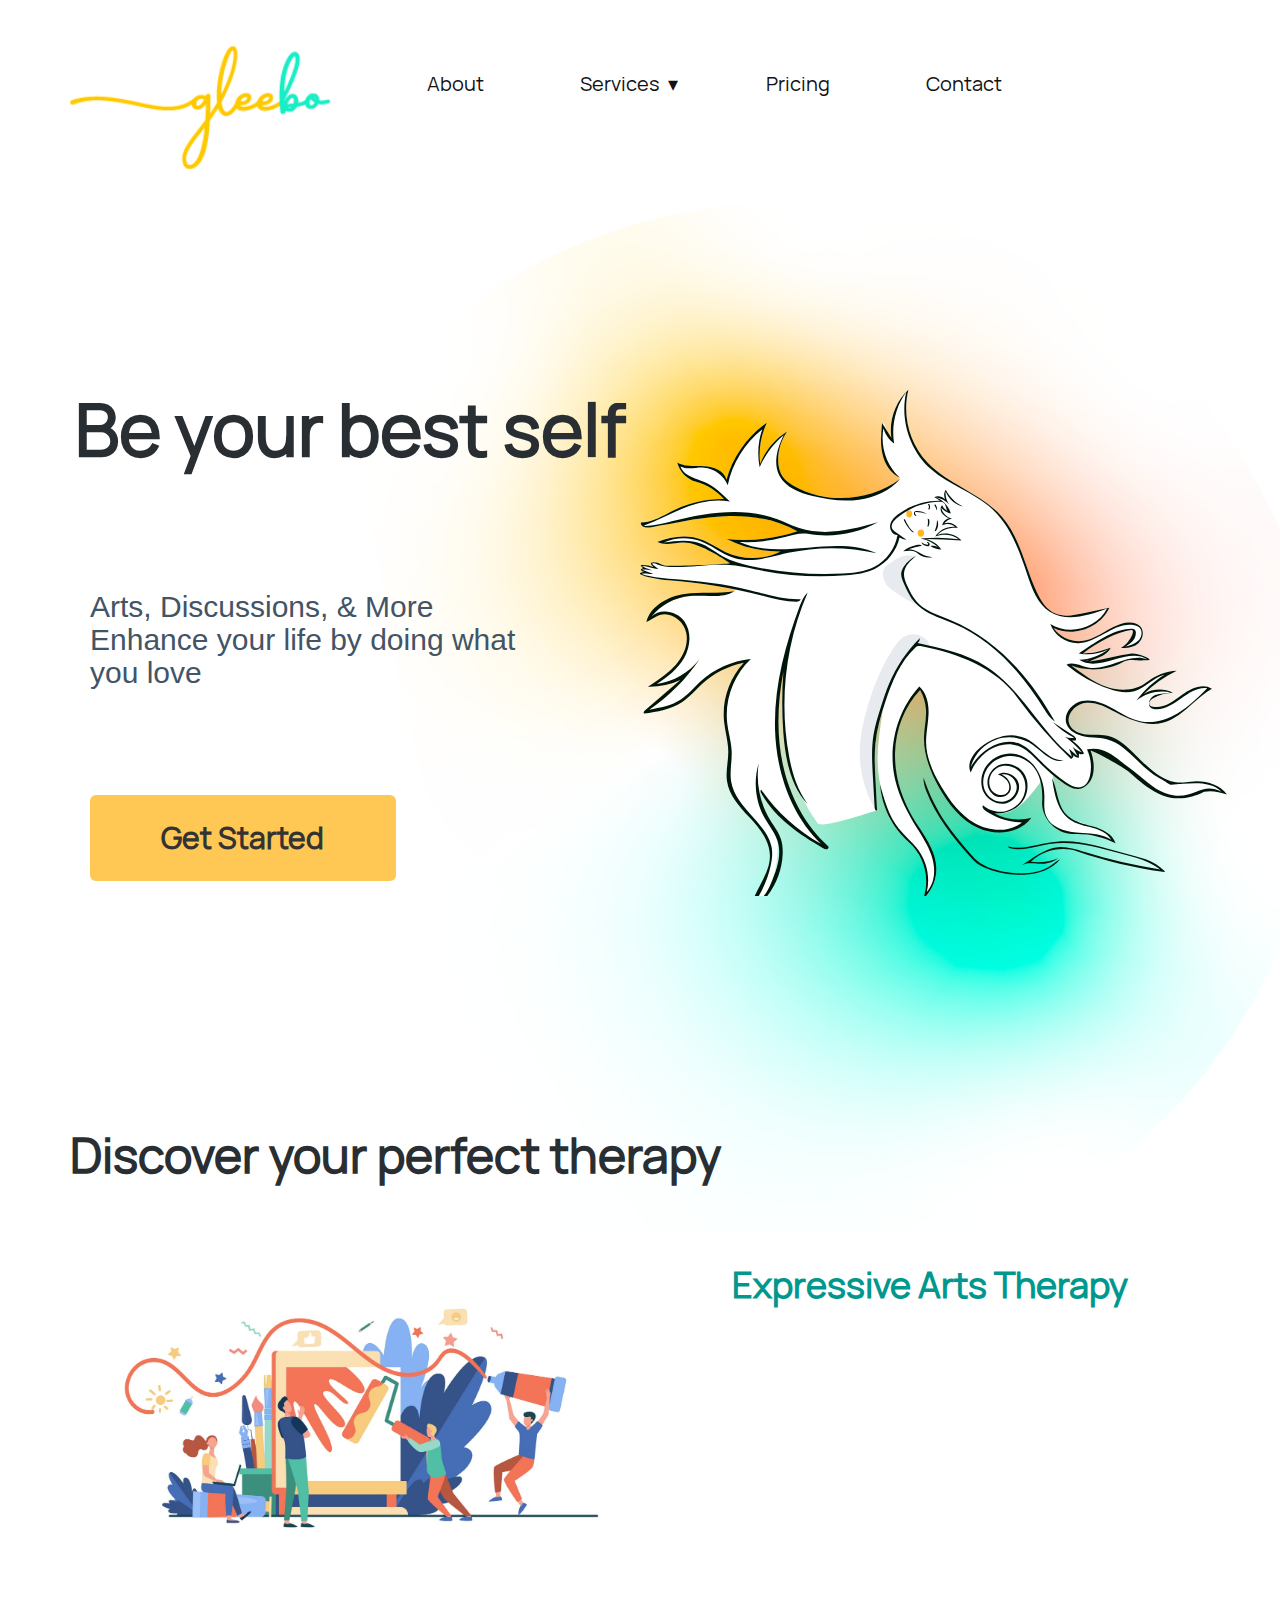
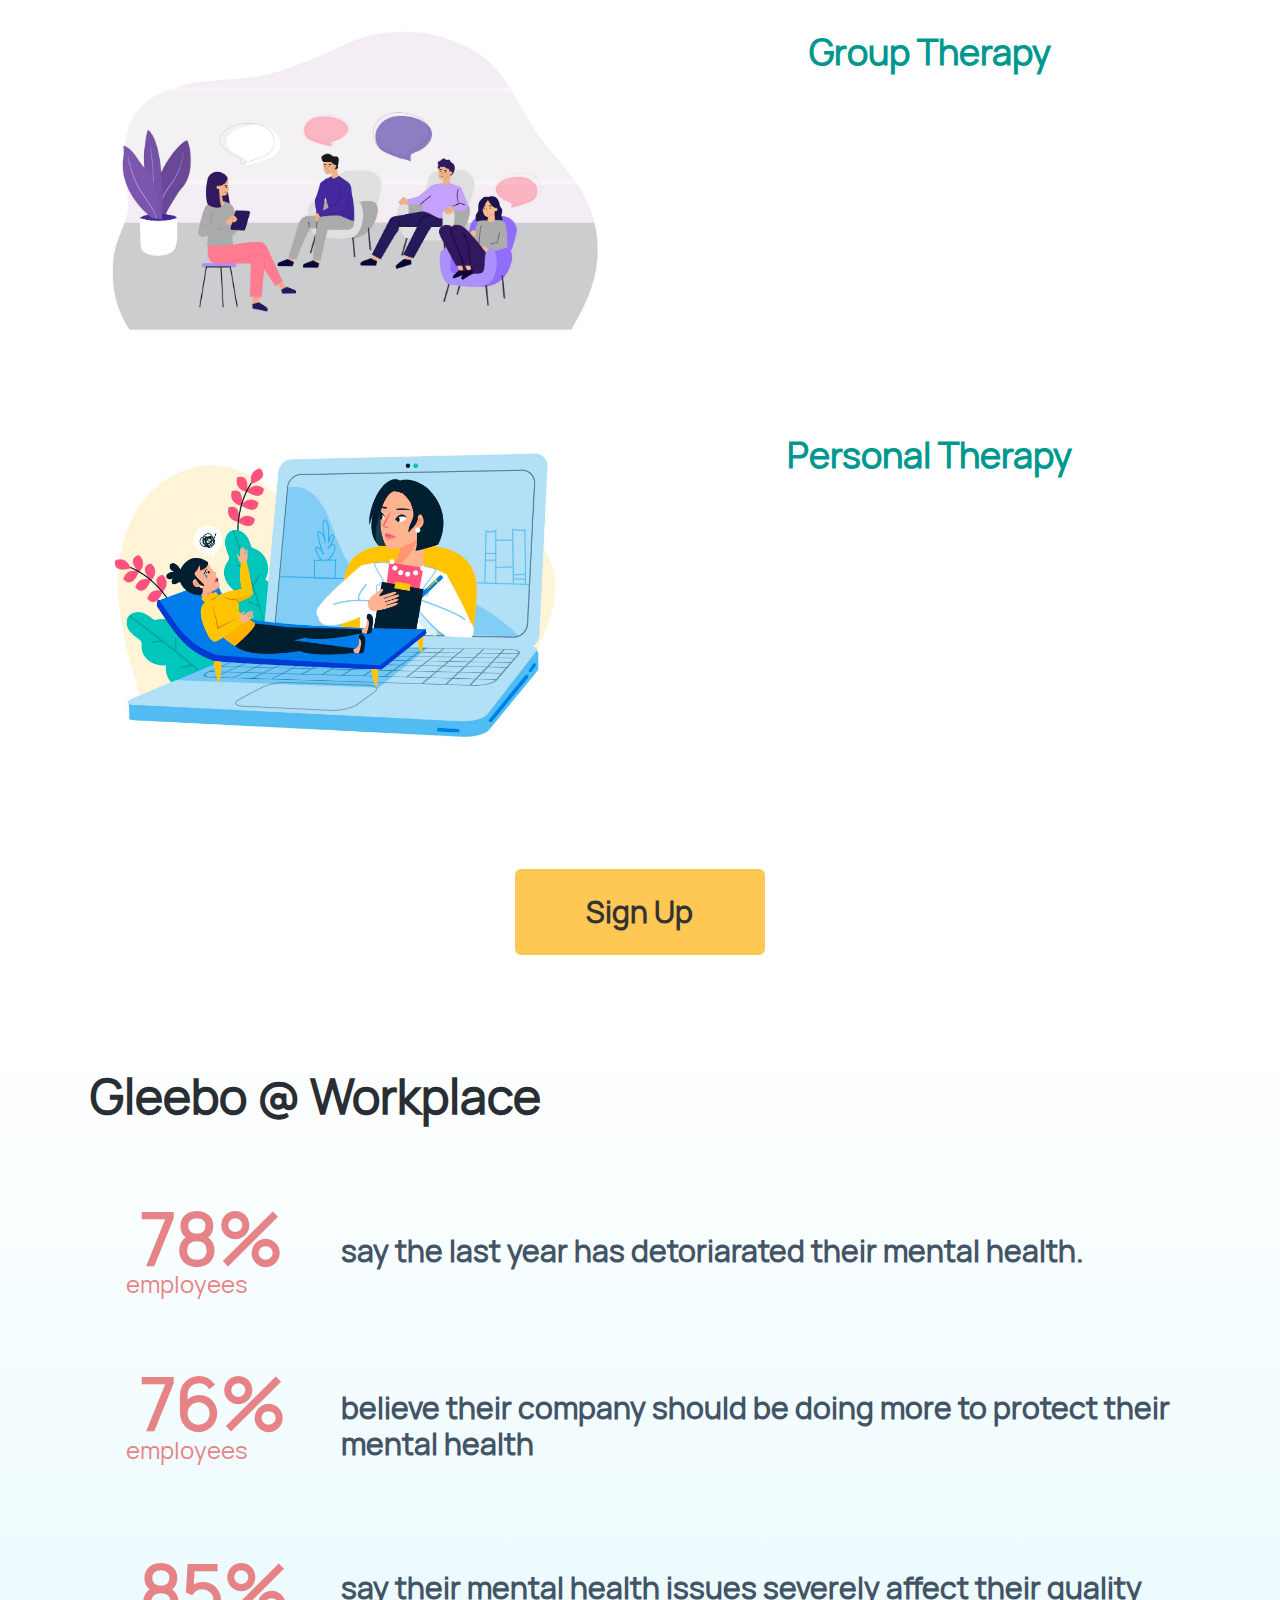
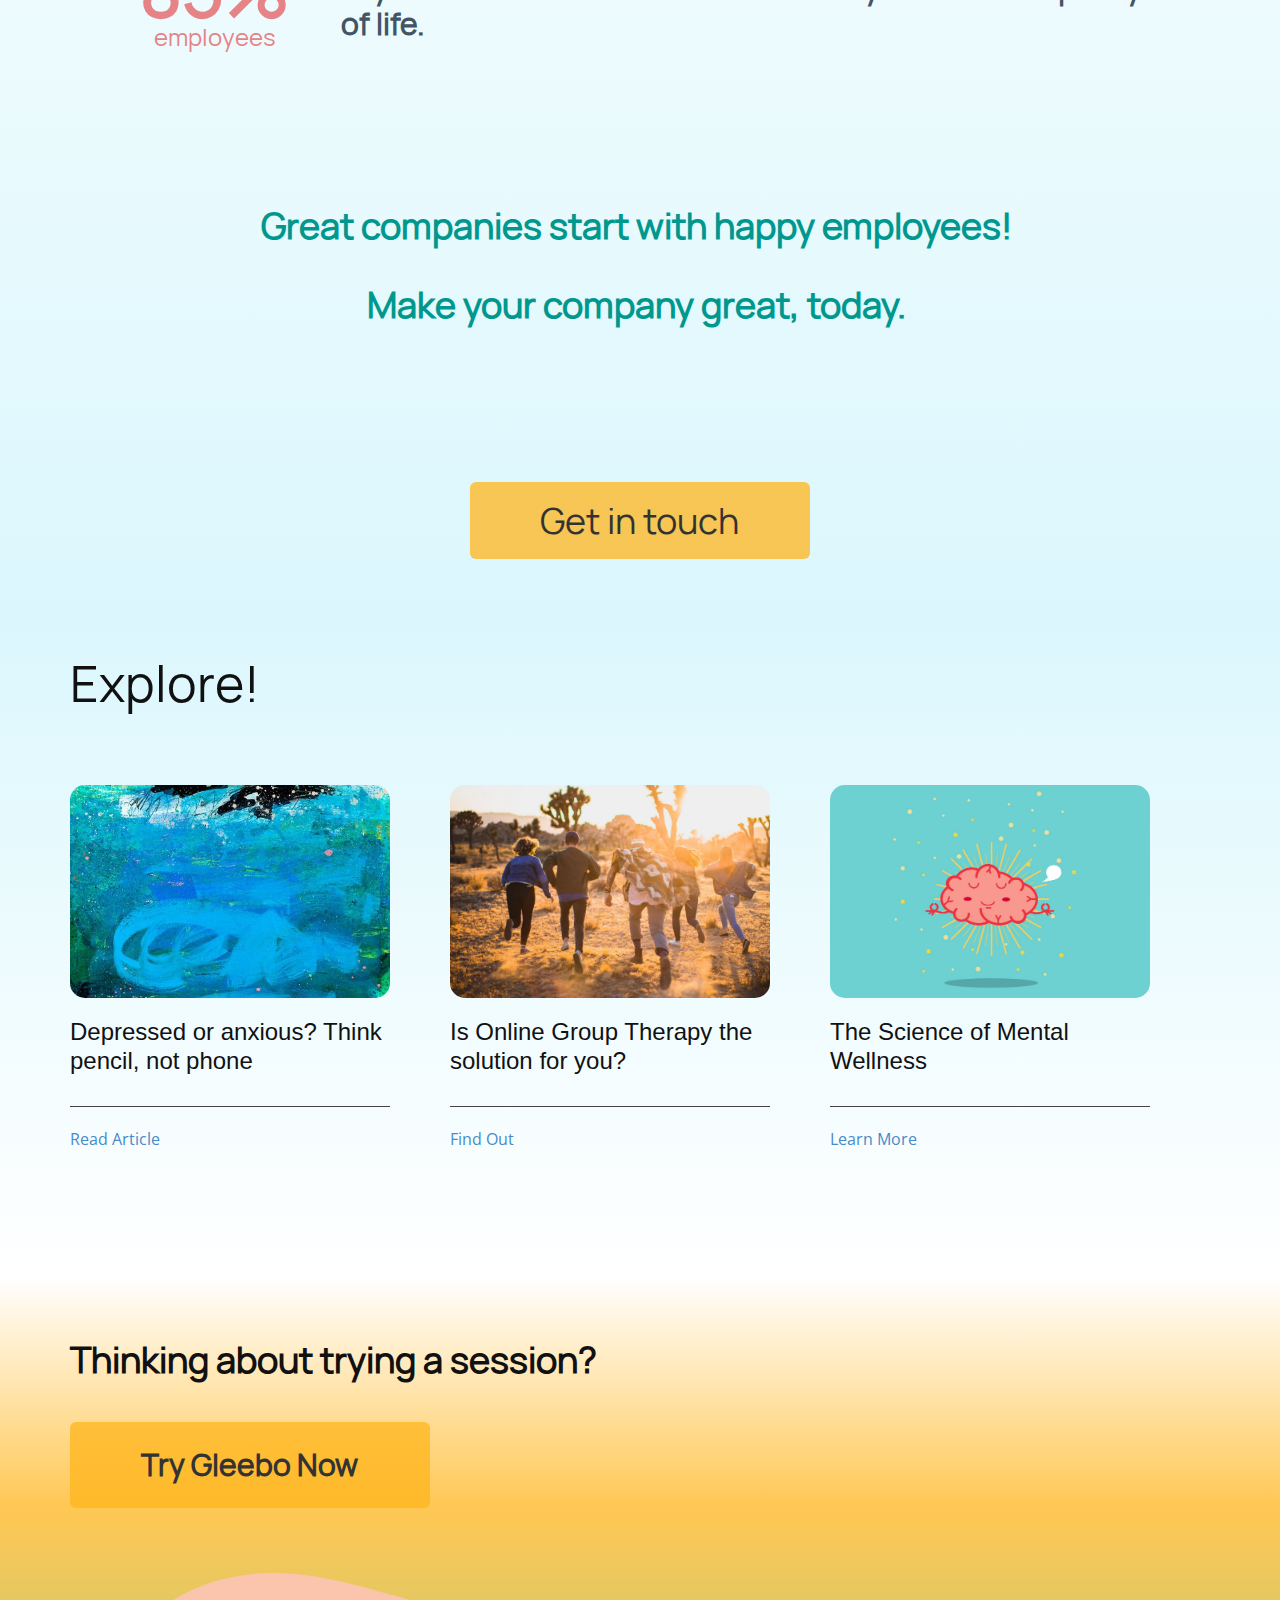
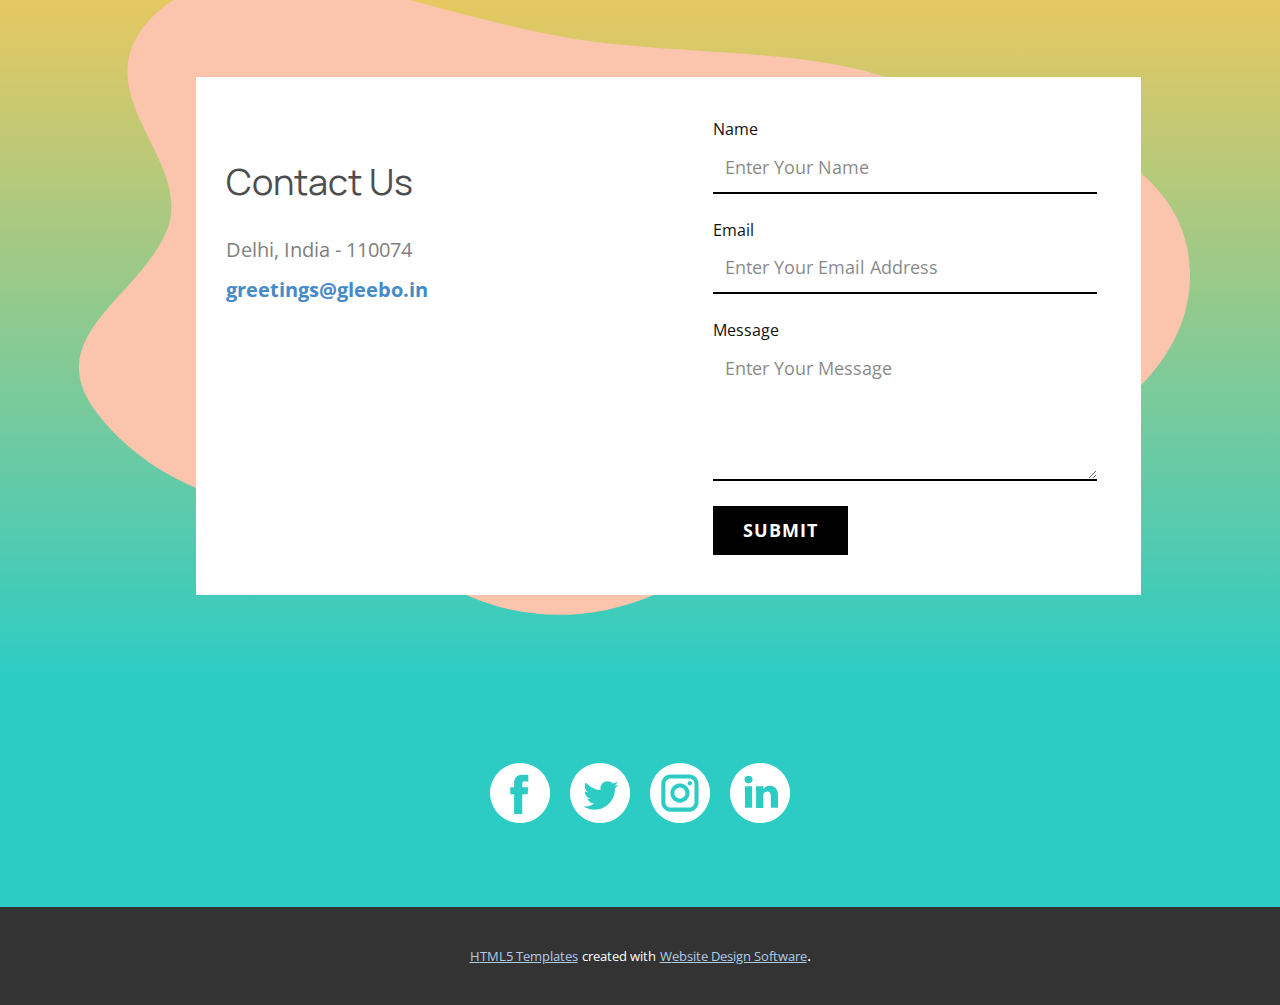
<file: Gleebo-Web-Landing.html>
<!DOCTYPE html>
<html style="font-size: 16px;" lang="en-IN">
  <head>
    <meta name="viewport" content="width=device-width, initial-scale=1.0">
    <meta charset="utf-8">
    <meta name="keywords" content="Mental Health, Mental Wellness, Psychology, Therapy, Group Therapy, Self-Help, Depression, Anxiety, Stress, Meditation, Mindfullness, Workshops, Self-Improvement">
    <meta name="description" content="Gleebo offers unique forms of therapy for the cheapest price in India, in order to make therapy more accessible. With group therapy, you can also take advantage of the social interactions to make therapy more approachable! Come, lead a more peaceful and satisfied life! 
From Corporate Wellness (including Employee Assistance Programs (EAP)) to solutions for schools &amp; universities, Gleebo takes care of all your Mental Wellness needs ">
    <meta name="page_type" content="np-template-header-footer-from-plugin">
    <title>Gleebo - One Stop For Mental Wellness </title>
    <link rel="stylesheet" href="nicepage.css" media="screen">
<link rel="stylesheet" href="Gleebo-Web-Landing.css" media="screen">
    <script class="u-script" type="text/javascript" src="jquery.js" defer=""></script>
    <script class="u-script" type="text/javascript" src="nicepage.js" defer=""></script>
    <link rel="icon" href="images/favicon.png">
    
    <link id="u-theme-google-font" rel="stylesheet" href="https://fonts.googleapis.com/css?family=Roboto:100,100i,300,300i,400,400i,500,500i,700,700i,900,900i|Open+Sans:300,300i,400,400i,600,600i,700,700i,800,800i">
    
    
    
    
    
    
    
    <script type="application/ld+json">{
		"@context": "http://schema.org",
		"@type": "Organization",
		"name": "Gleebo",
		"url": "index.html",
		"logo": "images/Artboard12.svg",
		"sameAs": [
				"https://www.facebook.com/gleeboapp",
				"https://twitter.com/gleebo_app",
				"https://www.instagram.com/gleebo.app/",
				"https://www.linkedin.com/company/gleebo/"
		]
}</script>
    <meta property="og:title" content="Gleebo - One Stop For Mental Wellness ">
    <meta property="og:type" content="website">
    <meta property="og:description" content="Gleebo offers unique forms of therapy for the cheapest price in India, in order to make therapy more accessible. With group therapy, you can also take advantage of the social interactions to make therapy more approachable! Come, lead a more peaceful and satisfied life! 
From Corporate Wellness (including Employee Assistance Programs (EAP)) to solutions for schools &amp; universities, Gleebo takes care of all your Mental Wellness needs ">
    <meta name="theme-color" content="#478ac9">
    <link rel="canonical" href="index.html">
    <meta property="og:url" content="index.html">
    <meta name="twitter:site" content="@">
    <meta name="twitter:card" content="summary_large_image">
    <meta name="twitter:title" content="Gleebo - One Stop For Mental Wellness ">
    <meta name="twitter:description" content="Gleebo">
  </head>
  <body class="u-body"><header class="u-clearfix u-header u-header" id="sec-4e8f"><div class="u-clearfix u-sheet u-sheet-1">
        <nav class="u-dropdown-icon u-menu u-menu-dropdown u-offcanvas u-menu-1">
          <div class="menu-collapse u-custom-font" style="font-size: 1.25rem; letter-spacing: 0px; font-family: Manrope-Regular;">
            <a class="u-button-style u-custom-left-right-menu-spacing u-custom-padding-bottom u-custom-top-bottom-menu-spacing u-nav-link u-text-active-palette-1-base u-text-hover-palette-2-base" href="#" style="padding: 4px 14px; font-size: calc(1em + 8px);">
              <svg><use xmlns:xlink="http://www.w3.org/1999/xlink" xlink:href="#menu-hamburger"></use></svg>
              <svg version="1.1" xmlns="http://www.w3.org/2000/svg" xmlns:xlink="http://www.w3.org/1999/xlink"><defs><symbol id="menu-hamburger" viewBox="0 0 16 16" style="width: 16px; height: 16px;"><rect y="1" width="16" height="2"></rect><rect y="7" width="16" height="2"></rect><rect y="13" width="16" height="2"></rect>
</symbol>
</defs></svg>
            </a>
          </div>
          <div class="u-custom-menu u-nav-container">
            <ul class="u-custom-font u-nav u-unstyled u-nav-1"><li class="u-nav-item"><a class="u-button-style u-nav-link u-text-active-palette-1-base u-text-hover-palette-2-base" href="About.html" style="padding: 10px 48px;">About</a>
</li><li class="u-nav-item"><a class="u-button-style u-nav-link u-text-active-palette-1-base u-text-hover-palette-2-base" href="Gleebo-Web-Landing.html#sec-2c7d" data-page-id="467815434" style="padding: 10px 48px;">Services</a><div class="u-nav-popup"><ul class="u-h-spacing-20 u-nav u-unstyled u-v-spacing-10"><li class="u-nav-item"><a class="u-button-style u-nav-link" href="Gleebo-Web-Landing.html#sec-2c7d" data-page-id="467815434">For Individuals</a>
</li><li class="u-nav-item"><a class="u-button-style u-nav-link" href="Gleebo-Web-Landing.html#carousel-6e05" data-page-id="467815434">For Employers</a>
</li><li class="u-nav-item"><a class="u-button-style u-nav-link" href="#">For Schools</a>
</li><li class="u-nav-item"><a class="u-button-style u-nav-link" href="#">For Universities</a>
</li></ul>
</div>
</li><li class="u-nav-item"><a class="u-button-style u-nav-link u-text-active-palette-1-base u-text-hover-palette-2-base" style="padding: 10px 48px;">Pricing</a>
</li><li class="u-nav-item"><a class="u-button-style u-nav-link u-text-active-palette-1-base u-text-hover-palette-2-base" href="Contact.html" style="padding: 10px 48px;">Contact</a>
</li></ul>
          </div>
          <div class="u-custom-menu u-nav-container-collapse">
            <div class="u-black u-container-style u-inner-container-layout u-opacity u-opacity-95 u-sidenav">
              <div class="u-sidenav-overflow">
                <div class="u-menu-close"></div>
                <ul class="u-align-center u-nav u-popupmenu-items u-unstyled u-nav-3"><li class="u-nav-item"><a class="u-button-style u-nav-link" href="About.html" style="padding: 10px 16px;">About</a>
</li><li class="u-nav-item"><a class="u-button-style u-nav-link" href="Gleebo-Web-Landing.html#sec-2c7d" data-page-id="467815434" style="padding: 10px 16px;">Services</a><div class="u-nav-popup"><ul class="u-h-spacing-20 u-nav u-unstyled u-v-spacing-10"><li class="u-nav-item"><a class="u-button-style u-nav-link" href="Gleebo-Web-Landing.html#sec-2c7d" data-page-id="467815434">For Individuals</a>
</li><li class="u-nav-item"><a class="u-button-style u-nav-link" href="Gleebo-Web-Landing.html#carousel-6e05" data-page-id="467815434">For Employers</a>
</li><li class="u-nav-item"><a class="u-button-style u-nav-link" href="#">For Schools</a>
</li><li class="u-nav-item"><a class="u-button-style u-nav-link" href="#">For Universities</a>
</li></ul>
</div>
</li><li class="u-nav-item"><a class="u-button-style u-nav-link" style="padding: 10px 16px;">Pricing</a>
</li><li class="u-nav-item"><a class="u-button-style u-nav-link" href="Contact.html" style="padding: 10px 16px;">Contact</a>
</li></ul>
              </div>
            </div>
            <div class="u-black u-menu-overlay u-opacity u-opacity-70"></div>
          </div>
        </nav>
        <a href="https://www.gleebo.in" class="u-image u-logo u-image-1" data-image-width="254" data-image-height="120" title="GleeboLogo">
          <img src="images/Artboard12.svg" class="u-logo-image u-logo-image-1" data-image-width="261.1113">
        </a>
      </div></header>
    <section class="u-clearfix u-section-1" id="sec-c727">
      <img src="images/ScreenShot2021-04-05at16.39.36.png" alt="" class="u-image u-image-default u-image-1" data-image-width="1144" data-image-height="1072">
      <img src="images/Frame4.svg" alt="" class="u-image u-image-default u-image-2" data-image-width="643" data-image-height="650">
      <h1 class="u-align-center-xs u-custom-font u-text u-text-palette-1-dark-3 u-text-1">Be your best self</h1>
      <a href="https://nicepage.com/k/parking-html-templates" class="u-btn u-btn-round u-button-style u-custom-color-2 u-custom-font u-hover-palette-1-light-1 u-radius-6 u-text-grey-80 u-btn-1">Get Started </a>
      <h1 class="u-align-center-xs u-custom-font u-font-arial u-text u-text-palette-1-dark-2 u-text-2">Arts, Discussions, &amp; More<br>Enhance your life by doing what you love<br>
      </h1>
    </section>
    <section class="u-align-left u-clearfix u-section-2" id="sec-2c7d">
      <div class="u-clearfix u-sheet u-sheet-1">
        <div id="carousel-6e05" data-interval="5000" data-u-ride="carousel" class="u-carousel u-slider u-slider-1">
          <ol class="u-absolute-hcenter u-carousel-indicators u-carousel-indicators-1">
            <li data-u-target="#carousel-6e05" class="u-active u-grey-30" data-u-slide-to="0"></li>
            <li data-u-target="#carousel-6e05" class="u-grey-30" data-u-slide-to="1"></li>
          </ol>
          <div class="u-carousel-inner" role="listbox">
            <div class="u-active u-carousel-item u-container-style u-slide">
              <div class="u-container-layout u-container-layout-1"></div>
            </div>
            <div class="u-carousel-item u-container-style u-slide">
              <div class="u-container-layout u-container-layout-2"></div>
            </div>
          </div>
          <a class="u-absolute-vcenter u-carousel-control u-carousel-control-prev u-spacing-5 u-text-grey-30 u-carousel-control-1" href="#carousel-6e05" role="button" data-u-slide="prev">
            <span aria-hidden="true">
              <svg viewBox="0 0 477.175 477.175"><path d="M145.188,238.575l215.5-215.5c5.3-5.3,5.3-13.8,0-19.1s-13.8-5.3-19.1,0l-225.1,225.1c-5.3,5.3-5.3,13.8,0,19.1l225.1,225
                    c2.6,2.6,6.1,4,9.5,4s6.9-1.3,9.5-4c5.3-5.3,5.3-13.8,0-19.1L145.188,238.575z"></path></svg>
            </span>
            <span class="sr-only">Previous</span>
          </a>
          <a class="u-absolute-vcenter u-carousel-control u-carousel-control-next u-spacing-5 u-text-grey-30 u-carousel-control-2" href="#carousel-6e05" role="button" data-u-slide="next">
            <span aria-hidden="true">
              <svg viewBox="0 0 477.175 477.175"><path d="M360.731,229.075l-225.1-225.1c-5.3-5.3-13.8-5.3-19.1,0s-5.3,13.8,0,19.1l215.5,215.5l-215.5,215.5
                    c-5.3,5.3-5.3,13.8,0,19.1c2.6,2.6,6.1,4,9.5,4c3.4,0,6.9-1.3,9.5-4l225.1-225.1C365.931,242.875,365.931,234.275,360.731,229.075z"></path></svg>
            </span>
            <span class="sr-only">Next</span>
          </a>
        </div>
        <h1 class="u-align-center-xs u-align-left-lg u-align-left-md u-align-left-sm u-align-left-xl u-custom-font u-text u-text-palette-1-dark-3 u-text-1">Discover your perfect therapy</h1>
        <div class="u-container-style u-group u-image u-radius-22 u-shape-round u-image-1" data-image-width="8000" data-image-height="4507">
          <div class="u-container-layout u-container-layout-3"></div>
        </div>
        <h3 class="u-align-center-xs u-custom-font u-text u-text-custom-color-4 u-text-2">Expressive Arts Therapy</h3>
        <div class="u-container-style u-expanded-width-xs u-group u-image u-radius-22 u-shape-round u-image-2" data-image-width="7500" data-image-height="5000">
          <div class="u-container-layout u-container-layout-4"></div>
        </div>
        <h3 class="u-custom-font u-text u-text-custom-color-4 u-text-3">Group Therapy</h3>
        <div class="u-container-style u-group u-image u-radius-22 u-shape-round u-image-3" data-image-width="2000" data-image-height="2000">
          <div class="u-container-layout u-container-layout-5"></div>
        </div>
        <h3 class="u-align-center-xs u-custom-font u-text u-text-custom-color-4 u-text-4">Personal Therapy</h3>
        <a href="https://nicepage.com/k/parking-html-templates" class="u-btn u-btn-round u-button-style u-custom-color-2 u-custom-font u-hover-palette-1-light-1 u-radius-6 u-text-grey-80 u-btn-1">Sign Up</a>
      </div>
    </section>
    <section class="u-clearfix u-gradient u-section-3" id="sec-898a">
      <div class="u-clearfix u-sheet u-sheet-1">
        <h1 class="u-align-center-xs u-align-left-lg u-align-left-md u-align-left-sm u-align-left-xl u-custom-font u-text u-text-palette-1-dark-3 u-text-1">Gleebo @ Workplace</h1>
        <h1 class="u-align-center-xs u-align-left-lg u-align-left-md u-align-left-sm u-align-left-xl u-custom-font u-text u-text-palette-2-light-1 u-text-2"><b>&nbsp;78%&nbsp;</b>
          <span style="font-size: 1.5rem;">employees</span>
        </h1>
        <h3 class="u-align-center-xs u-align-left-lg u-align-left-md u-align-left-sm u-align-left-xl u-custom-font u-text u-text-palette-1-dark-2 u-text-3"><b style="">say the last year has detoriarated their mental health.&nbsp;</b>
        </h3>
        <h1 class="u-align-center-xs u-align-left-lg u-align-left-md u-align-left-sm u-align-left-xl u-custom-font u-text u-text-palette-2-light-1 u-text-4"><b>&nbsp;76%&nbsp;</b>
          <span style="font-size: 1.5rem;">employees</span>
        </h1>
        <h3 class="u-align-center-xs u-align-left-lg u-align-left-md u-align-left-sm u-align-left-xl u-custom-font u-text u-text-palette-1-dark-2 u-text-5"><b style="">believe their company should be doing more to protect their mental health</b>&nbsp;&nbsp;<br>
        </h3>
        <h1 class="u-align-center-xs u-align-left-lg u-align-left-md u-align-left-sm u-align-left-xl u-custom-font u-text u-text-palette-2-light-1 u-text-6"><b>&nbsp;85%&nbsp;</b>
          <span style="font-size: 1.5rem;">employees</span>
        </h1>
        <h3 class="u-align-center-xs u-align-left-lg u-align-left-md u-align-left-sm u-align-left-xl u-custom-font u-text u-text-palette-1-dark-2 u-text-7"><b style="">say their mental health issues severely affect their quality of life.&nbsp;</b>&nbsp;<br>
        </h3>
        <h2 class="u-align-center u-custom-font u-text u-text-custom-color-4 u-text-default u-text-8">Great companies start with happy empl<span style="font-weight: 700;"></span>oyees!<br>
          <br>Make your company great, today.
        </h2>
        <a href="https://nicepage.com/k/parking-html-templates" class="u-btn u-btn-round u-button-style u-custom-color-2 u-custom-font u-hover-palette-1-light-1 u-radius-6 u-text-grey-80 u-btn-1">Get in touch</a>
      </div>
    </section>
    <section class="u-clearfix u-gradient u-section-4" id="sec-afb8">
      <div class="u-clearfix u-sheet u-sheet-1">
        <h2 class="u-custom-font u-text u-text-1">Explore!</h2>
        <div class="u-list u-list-1">
          <div class="u-repeater u-repeater-1">
            <div class="u-container-style u-list-item u-repeater-item">
              <div class="u-container-layout u-similar-container u-valign-top u-container-layout-1">
                <img alt="" class="u-expanded-width u-image u-image-round u-radius-15 u-image-1" data-image-width="500" data-image-height="495" src="images/1_JKDf4EbZD3HpFLKqUATwqg.jpeg">
                <h3 class="u-custom-font u-font-arial u-text u-text-2">Depressed or anxious? Think pencil, not phone</h3>
                <div class="u-border-1 u-border-grey-dark-1 u-expanded-width u-line u-line-horizontal u-line-1"></div>
                <a href="https://carinisabelknoop.medium.com/depressed-and-anxious-consider-a-paintbrush-or-pencil-not-phone-9a8ed3a60ec1" class="u-border-1 u-border-active-palette-2-base u-border-hover-palette-1-base u-btn u-button-style u-none u-text-palette-1-base u-btn-1" target="_blank">Read Article</a>
              </div>
            </div>
            <div class="u-container-style u-list-item u-repeater-item">
              <div class="u-container-layout u-similar-container u-valign-top u-container-layout-2">
                <img alt="" class="u-expanded-width u-image u-image-round u-radius-15 u-image-2" data-image-width="4603" data-image-height="3638" src="images/jed-villejo-bEcC0nyIp2g-unsplash1.jpg">
                <h3 class="u-custom-font u-font-arial u-text u-text-3">Is Online Group Therapy the solution for you?</h3>
                <div class="u-border-1 u-border-grey-dark-1 u-expanded-width u-line u-line-horizontal u-line-2"></div>
                <a href="https://hugagroup.medium.com/is-online-group-therapy-the-solution-for-you-f9402bbdc67c" class="u-border-1 u-border-active-palette-2-base u-border-hover-palette-1-base u-btn u-button-style u-none u-text-palette-1-base u-btn-2" target="_blank">Find Out</a>
              </div>
            </div>
            <div class="u-container-style u-list-item u-repeater-item">
              <div class="u-container-layout u-similar-container u-valign-top u-container-layout-3">
                <img alt="" class="u-expanded-width u-image u-image-round u-radius-15 u-image-3" data-image-width="3508" data-image-height="2480" src="images/1_H2pMY15Sxdwj8pzIQWeUSg1.jpeg">
                <h3 class="u-custom-font u-font-arial u-text u-text-4">The Science of Mental Wellness</h3>
                <div class="u-border-1 u-border-grey-dark-1 u-expanded-width u-line u-line-horizontal u-line-3"></div>
                <a href="https://medium.com/thrive-global/neuroplasticity-mental-wellness-continued-b9ff4edecd23" class="u-border-1 u-border-active-palette-2-base u-border-hover-palette-1-base u-btn u-button-style u-none u-text-palette-1-base u-btn-3" target="_blank">Learn More</a>
              </div>
            </div>
          </div>
        </div>
      </div>
    </section>
    <section class="u-align-left u-clearfix u-gradient u-section-5" id="sec-ae78">
      <div class="u-clearfix u-sheet u-sheet-1">
        <h3 class="u-custom-font u-text u-text-default u-text-1"><b style="">Thinking about trying a session?</b>
        </h3>
        <a href="https://nicepage.com/k/parking-html-templates" class="u-btn u-btn-round u-button-style u-custom-color-2 u-custom-font u-hover-palette-1-light-1 u-radius-6 u-text-grey-80 u-btn-1">Try Gleebo Now</a>
      </div>
    </section>
    <section class="u-align-center u-clearfix u-gradient u-section-6" id="carousel_1310">
      <div class="u-clearfix u-sheet u-valign-middle-sm u-sheet-1">
        <div class="u-shape u-shape-svg u-text-custom-color-5 u-shape-1">
          <svg class="u-svg-link" preserveAspectRatio="none" viewBox="0 0 160 140" style=""><use xmlns:xlink="http://www.w3.org/1999/xlink" xlink:href="#svg-c4d4"></use></svg>
          <svg class="u-svg-content" viewBox="0 0 160 140" x="0px" y="0px" id="svg-c4d4"><g><g><path d="M138.9,102.2c-9.5,10.1-24.4,20.2-41.2,27.4C63.2,144.5,21,147.1,3.1,112.4c-9.9-19.1,6.5-28.8,11.8-45.7
			c5.3-16.9-11.4-32.3-5.1-49.9c1.8-4.9,4.9-9,8.9-11.9C24,1,30.8-0.8,37.8,0.3C43.6,1.2,49,3.5,54.3,5.7c8.8,3.7,17.4,7.1,26.3,9.8
			c15.7,4.7,31.3,3.7,47.1,7.2c8.5,1.9,16.7,5.6,22.6,11.8C170.3,55.7,155.8,84.1,138.9,102.2z"></path>
</g>
</g></svg>
        </div>
        <div class="u-shape u-shape-svg u-text-custom-color-5 u-shape-2">
          <svg class="u-svg-link" preserveAspectRatio="none" viewBox="0 0 160 120" style=""><use xmlns:xlink="http://www.w3.org/1999/xlink" xlink:href="#svg-b310"></use></svg>
          <svg class="u-svg-content" viewBox="0 0 160 120" x="0px" y="0px" id="svg-b310"><path d="M124.3,80.3c20.5-1.1,32-18.4,34.8-31.5c4.7-22.6-6.7-55.4-81.5-47.7c-124.8,12.7-75.1,145.7-16.9,114
	C99.9,93.7,86.4,82.3,124.3,80.3z"></path></svg>
        </div>
        <div class="u-clearfix u-layout-wrap u-layout-wrap-1">
          <div class="u-gutter-0 u-layout">
            <div class="u-layout-row">
              <div class="u-align-center-xs u-align-left-lg u-align-left-md u-align-left-sm u-align-left-xl u-container-style u-layout-cell u-left-cell u-size-30 u-white u-layout-cell-1">
                <div class="u-container-layout u-container-layout-1">
                  <h2 class="u-custom-font u-text u-text-grey-70 u-text-1">Contact Us</h2>
                  <p class="u-text u-text-grey-50 u-text-2">Delhi, India - 110074<br>
                    <a href="mailto:" class="u-active-none u-border-none u-btn u-button-link u-button-style u-hover-none u-none u-text-palette-1-base u-btn-1" target="_blank">greetings@gleebo.in</a>
                  </p>
                </div>
              </div>
              <div class="u-align-left u-container-style u-layout-cell u-right-cell u-size-30 u-white u-layout-cell-2">
                <div class="u-container-layout u-valign-middle u-container-layout-2">
                  <div class="u-expanded-width u-form u-form-1">
                    <form action="#" method="POST" class="u-clearfix u-form-spacing-24 u-form-vertical u-inner-form" style="padding: 24px;" source="custom" name="form">
                      <div class="u-form-group u-form-name u-form-group-1">
                        <label for="name-3b9a" class="u-label">Name</label>
                        <input type="text" placeholder="Enter Your Name" id="name-3b9a" name="name" class="u-border-2 u-border-black u-border-no-left u-border-no-right u-border-no-top u-input u-input-rectangle u-input-1" required="">
                      </div>
                      <div class="u-form-email u-form-group u-form-group-2">
                        <label for="email-3b9a" class="u-label">Email</label>
                        <input type="email" placeholder="Enter Your Email Address" id="email-3b9a" name="email" class="u-border-2 u-border-black u-border-no-left u-border-no-right u-border-no-top u-input u-input-rectangle u-input-2" required="">
                      </div>
                      <div class="u-form-group u-form-message u-form-group-3">
                        <label for="message-3b9a" class="u-label">Message</label>
                        <textarea placeholder="Enter Your Message" rows="4" cols="50" id="message-3b9a" name="message" class="u-border-2 u-border-black u-border-no-left u-border-no-right u-border-no-top u-input u-input-rectangle u-input-3" required=""></textarea>
                      </div>
                      <div class="u-align-left u-form-group u-form-submit u-form-group-4">
                        <a href="#" class="u-black u-btn u-btn-submit u-button-style u-hover-grey-60 u-btn-2">Submit</a>
                        <input type="submit" value="submit" class="u-form-control-hidden">
                      </div>
                      <div class="u-form-send-message u-form-send-success">Thank you! Your message has been sent.</div>
                      <div class="u-form-send-error u-form-send-message">Thank you! Your message has been sent.</div>
                      <input type="hidden" value="" name="recaptchaResponse">
                    </form>
                  </div>
                </div>
              </div>
            </div>
          </div>
        </div>
      </div>
    </section>
    
    
    <footer class="u-align-left u-clearfix u-footer u-palette-4-dark-1 u-footer" id="sec-f58f"><div class="u-clearfix u-sheet u-sheet-1">
        <div class="u-align-left u-social-icons u-spacing-20 u-social-icons-1">
          <a class="u-social-url" target="_blank" href="https://www.facebook.com/gleeboapp" title="Facebook"><span class="u-icon u-icon-circle u-social-facebook u-social-icon u-icon-1">
          <svg class="u-svg-link" preserveAspectRatio="xMidYMin slice" viewBox="0 0 112 112" style=""><use xmlns:xlink="http://www.w3.org/1999/xlink" xlink:href="#svg-b746"></use></svg>
          <svg x="0px" y="0px" viewBox="0 0 112 112" id="svg-b746" class="u-svg-content"><path d="M56.1,0C25.1,0,0,25.1,0,56.1c0,31,25.1,56.1,56.1,56.1c31,0,56.1-25.1,56.1-56.1C112.2,25.1,87.1,0,56.1,0z M71.6,34.3h-8.2c-1.3,0-3.2,0.7-3.2,3.5v7.6h11.3l-1.3,12.9h-10V95H45V58.3h-7.2V45.4H45v-8.3c0-6,2.8-15.3,15.3-15.3l11.2,0V34.3z "></path></svg>
        </span>
          </a>
          <a class="u-social-url" target="_blank" href="https://twitter.com/gleebo_app" title="Twitter"><span class="u-icon u-icon-circle u-social-icon u-social-twitter u-icon-2">
          <svg class="u-svg-link" preserveAspectRatio="xMidYMin slice" viewBox="0 0 112 112" style=""><use xmlns:xlink="http://www.w3.org/1999/xlink" xlink:href="#svg-ee89"></use></svg>
          <svg x="0px" y="0px" viewBox="0 0 112 112" id="svg-ee89" class="u-svg-content"><path d="M56.1,0C25.1,0,0,25.1,0,56.1s25.1,56.1,56.1,56.1s56.1-25.1,56.1-56.1S87.1,0,56.1,0z M83.8,47.3 c0,0.6,0,1.2,0,1.7c0,17.7-13.5,38.2-38.2,38.2c-7.6,0-14.6-2.2-20.6-6c1,0.1,2.1,0.2,3.2,0.2c6.3,0,12.1-2.1,16.7-5.7 c-5.9-0.1-10.8-4-12.5-9.3c0.8,0.2,1.7,0.2,2.5,0.2c1.2,0,2.4-0.2,3.5-0.5c-6.1-1.2-10.8-6.7-10.8-13.1c0-0.1,0-0.1,0-0.2 c1.8,1,3.9,1.6,6.1,1.7c-3.6-2.4-6-6.5-6-11.2c0-2.5,0.7-4.8,1.8-6.7c6.6,8.1,16.5,13.5,27.6,14c-0.2-1-0.3-2-0.3-3.1 c0-7.4,6-13.4,13.4-13.4c3.9,0,7.3,1.6,9.8,4.2c3.1-0.6,5.9-1.7,8.5-3.3c-1,3.1-3.1,5.8-5.9,7.4c2.7-0.3,5.3-1,7.7-2.1 C88.7,43,86.4,45.4,83.8,47.3z"></path></svg>
        </span>
          </a>
          <a class="u-social-url" target="_blank" href="https://www.instagram.com/gleebo.app/" title="Instagram"><span class="u-icon u-icon-circle u-social-icon u-social-instagram u-icon-3">
          <svg class="u-svg-link" preserveAspectRatio="xMidYMin slice" viewBox="0 0 112 112" style=""><use xmlns:xlink="http://www.w3.org/1999/xlink" xlink:href="#svg-1a1a"></use></svg>
          <svg x="0px" y="0px" viewBox="0 0 112 112" id="svg-1a1a" class="u-svg-content"><path d="M56.1,0C25.1,0,0,25.1,0,56.1c0,31,25.1,56.1,56.1,56.1c31,0,56.1-25.1,56.1-56.1C112.2,25.1,87.1,0,56.1,0z M90.6,73.4c0,9.6-7.8,17.5-17.5,17.5H38.6c-9.6,0-17.5-7.9-17.5-17.6V38.8c0-9.6,7.8-17.5,17.5-17.5h34.5c9.6,0,17.5,7.8,17.5,17.5 V73.4z"></path><path d="M73.1,28.9H38.6c-5.4,0-9.9,4.4-9.9,9.9v34.5c0,5.4,4.4,9.9,9.9,9.9h34.5c5.4,0,9.9-4.4,9.9-9.9V38.8 C83,33.4,78.6,28.9,73.1,28.9z M55.9,74C46,74,38,66,38,56.1c0-9.9,8-17.9,17.9-17.9c9.9,0,17.9,8,17.9,17.9 C73.8,66,65.8,74,55.9,74z M74.3,41.9c-2.3,0-4.2-1.9-4.2-4.2s1.9-4.2,4.2-4.2c2.3,0,4.2,1.9,4.2,4.2S76.6,41.9,74.3,41.9z"></path><path d="M55.9,45.8c-5.7,0-10.4,4.6-10.3,10.3c0,5.7,4.6,10.3,10.3,10.3s10.3-4.6,10.3-10.3 C66.2,50.4,61.6,45.8,55.9,45.8z"></path></svg>
        </span>
          </a>
          <a class="u-social-url" target="_blank" href="https://www.linkedin.com/company/gleebo/" title="LinkedIn"><span class="u-icon u-icon-circle u-social-icon u-social-linkedin u-icon-4">
          <svg class="u-svg-link" preserveAspectRatio="xMidYMin slice" viewBox="0 0 112 112" style=""><use xmlns:xlink="http://www.w3.org/1999/xlink" xlink:href="#svg-91b0"></use></svg>
          <svg x="0px" y="0px" viewBox="0 0 112 112" id="svg-91b0" class="u-svg-content"><path d="M62.1,49.3v-0.1C62.1,49.2,62,49.2,62.1,49.3L62.1,49.3z"></path><path d="M56.1,0C25.1,0,0,25.1,0,56.1s25.1,56.1,56.1,56.1c31,0,56.1-25.1,56.1-56.1S87.1,0,56.1,0z M41.3,83.7H27.9 V43.4h13.4V83.7z M34.6,37.9L34.6,37.9c-4.6,0-7.5-3.1-7.5-7c0-4,3-7,7.6-7c4.6,0,7.4,3,7.5,7C42.2,34.8,39.2,37.9,34.6,37.9z M89.6,83.7H76.2V62.2c0-5.4-1.9-9.1-6.8-9.1c-3.7,0-5.9,2.5-6.9,4.9c-0.4,0.9-0.4,2.1-0.4,3.3v22.5H48.7c0,0,0.2-36.5,0-40.3h13.4 v5.7c1.8-2.7,5-6.7,12.1-6.7c8.8,0,15.4,5.8,15.4,18.1V83.7z"></path></svg>
        </span>
          </a>
        </div>
      </div></footer>
    <section class="u-backlink u-clearfix u-grey-80">
      <a class="u-link" href="https://nicepage.com/html5-template" target="_blank">
        <span>HTML5 Templates</span>
      </a>
      <p class="u-text">
        <span>created with</span>
      </p>
      <a class="u-link" href="https://nicepage.com/" target="_blank">
        <span>Website Design Software</span>
      </a>. 
    </section>
  </body>
</html>
</file>
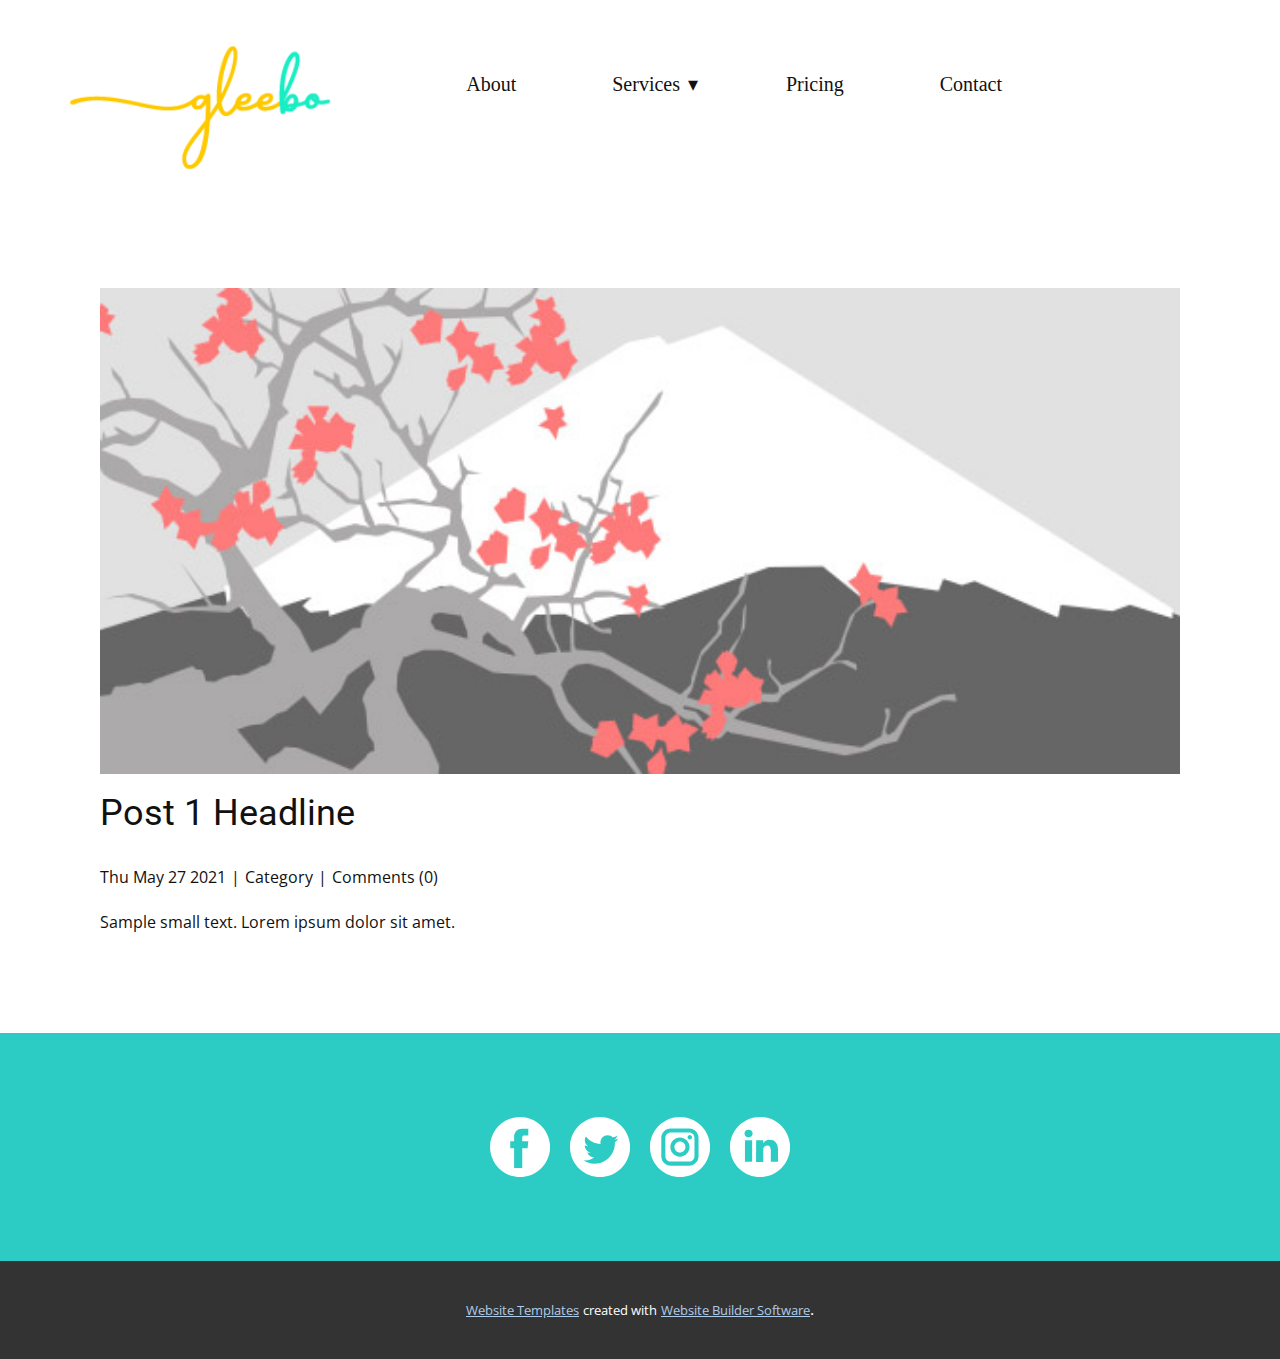
<file: Post-Template.html>
<!DOCTYPE html>
<html style="font-size: 16px;" lang="en-IN">
  <head>
    <meta name="viewport" content="width=device-width, initial-scale=1.0">
    <meta charset="utf-8">
    <meta name="keywords" content="Post 1 Headline">
    <meta name="description" content="Gleebo is India's first platform that provides access to group &amp; personal therapy! Join others and improve your life through activities you love. All this at the cheapest price in India. ">
    <meta name="page_type" content="np-template-header-footer-from-plugin">
    <title>Post Template</title>
    <link rel="stylesheet" href="nicepage.css" media="screen">
<link rel="stylesheet" href="Post-Template.css" media="screen">
    <script class="u-script" type="text/javascript" src="jquery.js" defer=""></script>
    <script class="u-script" type="text/javascript" src="nicepage.js" defer=""></script>
    <link rel="icon" href="images/favicon.png">
    
    <link id="u-theme-google-font" rel="stylesheet" href="https://fonts.googleapis.com/css?family=Roboto:100,100i,300,300i,400,400i,500,500i,700,700i,900,900i|Open+Sans:300,300i,400,400i,600,600i,700,700i,800,800i">
    
    
    <script type="application/ld+json">{
		"@context": "http://schema.org",
		"@type": "Organization",
		"name": "Gleebo",
		"url": "index.html",
		"logo": "images/Artboard12.svg",
		"sameAs": [
				"https://www.facebook.com/gleeboapp",
				"https://twitter.com/gleebo_app",
				"https://www.instagram.com/gleebo.app/",
				"https://www.linkedin.com/company/gleebo/"
		]
}</script>
    <meta property="og:title" content="Post Template">
    <meta property="og:type" content="website">
    <meta property="og:description" content="Gleebo is India&amp;apos;s first platform that provides access to group &amp;amp; personal therapy! Join others and improve your life through activities you love. All this at the cheapest price in India. ">
    <meta name="theme-color" content="#478ac9">
    <link rel="canonical" href="index.html">
    <meta property="og:url" content="index.html">
    <meta name="twitter:site" content="@">
    <meta name="twitter:card" content="summary_large_image">
    <meta name="twitter:title" content="Post Template">
    <meta name="twitter:description" content="Gleebo">
  </head>
  <body class="u-body"><header class="u-clearfix u-header u-header" id="sec-4e8f"><div class="u-clearfix u-sheet u-sheet-1">
        <nav class="u-dropdown-icon u-menu u-menu-dropdown u-offcanvas u-menu-1">
          <div class="menu-collapse u-custom-font" style="font-size: 1.25rem; letter-spacing: 0px; font-family: Manrope-Regular;">
            <a class="u-button-style u-custom-left-right-menu-spacing u-custom-padding-bottom u-custom-top-bottom-menu-spacing u-nav-link u-text-active-palette-1-base u-text-hover-palette-2-base" href="#" style="padding: 4px 14px; font-size: calc(1em + 8px);">
              <svg><use xmlns:xlink="http://www.w3.org/1999/xlink" xlink:href="#menu-hamburger"></use></svg>
              <svg version="1.1" xmlns="http://www.w3.org/2000/svg" xmlns:xlink="http://www.w3.org/1999/xlink"><defs><symbol id="menu-hamburger" viewBox="0 0 16 16" style="width: 16px; height: 16px;"><rect y="1" width="16" height="2"></rect><rect y="7" width="16" height="2"></rect><rect y="13" width="16" height="2"></rect>
</symbol>
</defs></svg>
            </a>
          </div>
          <div class="u-custom-menu u-nav-container">
            <ul class="u-custom-font u-nav u-unstyled u-nav-1"><li class="u-nav-item"><a class="u-button-style u-nav-link u-text-active-palette-1-base u-text-hover-palette-2-base" href="About.html" style="padding: 10px 48px;">About</a>
</li><li class="u-nav-item"><a class="u-button-style u-nav-link u-text-active-palette-1-base u-text-hover-palette-2-base" href="Gleebo-Web-Landing.html#sec-2c7d" data-page-id="467815434" style="padding: 10px 48px;">Services</a><div class="u-nav-popup"><ul class="u-h-spacing-20 u-nav u-unstyled u-v-spacing-10"><li class="u-nav-item"><a class="u-button-style u-nav-link" href="Gleebo-Web-Landing.html#sec-2c7d" data-page-id="467815434">For Individuals</a>
</li><li class="u-nav-item"><a class="u-button-style u-nav-link" href="Gleebo-Web-Landing.html#carousel-6e05" data-page-id="467815434">For Employers</a>
</li><li class="u-nav-item"><a class="u-button-style u-nav-link" href="#">For Schools</a>
</li><li class="u-nav-item"><a class="u-button-style u-nav-link" href="#">For Universities</a>
</li></ul>
</div>
</li><li class="u-nav-item"><a class="u-button-style u-nav-link u-text-active-palette-1-base u-text-hover-palette-2-base" style="padding: 10px 48px;">Pricing</a>
</li><li class="u-nav-item"><a class="u-button-style u-nav-link u-text-active-palette-1-base u-text-hover-palette-2-base" href="Contact.html" style="padding: 10px 48px;">Contact</a>
</li></ul>
          </div>
          <div class="u-custom-menu u-nav-container-collapse">
            <div class="u-black u-container-style u-inner-container-layout u-opacity u-opacity-95 u-sidenav">
              <div class="u-sidenav-overflow">
                <div class="u-menu-close"></div>
                <ul class="u-align-center u-nav u-popupmenu-items u-unstyled u-nav-3"><li class="u-nav-item"><a class="u-button-style u-nav-link" href="About.html" style="padding: 10px 16px;">About</a>
</li><li class="u-nav-item"><a class="u-button-style u-nav-link" href="Gleebo-Web-Landing.html#sec-2c7d" data-page-id="467815434" style="padding: 10px 16px;">Services</a><div class="u-nav-popup"><ul class="u-h-spacing-20 u-nav u-unstyled u-v-spacing-10"><li class="u-nav-item"><a class="u-button-style u-nav-link" href="Gleebo-Web-Landing.html#sec-2c7d" data-page-id="467815434">For Individuals</a>
</li><li class="u-nav-item"><a class="u-button-style u-nav-link" href="Gleebo-Web-Landing.html#carousel-6e05" data-page-id="467815434">For Employers</a>
</li><li class="u-nav-item"><a class="u-button-style u-nav-link" href="#">For Schools</a>
</li><li class="u-nav-item"><a class="u-button-style u-nav-link" href="#">For Universities</a>
</li></ul>
</div>
</li><li class="u-nav-item"><a class="u-button-style u-nav-link" style="padding: 10px 16px;">Pricing</a>
</li><li class="u-nav-item"><a class="u-button-style u-nav-link" href="Contact.html" style="padding: 10px 16px;">Contact</a>
</li></ul>
              </div>
            </div>
            <div class="u-black u-menu-overlay u-opacity u-opacity-70"></div>
          </div>
        </nav>
        <a href="https://www.gleebo.in" class="u-image u-logo u-image-1" data-image-width="254" data-image-height="120" title="GleeboLogo">
          <img src="images/Artboard12.svg" class="u-logo-image u-logo-image-1" data-image-width="261.1113">
        </a>
      </div></header>
    <section class="u-align-center u-clearfix u-section-1" id="sec-0dc4">
      <div class="u-clearfix u-sheet u-valign-middle-md u-valign-middle-sm u-valign-middle-xs u-sheet-1"><!--post_details--><!--post_details_options_json--><!--{"source":""}--><!--/post_details_options_json--><!--blog_post-->
        <div class="u-container-style u-expanded-width u-post-details u-post-details-1">
          <div class="u-container-layout u-valign-middle u-container-layout-1"><!--blog_post_image-->
            <img alt="" class="u-blog-control u-expanded-width u-image u-image-default u-image-1" src="images/3.jpeg"><!--/blog_post_image--><!--blog_post_header-->
            <h2 class="u-blog-control u-text u-text-1">
              <a class="u-post-header-link" href="blog/post.html"><!--blog_post_header_content-->Post 1 Headline<!--/blog_post_header_content--></a>
            </h2><!--/blog_post_header--><!--blog_post_metadata-->
            <div class="u-blog-control u-metadata u-metadata-1"><!--blog_post_metadata_date-->
              <span class="u-meta-date u-meta-icon"><!--blog_post_metadata_date_content-->Thu May 27 2021<!--/blog_post_metadata_date_content--></span><!--/blog_post_metadata_date--><!--blog_post_metadata_category-->
              <span class="u-meta-category u-meta-icon"><!--blog_post_metadata_category_content-->Category<!--/blog_post_metadata_category_content--></span><!--/blog_post_metadata_category--><!--blog_post_metadata_comments-->
              <span class="u-meta-comments u-meta-icon"><!--blog_post_metadata_comments_content-->Comments (0)<!--/blog_post_metadata_comments_content--></span><!--/blog_post_metadata_comments-->
            </div><!--/blog_post_metadata--><!--blog_post_content-->
            <div class="u-align-justify u-blog-control u-post-content u-text u-text-2"><!--blog_post_content_content-->Sample small text. Lorem ipsum dolor sit amet.<!--/blog_post_content_content--></div><!--/blog_post_content-->
          </div>
        </div><!--/blog_post--><!--/post_details-->
      </div>
    </section>
    
    
    <footer class="u-align-left u-clearfix u-footer u-palette-4-dark-1 u-footer" id="sec-f58f"><div class="u-clearfix u-sheet u-sheet-1">
        <div class="u-align-left u-social-icons u-spacing-20 u-social-icons-1">
          <a class="u-social-url" target="_blank" href="https://www.facebook.com/gleeboapp" title="Facebook"><span class="u-icon u-icon-circle u-social-facebook u-social-icon u-icon-1">
          <svg class="u-svg-link" preserveAspectRatio="xMidYMin slice" viewBox="0 0 112 112" style=""><use xmlns:xlink="http://www.w3.org/1999/xlink" xlink:href="#svg-b746"></use></svg>
          <svg x="0px" y="0px" viewBox="0 0 112 112" id="svg-b746" class="u-svg-content"><path d="M56.1,0C25.1,0,0,25.1,0,56.1c0,31,25.1,56.1,56.1,56.1c31,0,56.1-25.1,56.1-56.1C112.2,25.1,87.1,0,56.1,0z M71.6,34.3h-8.2c-1.3,0-3.2,0.7-3.2,3.5v7.6h11.3l-1.3,12.9h-10V95H45V58.3h-7.2V45.4H45v-8.3c0-6,2.8-15.3,15.3-15.3l11.2,0V34.3z "></path></svg>
        </span>
          </a>
          <a class="u-social-url" target="_blank" href="https://twitter.com/gleebo_app" title="Twitter"><span class="u-icon u-icon-circle u-social-icon u-social-twitter u-icon-2">
          <svg class="u-svg-link" preserveAspectRatio="xMidYMin slice" viewBox="0 0 112 112" style=""><use xmlns:xlink="http://www.w3.org/1999/xlink" xlink:href="#svg-ee89"></use></svg>
          <svg x="0px" y="0px" viewBox="0 0 112 112" id="svg-ee89" class="u-svg-content"><path d="M56.1,0C25.1,0,0,25.1,0,56.1s25.1,56.1,56.1,56.1s56.1-25.1,56.1-56.1S87.1,0,56.1,0z M83.8,47.3 c0,0.6,0,1.2,0,1.7c0,17.7-13.5,38.2-38.2,38.2c-7.6,0-14.6-2.2-20.6-6c1,0.1,2.1,0.2,3.2,0.2c6.3,0,12.1-2.1,16.7-5.7 c-5.9-0.1-10.8-4-12.5-9.3c0.8,0.2,1.7,0.2,2.5,0.2c1.2,0,2.4-0.2,3.5-0.5c-6.1-1.2-10.8-6.7-10.8-13.1c0-0.1,0-0.1,0-0.2 c1.8,1,3.9,1.6,6.1,1.7c-3.6-2.4-6-6.5-6-11.2c0-2.5,0.7-4.8,1.8-6.7c6.6,8.1,16.5,13.5,27.6,14c-0.2-1-0.3-2-0.3-3.1 c0-7.4,6-13.4,13.4-13.4c3.9,0,7.3,1.6,9.8,4.2c3.1-0.6,5.9-1.7,8.5-3.3c-1,3.1-3.1,5.8-5.9,7.4c2.7-0.3,5.3-1,7.7-2.1 C88.7,43,86.4,45.4,83.8,47.3z"></path></svg>
        </span>
          </a>
          <a class="u-social-url" target="_blank" href="https://www.instagram.com/gleebo.app/" title="Instagram"><span class="u-icon u-icon-circle u-social-icon u-social-instagram u-icon-3">
          <svg class="u-svg-link" preserveAspectRatio="xMidYMin slice" viewBox="0 0 112 112" style=""><use xmlns:xlink="http://www.w3.org/1999/xlink" xlink:href="#svg-1a1a"></use></svg>
          <svg x="0px" y="0px" viewBox="0 0 112 112" id="svg-1a1a" class="u-svg-content"><path d="M56.1,0C25.1,0,0,25.1,0,56.1c0,31,25.1,56.1,56.1,56.1c31,0,56.1-25.1,56.1-56.1C112.2,25.1,87.1,0,56.1,0z M90.6,73.4c0,9.6-7.8,17.5-17.5,17.5H38.6c-9.6,0-17.5-7.9-17.5-17.6V38.8c0-9.6,7.8-17.5,17.5-17.5h34.5c9.6,0,17.5,7.8,17.5,17.5 V73.4z"></path><path d="M73.1,28.9H38.6c-5.4,0-9.9,4.4-9.9,9.9v34.5c0,5.4,4.4,9.9,9.9,9.9h34.5c5.4,0,9.9-4.4,9.9-9.9V38.8 C83,33.4,78.6,28.9,73.1,28.9z M55.9,74C46,74,38,66,38,56.1c0-9.9,8-17.9,17.9-17.9c9.9,0,17.9,8,17.9,17.9 C73.8,66,65.8,74,55.9,74z M74.3,41.9c-2.3,0-4.2-1.9-4.2-4.2s1.9-4.2,4.2-4.2c2.3,0,4.2,1.9,4.2,4.2S76.6,41.9,74.3,41.9z"></path><path d="M55.9,45.8c-5.7,0-10.4,4.6-10.3,10.3c0,5.7,4.6,10.3,10.3,10.3s10.3-4.6,10.3-10.3 C66.2,50.4,61.6,45.8,55.9,45.8z"></path></svg>
        </span>
          </a>
          <a class="u-social-url" target="_blank" href="https://www.linkedin.com/company/gleebo/" title="LinkedIn"><span class="u-icon u-icon-circle u-social-icon u-social-linkedin u-icon-4">
          <svg class="u-svg-link" preserveAspectRatio="xMidYMin slice" viewBox="0 0 112 112" style=""><use xmlns:xlink="http://www.w3.org/1999/xlink" xlink:href="#svg-91b0"></use></svg>
          <svg x="0px" y="0px" viewBox="0 0 112 112" id="svg-91b0" class="u-svg-content"><path d="M62.1,49.3v-0.1C62.1,49.2,62,49.2,62.1,49.3L62.1,49.3z"></path><path d="M56.1,0C25.1,0,0,25.1,0,56.1s25.1,56.1,56.1,56.1c31,0,56.1-25.1,56.1-56.1S87.1,0,56.1,0z M41.3,83.7H27.9 V43.4h13.4V83.7z M34.6,37.9L34.6,37.9c-4.6,0-7.5-3.1-7.5-7c0-4,3-7,7.6-7c4.6,0,7.4,3,7.5,7C42.2,34.8,39.2,37.9,34.6,37.9z M89.6,83.7H76.2V62.2c0-5.4-1.9-9.1-6.8-9.1c-3.7,0-5.9,2.5-6.9,4.9c-0.4,0.9-0.4,2.1-0.4,3.3v22.5H48.7c0,0,0.2-36.5,0-40.3h13.4 v5.7c1.8-2.7,5-6.7,12.1-6.7c8.8,0,15.4,5.8,15.4,18.1V83.7z"></path></svg>
        </span>
          </a>
        </div>
      </div></footer>
    <section class="u-backlink u-clearfix u-grey-80">
      <a class="u-link" href="https://nicepage.com/website-templates" target="_blank">
        <span>Website Templates</span>
      </a>
      <p class="u-text">
        <span>created with</span>
      </p>
      <a class="u-link" href="https://nicepage.com/" target="_blank">
        <span>Website Builder Software</span>
      </a>. 
    </section>
  </body>
</html>
</file>
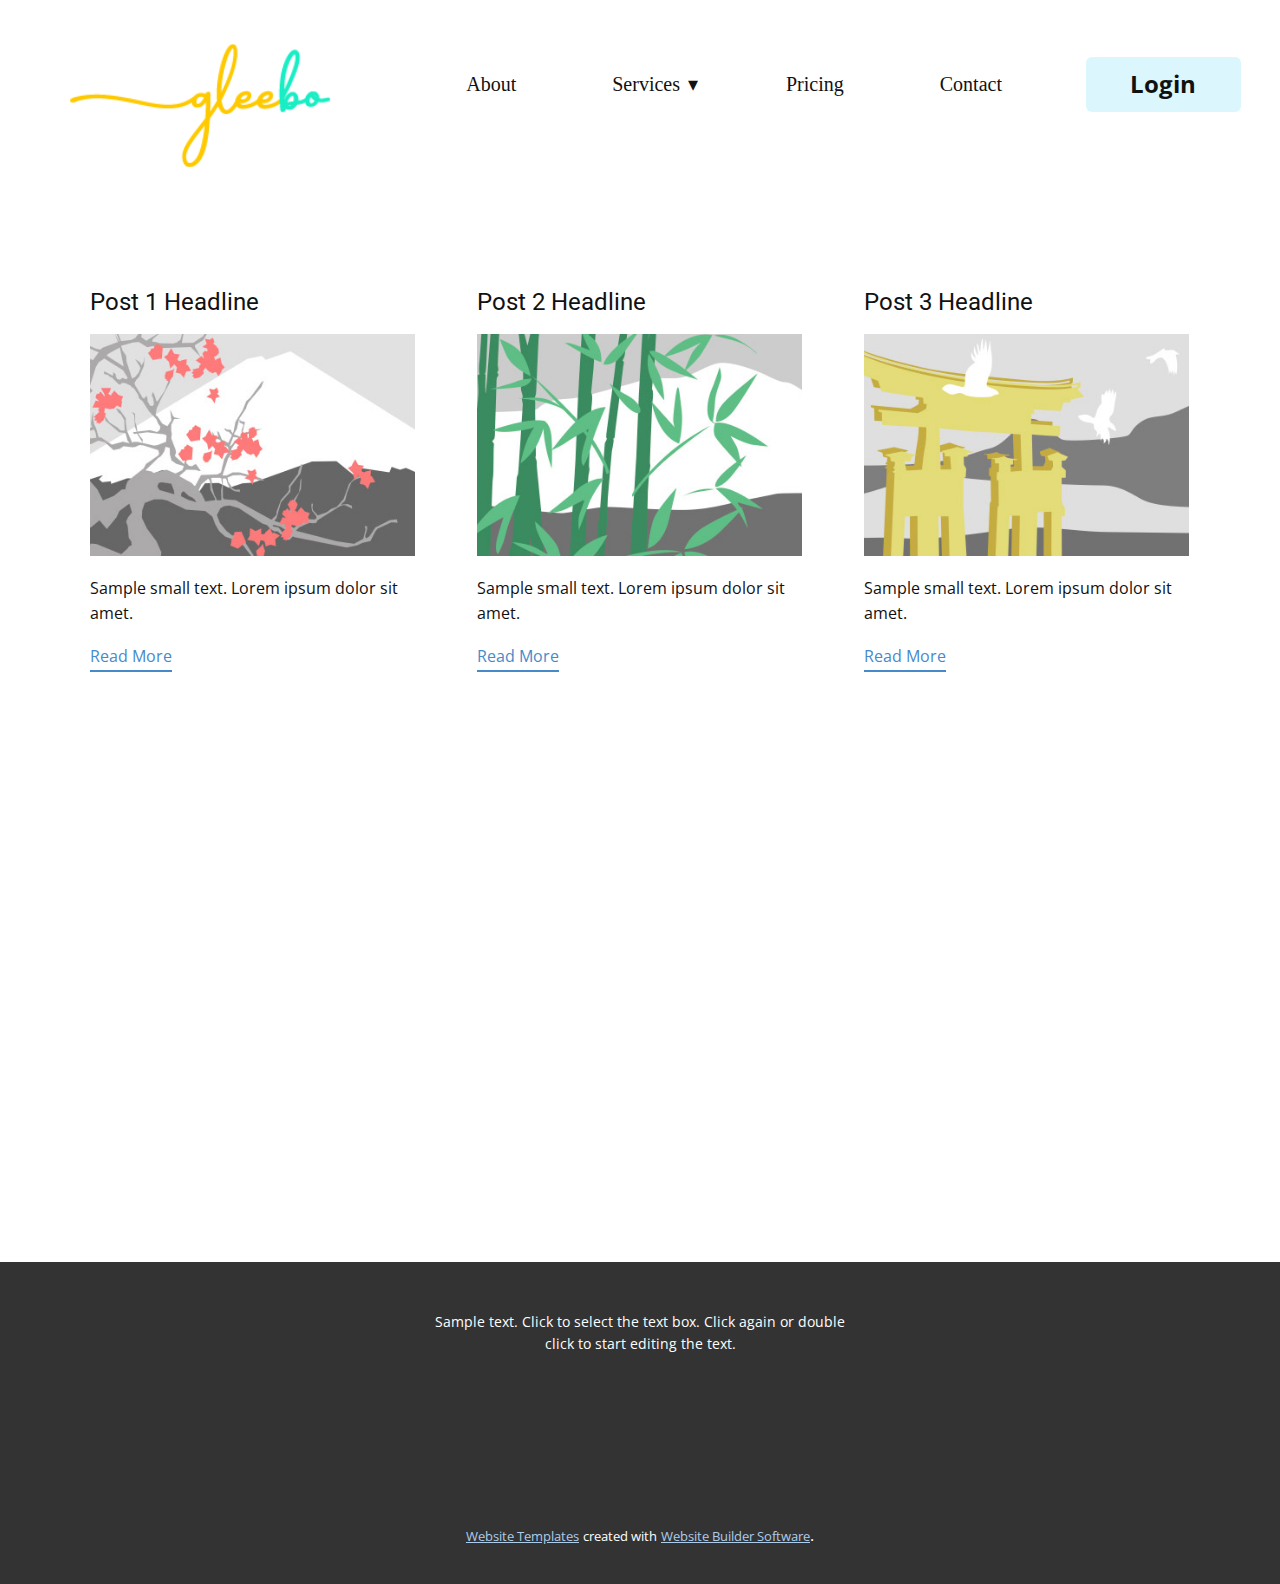
<file: Gleebo/Blog-Template.html>
<!DOCTYPE html>
<html style="font-size: 16px;" lang="en-IN">
  <head>
    <meta name="viewport" content="width=device-width, initial-scale=1.0">
    <meta charset="utf-8">
    <meta name="keywords" content="Mental Health, Mental Wellness, Therapy, Group Therapy, Art Therapy, Self-Help Groups">
    <meta name="description" content="Gleebo is India's first platform that provides access to group &amp; personal therapy! Join others and improve your life through activities you love. All this at the cheapest price in India. ">
    <meta name="page_type" content="np-template-header-footer-from-plugin">
    <title>Blog Template</title>
    <link rel="stylesheet" href="nicepage.css" media="screen">
<link rel="stylesheet" href="Blog-Template.css" media="screen">
    <script class="u-script" type="text/javascript" src="jquery.js" defer=""></script>
    <script class="u-script" type="text/javascript" src="nicepage.js" defer=""></script>
    <link rel="icon" href="images/favicon.png">
    
    <link id="u-theme-google-font" rel="stylesheet" href="https://fonts.googleapis.com/css?family=Roboto:100,100i,300,300i,400,400i,500,500i,700,700i,900,900i|Open+Sans:300,300i,400,400i,600,600i,700,700i,800,800i">
    
    
    
    <script type="application/ld+json">{
		"@context": "http://schema.org",
		"@type": "Organization",
		"name": "Gleebo",
		"url": "index.html",
		"logo": "images/Artboard12.svg"
}</script>
    <meta property="og:title" content="Blog Template">
    <meta property="og:type" content="website">
    <meta property="og:description" content="Gleebo is India&amp;apos;s first platform that provides access to group &amp;amp; personal therapy! Join others and improve your life through activities you love. All this at the cheapest price in India. ">
    <meta name="theme-color" content="#478ac9">
    <link rel="canonical" href="index.html">
    <meta property="og:url" content="index.html">
  </head>
  <body class="u-body"><header class="u-clearfix u-header u-header" id="sec-4e8f"><nav class="u-dropdown-icon u-menu u-menu-dropdown u-offcanvas u-menu-1">
        <div class="menu-collapse u-custom-font" style="font-size: 1.25rem; letter-spacing: 0px; font-family: Manrope-Regular;">
          <a class="u-button-style u-custom-left-right-menu-spacing u-custom-padding-bottom u-custom-top-bottom-menu-spacing u-nav-link u-text-active-palette-1-base u-text-hover-palette-2-base" href="#">
            <svg><use xmlns:xlink="http://www.w3.org/1999/xlink" xlink:href="#menu-hamburger"></use></svg>
            <svg version="1.1" xmlns="http://www.w3.org/2000/svg" xmlns:xlink="http://www.w3.org/1999/xlink"><defs><symbol id="menu-hamburger" viewBox="0 0 16 16" style="width: 16px; height: 16px;"><rect y="1" width="16" height="2"></rect><rect y="7" width="16" height="2"></rect><rect y="13" width="16" height="2"></rect>
</symbol>
</defs></svg>
          </a>
        </div>
        <div class="u-custom-menu u-nav-container">
          <ul class="u-custom-font u-nav u-unstyled u-nav-1"><li class="u-nav-item"><a class="u-button-style u-nav-link u-text-active-palette-1-base u-text-hover-palette-2-base" href="About.html" style="padding: 10px 48px;">About</a>
</li><li class="u-nav-item"><a class="u-button-style u-nav-link u-text-active-palette-1-base u-text-hover-palette-2-base" href="Gleebo-Web-Landing.html#sec-2c7d" data-page-id="467815434" style="padding: 10px 48px;">Services</a><div class="u-nav-popup"><ul class="u-h-spacing-20 u-nav u-unstyled u-v-spacing-10"><li class="u-nav-item"><a class="u-button-style u-nav-link" href="Gleebo-Web-Landing.html#sec-2c7d" data-page-id="467815434">For Individuals</a>
</li><li class="u-nav-item"><a class="u-button-style u-nav-link" href="Gleebo-Web-Landing.html#carousel-6e05" data-page-id="467815434">For Employers</a>
</li><li class="u-nav-item"><a class="u-button-style u-nav-link" href="#">For Schools</a>
</li><li class="u-nav-item"><a class="u-button-style u-nav-link" href="#">For Universities</a>
</li></ul>
</div>
</li><li class="u-nav-item"><a class="u-button-style u-nav-link u-text-active-palette-1-base u-text-hover-palette-2-base" style="padding: 10px 48px;">Pricing</a>
</li><li class="u-nav-item"><a class="u-button-style u-nav-link u-text-active-palette-1-base u-text-hover-palette-2-base" href="Contact.html" style="padding: 10px 48px;">Contact</a>
</li></ul>
        </div>
        <div class="u-custom-menu u-nav-container-collapse">
          <div class="u-black u-container-style u-inner-container-layout u-opacity u-opacity-95 u-sidenav">
            <div class="u-sidenav-overflow">
              <div class="u-menu-close"></div>
              <ul class="u-align-center u-nav u-popupmenu-items u-unstyled u-nav-3"><li class="u-nav-item"><a class="u-button-style u-nav-link" href="About.html" style="padding: 10px 16px;">About</a>
</li><li class="u-nav-item"><a class="u-button-style u-nav-link" href="Gleebo-Web-Landing.html#sec-2c7d" data-page-id="467815434" style="padding: 10px 16px;">Services</a><div class="u-nav-popup"><ul class="u-h-spacing-20 u-nav u-unstyled u-v-spacing-10"><li class="u-nav-item"><a class="u-button-style u-nav-link" href="Gleebo-Web-Landing.html#sec-2c7d" data-page-id="467815434">For Individuals</a>
</li><li class="u-nav-item"><a class="u-button-style u-nav-link" href="Gleebo-Web-Landing.html#carousel-6e05" data-page-id="467815434">For Employers</a>
</li><li class="u-nav-item"><a class="u-button-style u-nav-link" href="#">For Schools</a>
</li><li class="u-nav-item"><a class="u-button-style u-nav-link" href="#">For Universities</a>
</li></ul>
</div>
</li><li class="u-nav-item"><a class="u-button-style u-nav-link" style="padding: 10px 16px;">Pricing</a>
</li><li class="u-nav-item"><a class="u-button-style u-nav-link" href="Contact.html" style="padding: 10px 16px;">Contact</a>
</li></ul>
            </div>
          </div>
          <div class="u-black u-menu-overlay u-opacity u-opacity-70"></div>
        </div>
      </nav><a href="https://www.gleebo.in" class="u-image u-logo u-image-1" data-image-width="254" data-image-height="120" title="GleeboLogo">
        <img src="images/Artboard12.svg" class="u-logo-image u-logo-image-1" data-image-width="261.1113">
      </a><a href="https://nicepage.com/c/art-design-website-templates" class="u-btn u-btn-round u-button-style u-custom-color-1 u-hover-palette-1-light-1 u-radius-6 u-btn-1">Login</a></header>
    <section class="u-clearfix u-section-1" id="sec-e8ca">
      <div class="u-clearfix u-sheet u-valign-middle u-sheet-1"><!--blog--><!--blog_options_json--><!--{"type":"Recent","source":"","tags":"","count":""}--><!--/blog_options_json-->
        <div class="u-blog u-expanded-width u-repeater u-repeater-1"><!--blog_post-->
          <div class="u-blog-post u-container-style u-repeater-item u-white u-repeater-item-1">
            <div class="u-container-layout u-similar-container u-valign-top u-container-layout-1"><!--blog_post_header-->
              <h4 class="u-blog-control u-text u-text-1">
                <a class="u-post-header-link" href="blog/post.html"><!--blog_post_header_content-->Post 1 Headline<!--/blog_post_header_content--></a>
              </h4><!--/blog_post_header--><!--blog_post_image-->
              <img alt="" class="u-blog-control u-expanded-width u-image u-image-default u-image-1" src="images/3.jpeg"><!--/blog_post_image--><!--blog_post_content-->
              <div class="u-blog-control u-post-content u-text u-text-2"><!--blog_post_content_content-->Sample small text. Lorem ipsum dolor sit amet.<!--/blog_post_content_content--></div><!--/blog_post_content--><!--blog_post_readmore-->
              <a href="blog/post.html" class="u-blog-control u-border-2 u-border-palette-1-base u-btn u-btn-rectangle u-button-style u-none u-btn-1"><!--blog_post_readmore_content-->Read More<!--/blog_post_readmore_content--></a><!--/blog_post_readmore-->
            </div>
          </div><!--/blog_post--><!--blog_post-->
          <div class="u-blog-post u-container-style u-repeater-item u-video-cover u-white">
            <div class="u-container-layout u-similar-container u-valign-top u-container-layout-2"><!--blog_post_header-->
              <h4 class="u-blog-control u-text u-text-3">
                <a class="u-post-header-link" href="blog/post-1.html"><!--blog_post_header_content-->Post 2 Headline<!--/blog_post_header_content--></a>
              </h4><!--/blog_post_header--><!--blog_post_image-->
              <img alt="" class="u-blog-control u-expanded-width u-image u-image-default u-image-2" src="images/4.jpeg"><!--/blog_post_image--><!--blog_post_content-->
              <div class="u-blog-control u-post-content u-text u-text-4"><!--blog_post_content_content-->Sample small text. Lorem ipsum dolor sit amet.<!--/blog_post_content_content--></div><!--/blog_post_content--><!--blog_post_readmore-->
              <a href="blog/post-1.html" class="u-blog-control u-border-2 u-border-palette-1-base u-btn u-btn-rectangle u-button-style u-none u-btn-2"><!--blog_post_readmore_content-->Read More<!--/blog_post_readmore_content--></a><!--/blog_post_readmore-->
            </div>
          </div><!--/blog_post--><!--blog_post-->
          <div class="u-blog-post u-container-style u-repeater-item u-video-cover u-white">
            <div class="u-container-layout u-similar-container u-valign-top u-container-layout-3"><!--blog_post_header-->
              <h4 class="u-blog-control u-text u-text-5">
                <a class="u-post-header-link" href="blog/post-2.html"><!--blog_post_header_content-->Post 3 Headline<!--/blog_post_header_content--></a>
              </h4><!--/blog_post_header--><!--blog_post_image-->
              <img alt="" class="u-blog-control u-expanded-width u-image u-image-default u-image-3" src="images/5.jpeg"><!--/blog_post_image--><!--blog_post_content-->
              <div class="u-blog-control u-post-content u-text u-text-6"><!--blog_post_content_content-->Sample small text. Lorem ipsum dolor sit amet.<!--/blog_post_content_content--></div><!--/blog_post_content--><!--blog_post_readmore-->
              <a href="blog/post-2.html" class="u-blog-control u-border-2 u-border-palette-1-base u-btn u-btn-rectangle u-button-style u-none u-btn-3"><!--blog_post_readmore_content-->Read More<!--/blog_post_readmore_content--></a><!--/blog_post_readmore-->
            </div>
          </div><!--/blog_post-->
        </div><!--/blog-->
      </div>
    </section>
    <section class="u-clearfix u-section-2" id="sec-4f25">
      <div class="u-clearfix u-sheet u-sheet-1"></div>
    </section>
    
    
    <footer class="u-align-center u-clearfix u-footer u-grey-80 u-footer" id="sec-f58f"><div class="u-clearfix u-sheet u-sheet-1">
        <p class="u-small-text u-text u-text-variant u-text-1">Sample text. Click to select the text box. Click again or double click to start editing the text.</p>
      </div></footer>
    <section class="u-backlink u-clearfix u-grey-80">
      <a class="u-link" href="https://nicepage.com/website-templates" target="_blank">
        <span>Website Templates</span>
      </a>
      <p class="u-text">
        <span>created with</span>
      </p>
      <a class="u-link" href="https://nicepage.com/" target="_blank">
        <span>Website Builder Software</span>
      </a>. 
    </section>
  </body>
</html>
</file>
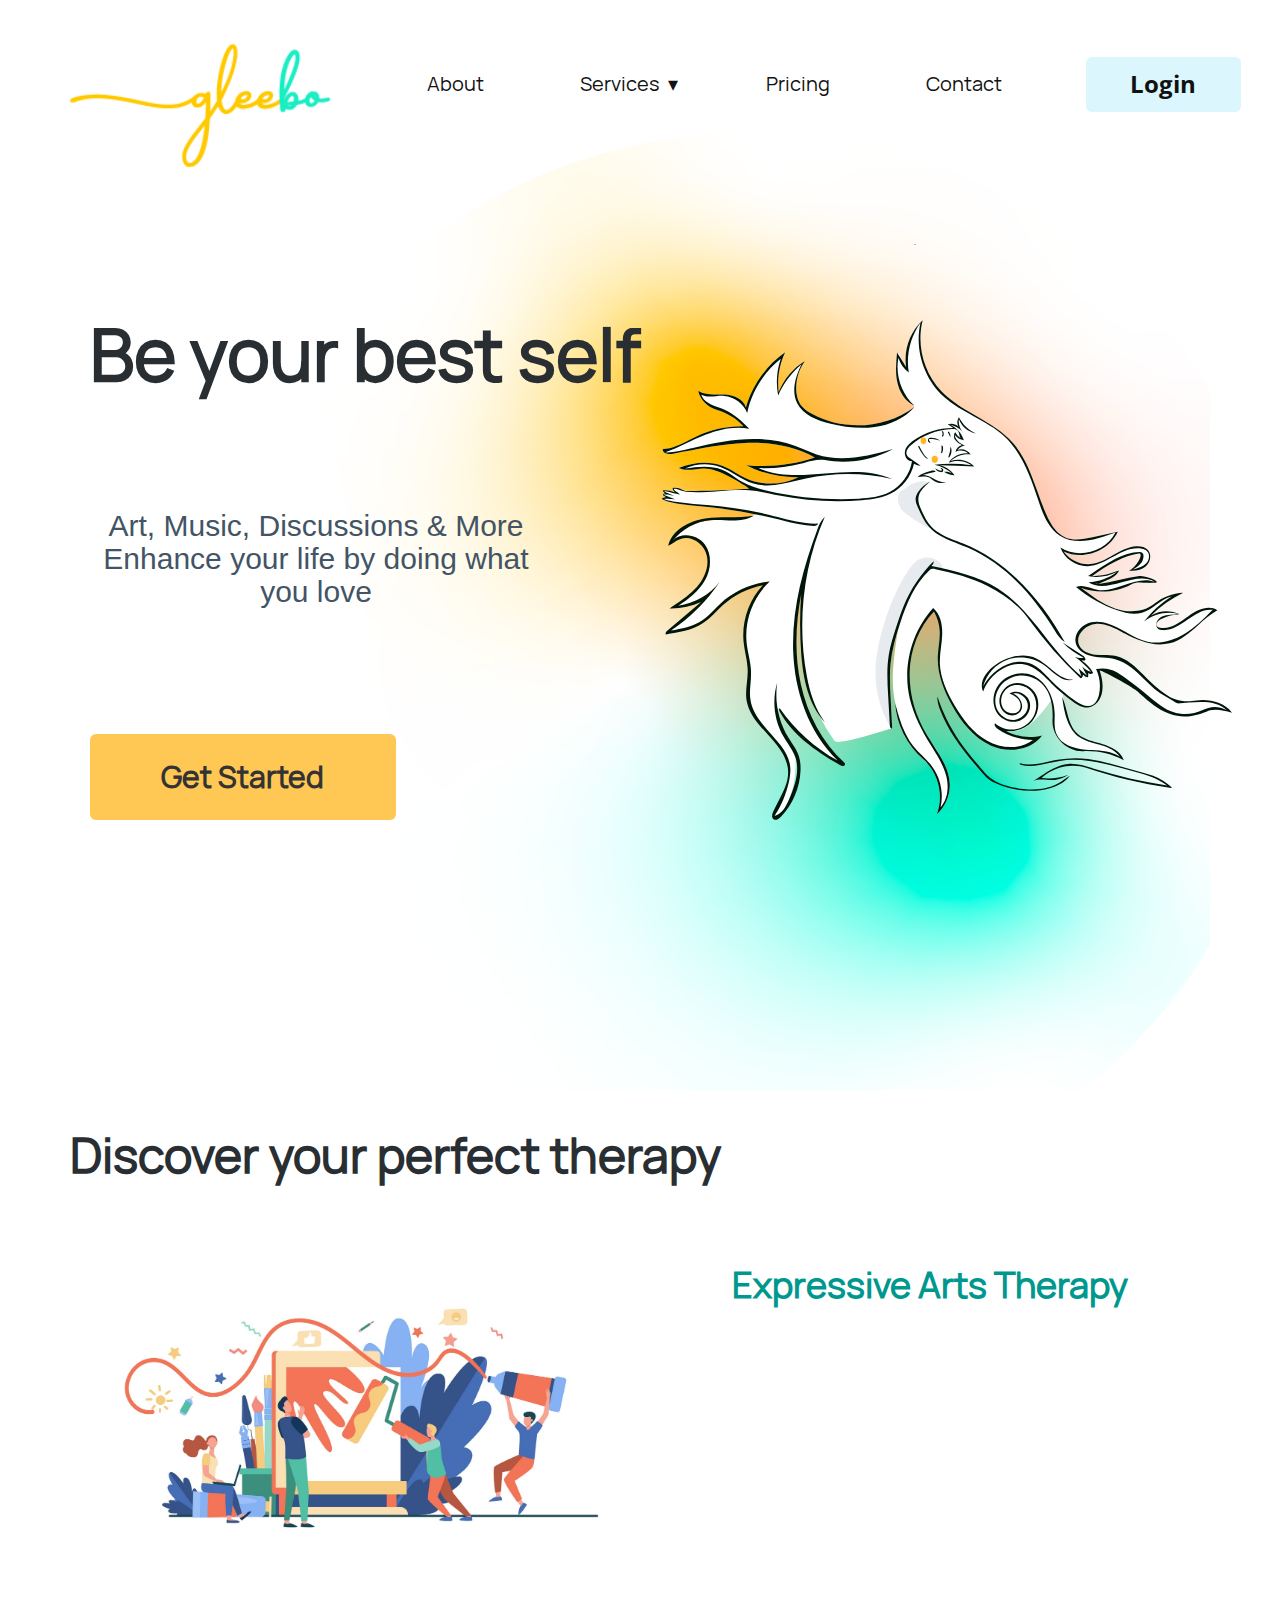
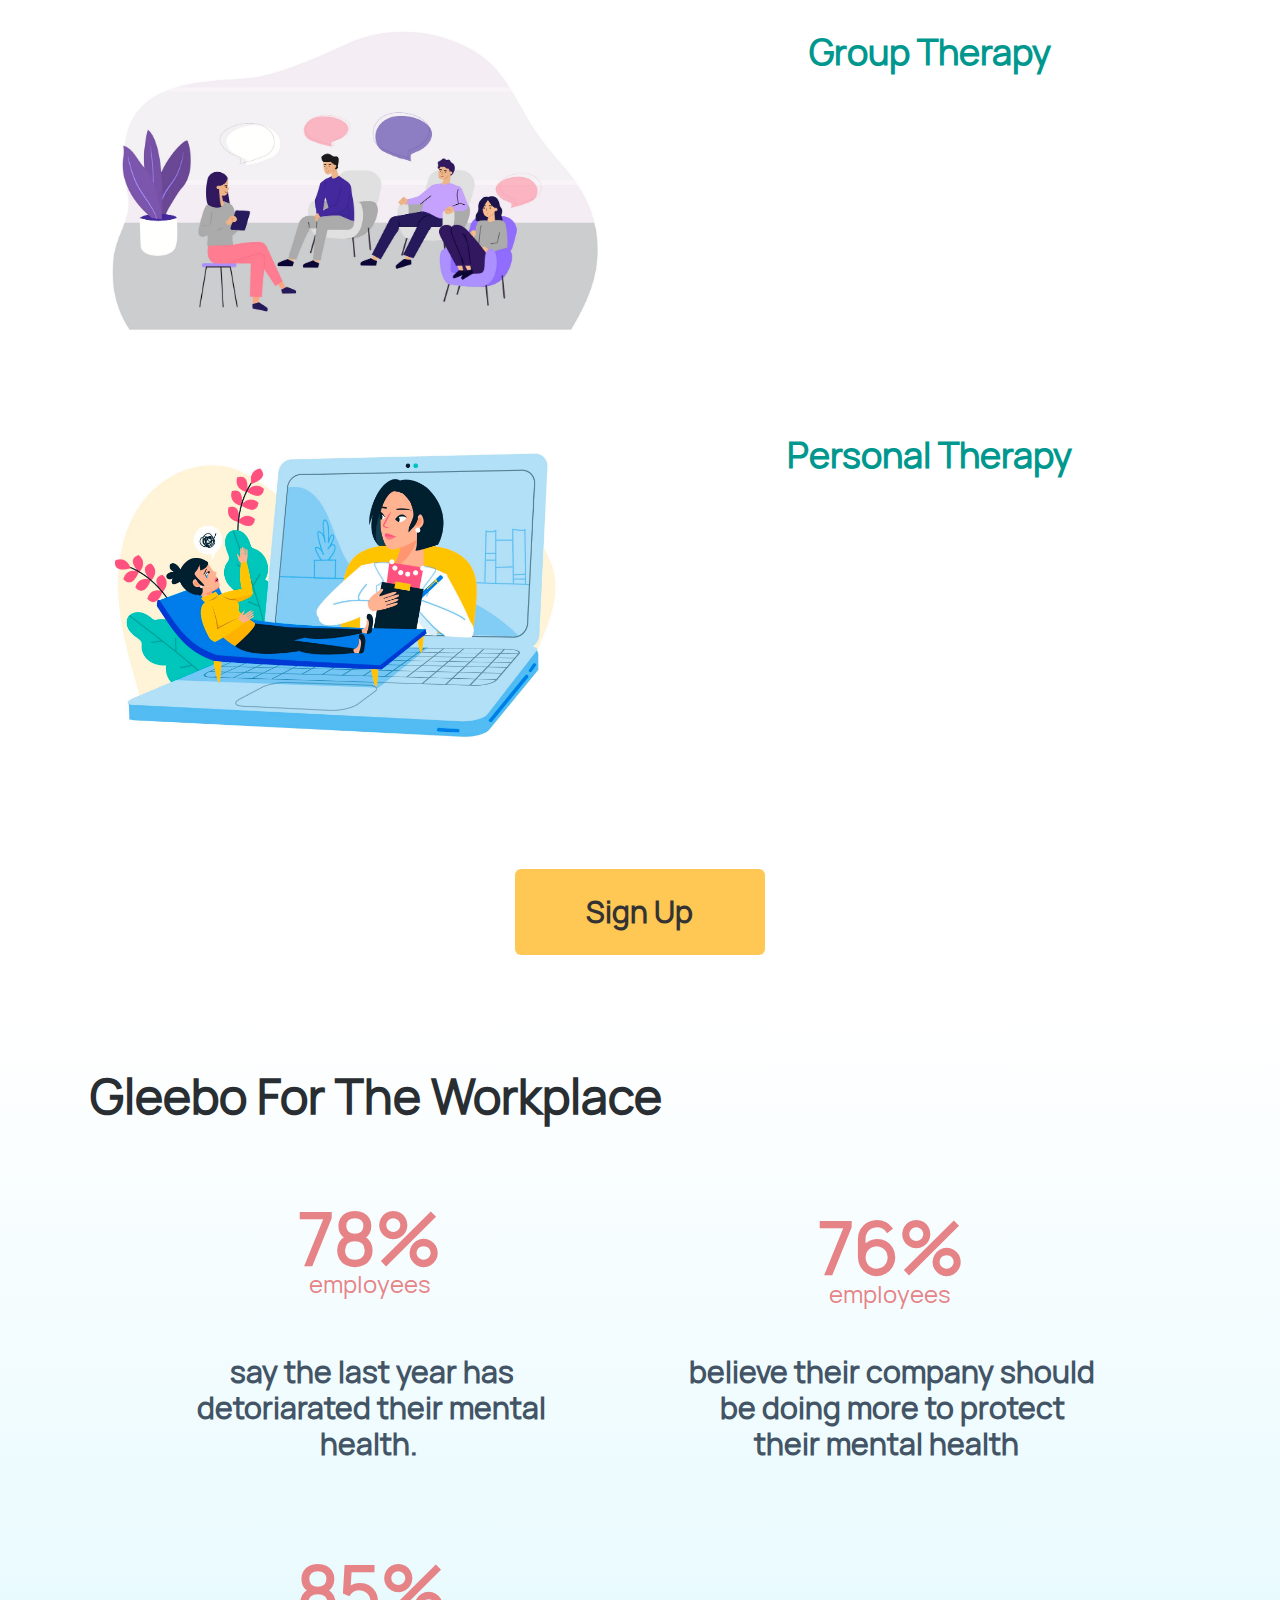
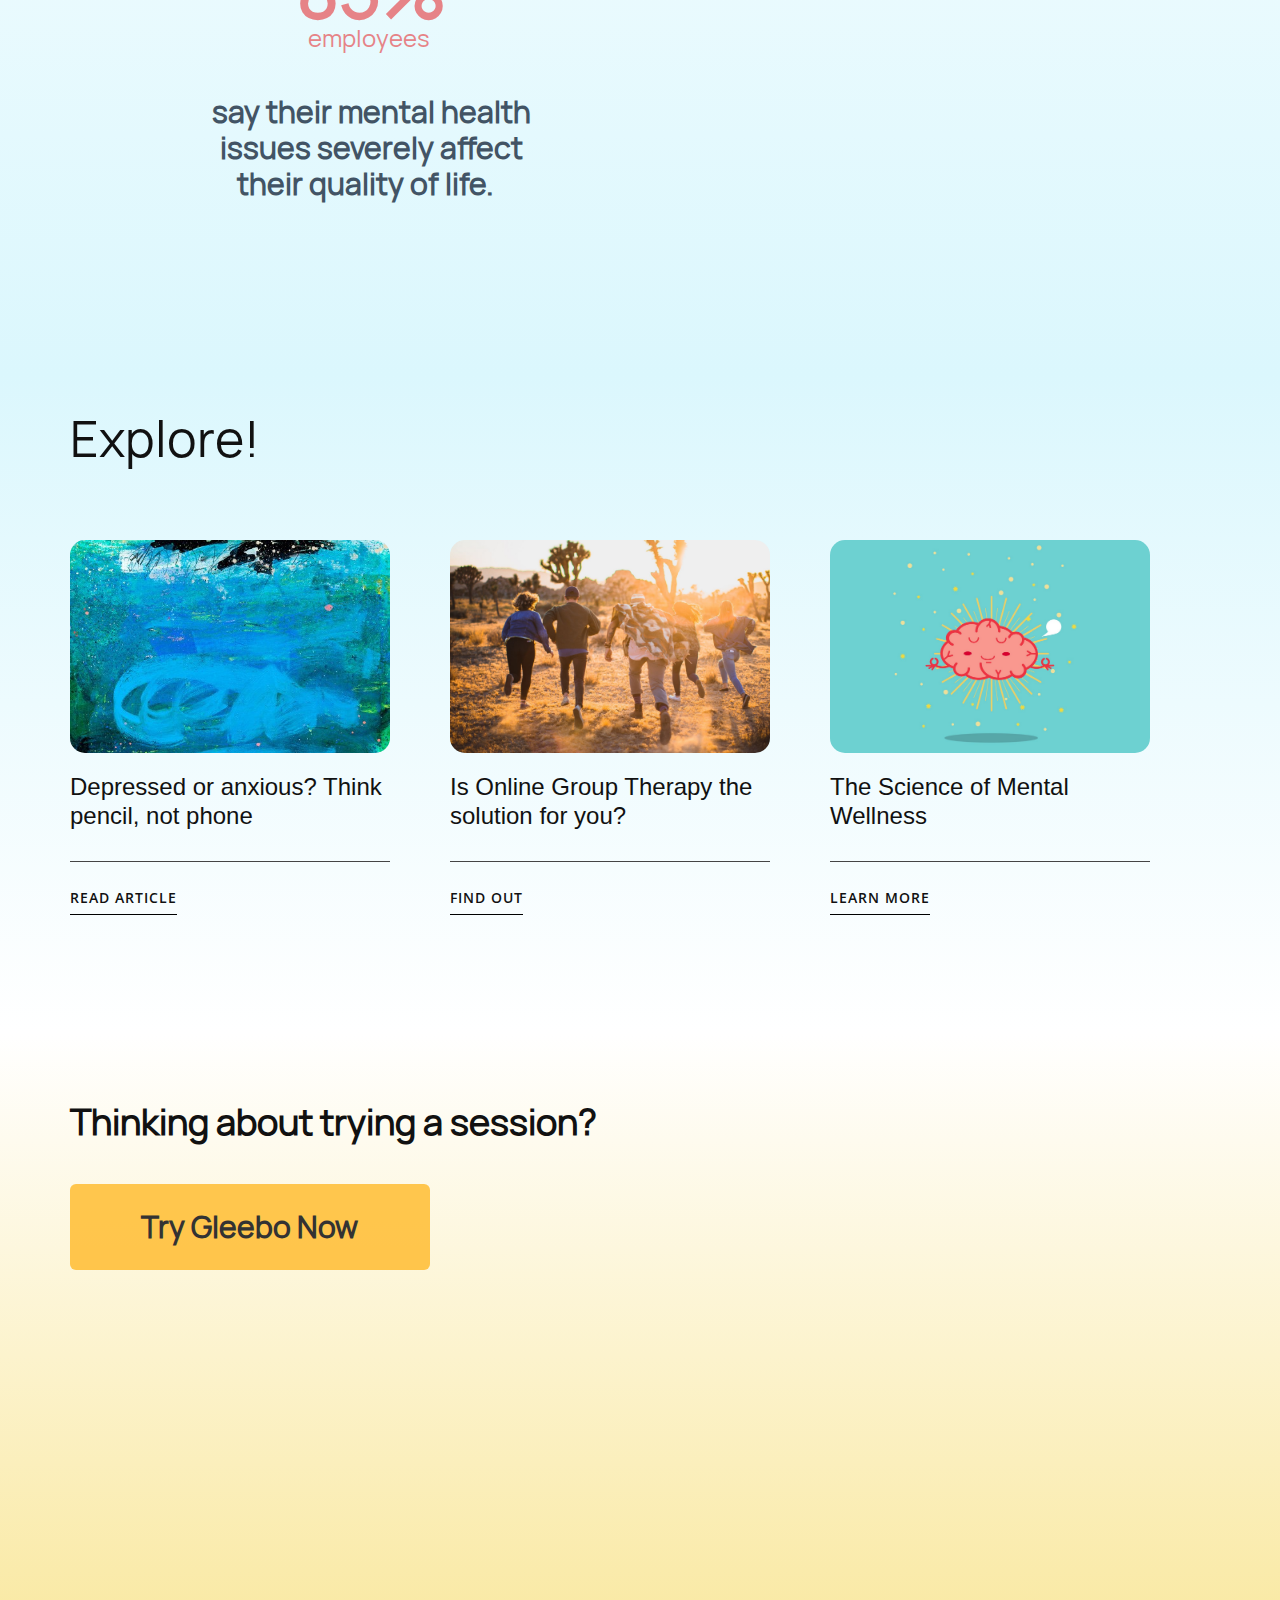
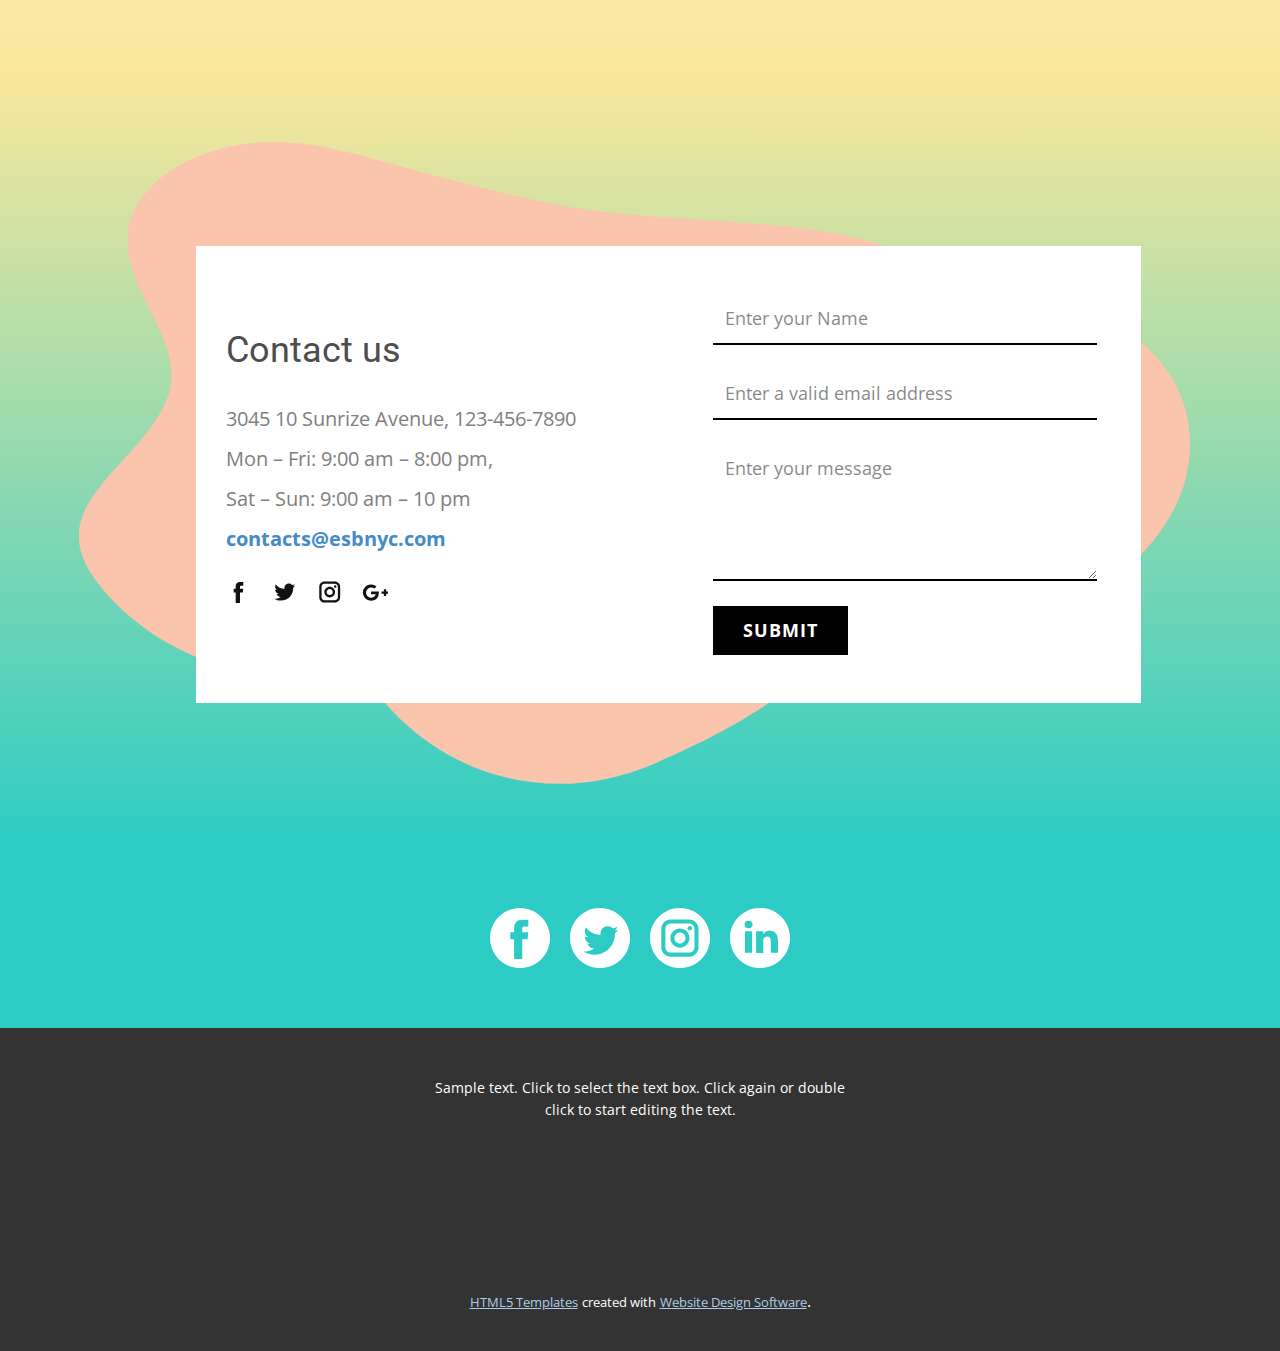
<file: Gleebo/Gleebo-Web-Landing.html>
<!DOCTYPE html>
<html style="font-size: 16px;" lang="en-IN">
  <head>
    <meta name="viewport" content="width=device-width, initial-scale=1.0">
    <meta charset="utf-8">
    <meta name="keywords" content="Mental Health, Mental Wellness, Psychology, Therapy, Group Therapy, Self-Help, Depression, Anxiety, Stress, Meditation, Mindfullness, Workshops, Self-Improvement">
    <meta name="description" content="Gleebo offers unique forms of therapy for the cheapest price in India, in order to make therapy more accessible. With group therapy, you can also take advantage of the social interactions to make therapy more approachable! Come, lead a more peaceful and satisfied life! 
From Corporate Wellness (including Employee Assistance Programs (EAP)) to solutions for schools &amp; universities, Gleebo takes care of all your Mental Wellness needs ">
    <meta name="page_type" content="np-template-header-footer-from-plugin">
    <title>Gleebo - One Stop For Mental Wellness </title>
    <link rel="stylesheet" href="nicepage.css" media="screen">
<link rel="stylesheet" href="Gleebo-Web-Landing.css" media="screen">
    <script class="u-script" type="text/javascript" src="jquery.js" defer=""></script>
    <script class="u-script" type="text/javascript" src="nicepage.js" defer=""></script>
    <link rel="icon" href="images/favicon.png">
    
    <link id="u-theme-google-font" rel="stylesheet" href="https://fonts.googleapis.com/css?family=Roboto:100,100i,300,300i,400,400i,500,500i,700,700i,900,900i|Open+Sans:300,300i,400,400i,600,600i,700,700i,800,800i">
    
    
    
    
    
    
    
    
    <script type="application/ld+json">{
		"@context": "http://schema.org",
		"@type": "Organization",
		"name": "Gleebo",
		"url": "index.html",
		"logo": "images/Artboard12.svg"
}</script>
    <meta property="og:title" content="Gleebo - One Stop For Mental Wellness ">
    <meta property="og:type" content="website">
    <meta property="og:description" content="Gleebo offers unique forms of therapy for the cheapest price in India, in order to make therapy more accessible. With group therapy, you can also take advantage of the social interactions to make therapy more approachable! Come, lead a more peaceful and satisfied life! 
From Corporate Wellness (including Employee Assistance Programs (EAP)) to solutions for schools &amp; universities, Gleebo takes care of all your Mental Wellness needs ">
    <meta name="theme-color" content="#478ac9">
    <link rel="canonical" href="index.html">
    <meta property="og:url" content="index.html">
  </head>
  <body class="u-body"><header class="u-clearfix u-header u-header" id="sec-4e8f"><nav class="u-dropdown-icon u-menu u-menu-dropdown u-offcanvas u-menu-1">
        <div class="menu-collapse u-custom-font" style="font-size: 1.25rem; letter-spacing: 0px; font-family: Manrope-Regular;">
          <a class="u-button-style u-custom-left-right-menu-spacing u-custom-padding-bottom u-custom-top-bottom-menu-spacing u-nav-link u-text-active-palette-1-base u-text-hover-palette-2-base" href="#">
            <svg><use xmlns:xlink="http://www.w3.org/1999/xlink" xlink:href="#menu-hamburger"></use></svg>
            <svg version="1.1" xmlns="http://www.w3.org/2000/svg" xmlns:xlink="http://www.w3.org/1999/xlink"><defs><symbol id="menu-hamburger" viewBox="0 0 16 16" style="width: 16px; height: 16px;"><rect y="1" width="16" height="2"></rect><rect y="7" width="16" height="2"></rect><rect y="13" width="16" height="2"></rect>
</symbol>
</defs></svg>
          </a>
        </div>
        <div class="u-custom-menu u-nav-container">
          <ul class="u-custom-font u-nav u-unstyled u-nav-1"><li class="u-nav-item"><a class="u-button-style u-nav-link u-text-active-palette-1-base u-text-hover-palette-2-base" href="About.html" style="padding: 10px 48px;">About</a>
</li><li class="u-nav-item"><a class="u-button-style u-nav-link u-text-active-palette-1-base u-text-hover-palette-2-base" href="Gleebo-Web-Landing.html#sec-2c7d" data-page-id="467815434" style="padding: 10px 48px;">Services</a><div class="u-nav-popup"><ul class="u-h-spacing-20 u-nav u-unstyled u-v-spacing-10"><li class="u-nav-item"><a class="u-button-style u-nav-link" href="Gleebo-Web-Landing.html#sec-2c7d" data-page-id="467815434">For Individuals</a>
</li><li class="u-nav-item"><a class="u-button-style u-nav-link" href="Gleebo-Web-Landing.html#carousel-6e05" data-page-id="467815434">For Employers</a>
</li><li class="u-nav-item"><a class="u-button-style u-nav-link" href="#">For Schools</a>
</li><li class="u-nav-item"><a class="u-button-style u-nav-link" href="#">For Universities</a>
</li></ul>
</div>
</li><li class="u-nav-item"><a class="u-button-style u-nav-link u-text-active-palette-1-base u-text-hover-palette-2-base" style="padding: 10px 48px;">Pricing</a>
</li><li class="u-nav-item"><a class="u-button-style u-nav-link u-text-active-palette-1-base u-text-hover-palette-2-base" href="Contact.html" style="padding: 10px 48px;">Contact</a>
</li></ul>
        </div>
        <div class="u-custom-menu u-nav-container-collapse">
          <div class="u-black u-container-style u-inner-container-layout u-opacity u-opacity-95 u-sidenav">
            <div class="u-sidenav-overflow">
              <div class="u-menu-close"></div>
              <ul class="u-align-center u-nav u-popupmenu-items u-unstyled u-nav-3"><li class="u-nav-item"><a class="u-button-style u-nav-link" href="About.html" style="padding: 10px 16px;">About</a>
</li><li class="u-nav-item"><a class="u-button-style u-nav-link" href="Gleebo-Web-Landing.html#sec-2c7d" data-page-id="467815434" style="padding: 10px 16px;">Services</a><div class="u-nav-popup"><ul class="u-h-spacing-20 u-nav u-unstyled u-v-spacing-10"><li class="u-nav-item"><a class="u-button-style u-nav-link" href="Gleebo-Web-Landing.html#sec-2c7d" data-page-id="467815434">For Individuals</a>
</li><li class="u-nav-item"><a class="u-button-style u-nav-link" href="Gleebo-Web-Landing.html#carousel-6e05" data-page-id="467815434">For Employers</a>
</li><li class="u-nav-item"><a class="u-button-style u-nav-link" href="#">For Schools</a>
</li><li class="u-nav-item"><a class="u-button-style u-nav-link" href="#">For Universities</a>
</li></ul>
</div>
</li><li class="u-nav-item"><a class="u-button-style u-nav-link" style="padding: 10px 16px;">Pricing</a>
</li><li class="u-nav-item"><a class="u-button-style u-nav-link" href="Contact.html" style="padding: 10px 16px;">Contact</a>
</li></ul>
            </div>
          </div>
          <div class="u-black u-menu-overlay u-opacity u-opacity-70"></div>
        </div>
      </nav><a href="https://www.gleebo.in" class="u-image u-logo u-image-1" data-image-width="254" data-image-height="120" title="GleeboLogo">
        <img src="images/Artboard12.svg" class="u-logo-image u-logo-image-1" data-image-width="261.1113">
      </a><a href="https://nicepage.com/c/art-design-website-templates" class="u-btn u-btn-round u-button-style u-custom-color-1 u-hover-palette-1-light-1 u-radius-6 u-btn-1">Login</a></header>
    <section class="u-clearfix u-section-1" id="sec-c727">
      <div class="u-clearfix u-sheet u-sheet-1">
        <a href="https://nicepage.com/k/quiz-html-templates" class="u-btn u-btn-round u-button-style u-custom-color-1 u-custom-font u-hover-palette-1-light-1 u-radius-8 u-btn-1">Login</a>
        <img src="images/ScreenShot2021-04-05at16.39.36.png" alt="" class="u-image u-image-default u-image-1" data-image-width="1144" data-image-height="1072">
        <img src="images/Frame4.svg" alt="" class="u-image u-image-default u-image-2" data-image-width="643" data-image-height="650">
        <h1 class="u-custom-font u-text u-text-palette-1-dark-3 u-text-1">Be your best self</h1>
        <a href="https://nicepage.com/k/parking-html-templates" class="u-btn u-btn-round u-button-style u-custom-color-2 u-custom-font u-hover-palette-1-light-1 u-radius-6 u-text-grey-80 u-btn-2">Get Started </a>
        <h1 class="u-align-center u-custom-font u-font-arial u-text u-text-palette-1-dark-2 u-text-2">Art, Music, Discussions &amp; More<br>Enhance your life by doing what you love<br>
        </h1>
      </div>
    </section>
    <section class="u-align-left u-clearfix u-white u-section-2" id="sec-2c7d">
      <div class="u-clearfix u-sheet u-sheet-1">
        <div id="carousel-6e05" data-interval="5000" data-u-ride="carousel" class="u-carousel u-slider u-slider-1">
          <ol class="u-absolute-hcenter u-carousel-indicators u-carousel-indicators-1">
            <li data-u-target="#carousel-6e05" class="u-active u-grey-30" data-u-slide-to="0"></li>
            <li data-u-target="#carousel-6e05" class="u-grey-30" data-u-slide-to="1"></li>
          </ol>
          <div class="u-carousel-inner" role="listbox">
            <div class="u-active u-carousel-item u-container-style u-slide">
              <div class="u-container-layout u-container-layout-1"></div>
            </div>
            <div class="u-carousel-item u-container-style u-slide">
              <div class="u-container-layout u-container-layout-2"></div>
            </div>
          </div>
          <a class="u-absolute-vcenter u-carousel-control u-carousel-control-prev u-spacing-5 u-text-grey-30 u-carousel-control-1" href="#carousel-6e05" role="button" data-u-slide="prev">
            <span aria-hidden="true">
              <svg viewBox="0 0 477.175 477.175"><path d="M145.188,238.575l215.5-215.5c5.3-5.3,5.3-13.8,0-19.1s-13.8-5.3-19.1,0l-225.1,225.1c-5.3,5.3-5.3,13.8,0,19.1l225.1,225
                    c2.6,2.6,6.1,4,9.5,4s6.9-1.3,9.5-4c5.3-5.3,5.3-13.8,0-19.1L145.188,238.575z"></path></svg>
            </span>
            <span class="sr-only">Previous</span>
          </a>
          <a class="u-absolute-vcenter u-carousel-control u-carousel-control-next u-spacing-5 u-text-grey-30 u-carousel-control-2" href="#carousel-6e05" role="button" data-u-slide="next">
            <span aria-hidden="true">
              <svg viewBox="0 0 477.175 477.175"><path d="M360.731,229.075l-225.1-225.1c-5.3-5.3-13.8-5.3-19.1,0s-5.3,13.8,0,19.1l215.5,215.5l-215.5,215.5
                    c-5.3,5.3-5.3,13.8,0,19.1c2.6,2.6,6.1,4,9.5,4c3.4,0,6.9-1.3,9.5-4l225.1-225.1C365.931,242.875,365.931,234.275,360.731,229.075z"></path></svg>
            </span>
            <span class="sr-only">Next</span>
          </a>
        </div>
        <h1 class="u-align-left u-custom-font u-text u-text-palette-1-dark-3 u-text-1">Discover your perfect therapy</h1>
        <div class="u-container-style u-group u-image u-radius-22 u-shape-round u-image-1" data-image-width="8000" data-image-height="4507">
          <div class="u-container-layout u-container-layout-3"></div>
        </div>
        <h3 class="u-custom-font u-text u-text-custom-color-4 u-text-2">Expressive Arts Therapy</h3>
        <div class="u-container-style u-group u-image u-radius-22 u-shape-round u-image-2" data-image-width="7500" data-image-height="5000">
          <div class="u-container-layout u-container-layout-4"></div>
        </div>
        <h3 class="u-custom-font u-text u-text-custom-color-4 u-text-3">Group Therapy</h3>
        <div class="u-container-style u-group u-image u-radius-22 u-shape-round u-image-3" data-image-width="2000" data-image-height="2000">
          <div class="u-container-layout u-container-layout-5"></div>
        </div>
        <h3 class="u-custom-font u-text u-text-custom-color-4 u-text-4">Personal Therapy</h3>
        <a href="https://nicepage.com/k/parking-html-templates" class="u-btn u-btn-round u-button-style u-custom-color-2 u-custom-font u-hover-palette-1-light-1 u-radius-6 u-text-grey-80 u-btn-1">Sign Up</a>
      </div>
    </section>
    <section class="u-clearfix u-gradient u-section-3" id="sec-898a">
      <div class="u-clearfix u-sheet u-sheet-1">
        <h1 class="u-align-left u-custom-font u-text u-text-palette-1-dark-3 u-text-1">Gleebo For The Workplace</h1>
        <h1 class="u-align-left u-custom-font u-text u-text-palette-2-light-1 u-text-2"><b>&nbsp;78%</b>
          <br>
          <span style="font-size: 1.5rem;">&nbsp; &nbsp; &nbsp;employees</span>
        </h1>
        <h1 class="u-align-left u-custom-font u-text u-text-palette-2-light-1 u-text-3"><b>&nbsp;76%</b>
          <br>
          <span style="font-size: 1.5rem;">&nbsp; &nbsp; &nbsp;employees</span>
        </h1>
        <h3 class="u-align-center u-custom-font u-text u-text-palette-1-dark-2 u-text-4"><b style="">say the last year has detoriarated their mental health.&nbsp;</b>
        </h3>
        <h3 class="u-align-center u-custom-font u-text u-text-palette-1-dark-2 u-text-5"><b style="">believe their company should be doing more to protect their mental health</b>&nbsp;&nbsp;<br>
        </h3>
        <h1 class="u-align-left u-custom-font u-text u-text-palette-2-light-1 u-text-6"><b>&nbsp;85%</b>
          <br>
          <span style="font-size: 1.5rem;">&nbsp; &nbsp; &nbsp;employees</span>
        </h1>
        <h3 class="u-align-center u-custom-font u-text u-text-palette-1-dark-2 u-text-7"><b style="">say their mental health issues severely affect their quality of life.&nbsp;</b>&nbsp;<br>
        </h3>
      </div>
    </section>
    <section class="u-clearfix u-gradient u-section-4" id="sec-afb8">
      <div class="u-clearfix u-sheet u-sheet-1">
        <h2 class="u-custom-font u-text u-text-1">Explore!</h2>
        <div class="u-list u-list-1">
          <div class="u-repeater u-repeater-1">
            <div class="u-container-style u-list-item u-repeater-item">
              <div class="u-container-layout u-similar-container u-valign-top u-container-layout-1">
                <img alt="" class="u-expanded-width u-image u-image-round u-radius-15 u-image-1" data-image-width="500" data-image-height="495" src="images/1_JKDf4EbZD3HpFLKqUATwqg.jpeg">
                <h3 class="u-custom-font u-font-arial u-text u-text-2">Depressed or anxious? Think pencil, not phone</h3>
                <div class="u-border-1 u-border-grey-dark-1 u-expanded-width u-line u-line-horizontal u-line-1"></div>
                <a href="https://carinisabelknoop.medium.com/depressed-and-anxious-consider-a-paintbrush-or-pencil-not-phone-9a8ed3a60ec1" class="u-border-1 u-border-black u-border-hover-palette-2-base u-btn u-btn-rectangle u-button-style u-none u-text-body-color u-text-hover-palette-2-base u-btn-1" target="_blank">Read Article</a>
              </div>
            </div>
            <div class="u-container-style u-list-item u-repeater-item">
              <div class="u-container-layout u-similar-container u-valign-top u-container-layout-2">
                <img alt="" class="u-expanded-width u-image u-image-round u-radius-15 u-image-2" data-image-width="4603" data-image-height="3638" src="images/jed-villejo-bEcC0nyIp2g-unsplash1.jpg">
                <h3 class="u-custom-font u-font-arial u-text u-text-3">Is Online Group Therapy the solution for you?</h3>
                <div class="u-border-1 u-border-grey-dark-1 u-expanded-width u-line u-line-horizontal u-line-2"></div>
                <a href="https://hugagroup.medium.com/is-online-group-therapy-the-solution-for-you-f9402bbdc67c" class="u-border-1 u-border-black u-border-hover-palette-2-base u-btn u-btn-rectangle u-button-style u-none u-text-body-color u-text-hover-palette-2-base u-btn-2" target="_blank">Find Out</a>
              </div>
            </div>
            <div class="u-container-style u-list-item u-repeater-item">
              <div class="u-container-layout u-similar-container u-valign-top u-container-layout-3">
                <img alt="" class="u-expanded-width u-image u-image-round u-radius-15 u-image-3" data-image-width="3508" data-image-height="2480" src="images/1_H2pMY15Sxdwj8pzIQWeUSg1.jpeg">
                <h3 class="u-custom-font u-font-arial u-text u-text-4">The Science of Mental Wellness</h3>
                <div class="u-border-1 u-border-grey-dark-1 u-expanded-width u-line u-line-horizontal u-line-3"></div>
                <a href="https://medium.com/thrive-global/neuroplasticity-mental-wellness-continued-b9ff4edecd23" class="u-border-1 u-border-black u-border-hover-palette-2-base u-btn u-btn-rectangle u-button-style u-none u-text-body-color u-text-hover-palette-2-base u-btn-3" target="_blank">Learn More</a>
              </div>
            </div>
          </div>
        </div>
      </div>
    </section>
    <section class="u-align-left u-clearfix u-gradient u-section-5" id="sec-ae78">
      <div class="u-clearfix u-sheet u-sheet-1">
        <h3 class="u-custom-font u-text u-text-default u-text-1"><b style="">Thinking about trying a session?</b>
        </h3>
        <a href="https://nicepage.com/k/parking-html-templates" class="u-btn u-btn-round u-button-style u-custom-color-2 u-custom-font u-hover-palette-1-light-1 u-radius-6 u-text-grey-80 u-btn-1">Try Gleebo Now</a>
      </div>
    </section>
    <section class="u-align-center u-clearfix u-gradient u-section-6" id="carousel_1310">
      <div class="u-clearfix u-sheet u-valign-middle-sm u-valign-middle-xs u-sheet-1">
        <div class="u-shape u-shape-svg u-text-custom-color-5 u-shape-1">
          <svg class="u-svg-link" preserveAspectRatio="none" viewBox="0 0 160 140" style=""><use xmlns:xlink="http://www.w3.org/1999/xlink" xlink:href="#svg-c4d4"></use></svg>
          <svg class="u-svg-content" viewBox="0 0 160 140" x="0px" y="0px" id="svg-c4d4"><g><g><path d="M138.9,102.2c-9.5,10.1-24.4,20.2-41.2,27.4C63.2,144.5,21,147.1,3.1,112.4c-9.9-19.1,6.5-28.8,11.8-45.7
			c5.3-16.9-11.4-32.3-5.1-49.9c1.8-4.9,4.9-9,8.9-11.9C24,1,30.8-0.8,37.8,0.3C43.6,1.2,49,3.5,54.3,5.7c8.8,3.7,17.4,7.1,26.3,9.8
			c15.7,4.7,31.3,3.7,47.1,7.2c8.5,1.9,16.7,5.6,22.6,11.8C170.3,55.7,155.8,84.1,138.9,102.2z"></path>
</g>
</g></svg>
        </div>
        <div class="u-shape u-shape-svg u-text-custom-color-5 u-shape-2">
          <svg class="u-svg-link" preserveAspectRatio="none" viewBox="0 0 160 120" style=""><use xmlns:xlink="http://www.w3.org/1999/xlink" xlink:href="#svg-b310"></use></svg>
          <svg class="u-svg-content" viewBox="0 0 160 120" x="0px" y="0px" id="svg-b310"><path d="M124.3,80.3c20.5-1.1,32-18.4,34.8-31.5c4.7-22.6-6.7-55.4-81.5-47.7c-124.8,12.7-75.1,145.7-16.9,114
	C99.9,93.7,86.4,82.3,124.3,80.3z"></path></svg>
        </div>
        <div class="u-clearfix u-layout-wrap u-layout-wrap-1">
          <div class="u-gutter-0 u-layout">
            <div class="u-layout-row">
              <div class="u-align-left u-container-style u-layout-cell u-left-cell u-size-30 u-white u-layout-cell-1">
                <div class="u-container-layout u-container-layout-1">
                  <h2 class="u-text u-text-grey-70 u-text-1">Contact us</h2>
                  <p class="u-text u-text-grey-50 u-text-2">3045 10 Sunrize Avenue, 123-456-7890<br>Mon – Fri: 9:00 am – 8:00 pm,<br>Sat – Sun: 9:00 am – 10 pm<br>
                    <a href="mailto:" class="u-active-none u-border-none u-btn u-button-link u-button-style u-hover-none u-none u-text-palette-1-base u-btn-1" target="_blank">contacts@esbnyc.com</a>
                  </p>
                  <div class="u-social-icons u-spacing-20 u-social-icons-1">
                    <a class="u-social-url" target="_blank" href=""><span class="u-icon u-icon-circle u-social-facebook u-social-icon u-icon-1">
                    <svg class="u-svg-link" preserveAspectRatio="xMidYMin slice" viewBox="0 0 112 112" style=""><use xmlns:xlink="http://www.w3.org/1999/xlink" xlink:href="#svg-50ee"></use></svg>
                    <svg xmlns="http://www.w3.org/2000/svg" xmlns:xlink="http://www.w3.org/1999/xlink" version="1.1" xml:space="preserve" class="u-svg-content" viewBox="0 0 112 112" x="0px" y="0px" id="svg-50ee"><path d="M75.5,28.8H65.4c-1.5,0-4,0.9-4,4.3v9.4h13.9l-1.5,15.8H61.4v45.1H42.8V58.3h-8.8V42.4h8.8V32.2 c0-7.4,3.4-18.8,18.8-18.8h13.8v15.4H75.5z"></path></svg>
                  </span>
                    </a>
                    <a class="u-social-url" target="_blank" href=""><span class="u-icon u-icon-circle u-social-icon u-social-twitter u-icon-2">
                    <svg class="u-svg-link" preserveAspectRatio="xMidYMin slice" viewBox="0 0 112 112" style=""><use xmlns:xlink="http://www.w3.org/1999/xlink" xlink:href="#svg-d346"></use></svg>
                    <svg xmlns="http://www.w3.org/2000/svg" xmlns:xlink="http://www.w3.org/1999/xlink" version="1.1" xml:space="preserve" class="u-svg-content" viewBox="0 0 112 112" x="0px" y="0px" id="svg-d346"><path d="M92.2,38.2c0,0.8,0,1.6,0,2.3c0,24.3-18.6,52.4-52.6,52.4c-10.6,0.1-20.2-2.9-28.5-8.2 c1.4,0.2,2.9,0.2,4.4,0.2c8.7,0,16.7-2.9,23-7.9c-8.1-0.2-14.9-5.5-17.3-12.8c1.1,0.2,2.4,0.2,3.4,0.2c1.6,0,3.3-0.2,4.8-0.7 c-8.4-1.6-14.9-9.2-14.9-18c0-0.2,0-0.2,0-0.2c2.5,1.4,5.4,2.2,8.4,2.3c-5-3.3-8.3-8.9-8.3-15.4c0-3.4,1-6.5,2.5-9.2 c9.1,11.1,22.7,18.5,38,19.2c-0.2-1.4-0.4-2.8-0.4-4.3c0.1-10,8.3-18.2,18.5-18.2c5.4,0,10.1,2.2,13.5,5.7c4.3-0.8,8.1-2.3,11.7-4.5 c-1.4,4.3-4.3,7.9-8.1,10.1c3.7-0.4,7.3-1.4,10.6-2.9C98.9,32.3,95.7,35.5,92.2,38.2z"></path></svg>
                  </span>
                    </a>
                    <a class="u-social-url" target="_blank" href=""><span class="u-icon u-icon-circle u-social-icon u-social-instagram u-icon-3">
                    <svg class="u-svg-link" preserveAspectRatio="xMidYMin slice" viewBox="0 0 112 112" style=""><use xmlns:xlink="http://www.w3.org/1999/xlink" xlink:href="#svg-dd2a"></use></svg>
                    <svg xmlns="http://www.w3.org/2000/svg" xmlns:xlink="http://www.w3.org/1999/xlink" version="1.1" xml:space="preserve" class="u-svg-content" viewBox="0 0 112 112" x="0px" y="0px" id="svg-dd2a"><path d="M55.9,32.9c-12.8,0-23.2,10.4-23.2,23.2s10.4,23.2,23.2,23.2s23.2-10.4,23.2-23.2S68.7,32.9,55.9,32.9z M55.9,69.4c-7.4,0-13.3-6-13.3-13.3c-0.1-7.4,6-13.3,13.3-13.3s13.3,6,13.3,13.3C69.3,63.5,63.3,69.4,55.9,69.4z"></path><path d="M79.7,26.8c-3,0-5.4,2.5-5.4,5.4s2.5,5.4,5.4,5.4c3,0,5.4-2.5,5.4-5.4S82.7,26.8,79.7,26.8z"></path><path d="M78.2,11H33.5C21,11,10.8,21.3,10.8,33.7v44.7c0,12.6,10.2,22.8,22.7,22.8h44.7c12.6,0,22.7-10.2,22.7-22.7 V33.7C100.8,21.1,90.6,11,78.2,11z M91,78.4c0,7.1-5.8,12.8-12.8,12.8H33.5c-7.1,0-12.8-5.8-12.8-12.8V33.7 c0-7.1,5.8-12.8,12.8-12.8h44.7c7.1,0,12.8,5.8,12.8,12.8V78.4z"></path></svg>
                  </span>
                    </a>
                    <a class="u-social-url" target="_blank" href=""><span class="u-icon u-icon-circle u-social-google u-social-icon u-icon-4">
                    <svg class="u-svg-link" preserveAspectRatio="xMidYMin slice" viewBox="0 0 112 112" style=""><use xmlns:xlink="http://www.w3.org/1999/xlink" xlink:href="#svg-102d"></use></svg>
                    <svg xmlns="http://www.w3.org/2000/svg" xmlns:xlink="http://www.w3.org/1999/xlink" version="1.1" xml:space="preserve" class="u-svg-content" viewBox="0 0 112 112" x="0px" y="0px" id="svg-102d"><path d="M62.2,81.6c-8.6,11.2-24.6,14.4-37.6,10C10.9,87,0.8,73.2,1,58.5c-0.8-18,15.2-34.6,33.1-34.9 c9.2-0.8,18.2,2.7,25,8.6c-2.9,3.1-5.7,6.2-8.9,9.2c-6.2-3.8-13.5-6.5-20.6-4C18.1,40.7,11,54.2,15.4,65.6 c3.5,11.8,17.8,18.3,29.2,13.2c5.8-2.1,9.7-7.4,11.3-13.2c-6.6-0.1-13.2,0-20.1-0.3c0-3.9,0-7.9,0-11.9c11.2,0,22.2,0,33.3,0 C69.9,63.4,68.3,73.9,62.2,81.6z M110.9,63.7c-3.4,0-6.6,0-10,0c0,3.4,0,6.6,0,10c-3.4,0-6.6,0-10,0c0-3.4,0-6.6,0-10 c-3.4,0-6.6,0-10,0c0-3.4,0-6.6,0-10c3.4,0,6.6,0,10,0c0-3.4,0-6.6,0.1-10c3.4,0,6.6,0,10,0c0,3.4,0,6.6,0,10c3.4,0,6.6,0,10,0 C110.9,56.9,110.9,60.3,110.9,63.7z"></path></svg>
                  </span>
                    </a>
                  </div>
                </div>
              </div>
              <div class="u-align-left u-container-style u-layout-cell u-right-cell u-size-30 u-white u-layout-cell-2">
                <div class="u-container-layout u-valign-middle u-container-layout-2">
                  <div class="u-expanded-width u-form u-form-1">
                    <form action="#" method="POST" class="u-clearfix u-form-spacing-24 u-form-vertical u-inner-form" style="padding: 24px;" source="custom" name="form">
                      <div class="u-form-group u-form-name u-form-group-1">
                        <label for="name-3b9a" class="u-form-control-hidden u-label">Name</label>
                        <input type="text" placeholder="Enter your Name" id="name-3b9a" name="name" class="u-border-2 u-border-black u-border-no-left u-border-no-right u-border-no-top u-input u-input-rectangle u-input-1" required="">
                      </div>
                      <div class="u-form-email u-form-group u-form-group-2">
                        <label for="email-3b9a" class="u-form-control-hidden u-label">Email</label>
                        <input type="email" placeholder="Enter a valid email address" id="email-3b9a" name="email" class="u-border-2 u-border-black u-border-no-left u-border-no-right u-border-no-top u-input u-input-rectangle u-input-2" required="">
                      </div>
                      <div class="u-form-group u-form-message u-form-group-3">
                        <label for="message-3b9a" class="u-form-control-hidden u-label">Message</label>
                        <textarea placeholder="Enter your message" rows="4" cols="50" id="message-3b9a" name="message" class="u-border-2 u-border-black u-border-no-left u-border-no-right u-border-no-top u-input u-input-rectangle u-input-3" required=""></textarea>
                      </div>
                      <div class="u-align-left u-form-group u-form-submit u-form-group-4">
                        <a href="#" class="u-black u-btn u-btn-submit u-button-style u-hover-grey-60 u-btn-2">Submit</a>
                        <input type="submit" value="submit" class="u-form-control-hidden">
                      </div>
                      <div class="u-form-send-message u-form-send-success"> Thank you! Your message has been sent. </div>
                      <div class="u-form-send-error u-form-send-message"> Unable to send your message. Please fix errors then try again. </div>
                      <input type="hidden" value="" name="recaptchaResponse">
                    </form>
                  </div>
                </div>
              </div>
            </div>
          </div>
        </div>
      </div>
    </section>
    <section class="u-clearfix u-palette-4-dark-1 u-section-7" id="sec-2a72">
      <div class="u-clearfix u-sheet u-valign-middle u-sheet-1">
        <div class="u-align-left u-social-icons u-spacing-20 u-social-icons-1">
          <a class="u-social-url" target="_blank" href=""><span class="u-icon u-icon-circle u-social-facebook u-social-icon u-icon-1">
          <svg class="u-svg-link" preserveAspectRatio="xMidYMin slice" viewBox="0 0 112 112" style=""><use xmlns:xlink="http://www.w3.org/1999/xlink" xlink:href="#svg-b746"></use></svg>
          <svg x="0px" y="0px" viewBox="0 0 112 112" id="svg-b746" class="u-svg-content"><path d="M56.1,0C25.1,0,0,25.1,0,56.1c0,31,25.1,56.1,56.1,56.1c31,0,56.1-25.1,56.1-56.1C112.2,25.1,87.1,0,56.1,0z M71.6,34.3h-8.2c-1.3,0-3.2,0.7-3.2,3.5v7.6h11.3l-1.3,12.9h-10V95H45V58.3h-7.2V45.4H45v-8.3c0-6,2.8-15.3,15.3-15.3l11.2,0V34.3z "></path></svg>
        </span>
          </a>
          <a class="u-social-url" target="_blank" href=""><span class="u-icon u-icon-circle u-social-icon u-social-twitter u-icon-2">
          <svg class="u-svg-link" preserveAspectRatio="xMidYMin slice" viewBox="0 0 112 112" style=""><use xmlns:xlink="http://www.w3.org/1999/xlink" xlink:href="#svg-ee89"></use></svg>
          <svg x="0px" y="0px" viewBox="0 0 112 112" id="svg-ee89" class="u-svg-content"><path d="M56.1,0C25.1,0,0,25.1,0,56.1s25.1,56.1,56.1,56.1s56.1-25.1,56.1-56.1S87.1,0,56.1,0z M83.8,47.3 c0,0.6,0,1.2,0,1.7c0,17.7-13.5,38.2-38.2,38.2c-7.6,0-14.6-2.2-20.6-6c1,0.1,2.1,0.2,3.2,0.2c6.3,0,12.1-2.1,16.7-5.7 c-5.9-0.1-10.8-4-12.5-9.3c0.8,0.2,1.7,0.2,2.5,0.2c1.2,0,2.4-0.2,3.5-0.5c-6.1-1.2-10.8-6.7-10.8-13.1c0-0.1,0-0.1,0-0.2 c1.8,1,3.9,1.6,6.1,1.7c-3.6-2.4-6-6.5-6-11.2c0-2.5,0.7-4.8,1.8-6.7c6.6,8.1,16.5,13.5,27.6,14c-0.2-1-0.3-2-0.3-3.1 c0-7.4,6-13.4,13.4-13.4c3.9,0,7.3,1.6,9.8,4.2c3.1-0.6,5.9-1.7,8.5-3.3c-1,3.1-3.1,5.8-5.9,7.4c2.7-0.3,5.3-1,7.7-2.1 C88.7,43,86.4,45.4,83.8,47.3z"></path></svg>
        </span>
          </a>
          <a class="u-social-url" target="_blank" href=""><span class="u-icon u-icon-circle u-social-icon u-social-instagram u-icon-3">
          <svg class="u-svg-link" preserveAspectRatio="xMidYMin slice" viewBox="0 0 112 112" style=""><use xmlns:xlink="http://www.w3.org/1999/xlink" xlink:href="#svg-1a1a"></use></svg>
          <svg x="0px" y="0px" viewBox="0 0 112 112" id="svg-1a1a" class="u-svg-content"><path d="M56.1,0C25.1,0,0,25.1,0,56.1c0,31,25.1,56.1,56.1,56.1c31,0,56.1-25.1,56.1-56.1C112.2,25.1,87.1,0,56.1,0z M90.6,73.4c0,9.6-7.8,17.5-17.5,17.5H38.6c-9.6,0-17.5-7.9-17.5-17.6V38.8c0-9.6,7.8-17.5,17.5-17.5h34.5c9.6,0,17.5,7.8,17.5,17.5 V73.4z"></path><path d="M73.1,28.9H38.6c-5.4,0-9.9,4.4-9.9,9.9v34.5c0,5.4,4.4,9.9,9.9,9.9h34.5c5.4,0,9.9-4.4,9.9-9.9V38.8 C83,33.4,78.6,28.9,73.1,28.9z M55.9,74C46,74,38,66,38,56.1c0-9.9,8-17.9,17.9-17.9c9.9,0,17.9,8,17.9,17.9 C73.8,66,65.8,74,55.9,74z M74.3,41.9c-2.3,0-4.2-1.9-4.2-4.2s1.9-4.2,4.2-4.2c2.3,0,4.2,1.9,4.2,4.2S76.6,41.9,74.3,41.9z"></path><path d="M55.9,45.8c-5.7,0-10.4,4.6-10.3,10.3c0,5.7,4.6,10.3,10.3,10.3s10.3-4.6,10.3-10.3 C66.2,50.4,61.6,45.8,55.9,45.8z"></path></svg>
        </span>
          </a>
          <a class="u-social-url" target="_blank" href=""><span class="u-icon u-icon-circle u-social-icon u-social-linkedin u-icon-4">
          <svg class="u-svg-link" preserveAspectRatio="xMidYMin slice" viewBox="0 0 112 112" style=""><use xmlns:xlink="http://www.w3.org/1999/xlink" xlink:href="#svg-91b0"></use></svg>
          <svg x="0px" y="0px" viewBox="0 0 112 112" id="svg-91b0" class="u-svg-content"><path d="M62.1,49.3v-0.1C62.1,49.2,62,49.2,62.1,49.3L62.1,49.3z"></path><path d="M56.1,0C25.1,0,0,25.1,0,56.1s25.1,56.1,56.1,56.1c31,0,56.1-25.1,56.1-56.1S87.1,0,56.1,0z M41.3,83.7H27.9 V43.4h13.4V83.7z M34.6,37.9L34.6,37.9c-4.6,0-7.5-3.1-7.5-7c0-4,3-7,7.6-7c4.6,0,7.4,3,7.5,7C42.2,34.8,39.2,37.9,34.6,37.9z M89.6,83.7H76.2V62.2c0-5.4-1.9-9.1-6.8-9.1c-3.7,0-5.9,2.5-6.9,4.9c-0.4,0.9-0.4,2.1-0.4,3.3v22.5H48.7c0,0,0.2-36.5,0-40.3h13.4 v5.7c1.8-2.7,5-6.7,12.1-6.7c8.8,0,15.4,5.8,15.4,18.1V83.7z"></path></svg>
        </span>
          </a>
        </div>
      </div>
    </section>
    
    
    <footer class="u-align-center u-clearfix u-footer u-grey-80 u-footer" id="sec-f58f"><div class="u-clearfix u-sheet u-sheet-1">
        <p class="u-small-text u-text u-text-variant u-text-1">Sample text. Click to select the text box. Click again or double click to start editing the text.</p>
      </div></footer>
    <section class="u-backlink u-clearfix u-grey-80">
      <a class="u-link" href="https://nicepage.com/html5-template" target="_blank">
        <span>HTML5 Templates</span>
      </a>
      <p class="u-text">
        <span>created with</span>
      </p>
      <a class="u-link" href="https://nicepage.com/" target="_blank">
        <span>Website Design Software</span>
      </a>. 
    </section>
  </body>
</html>
</file>
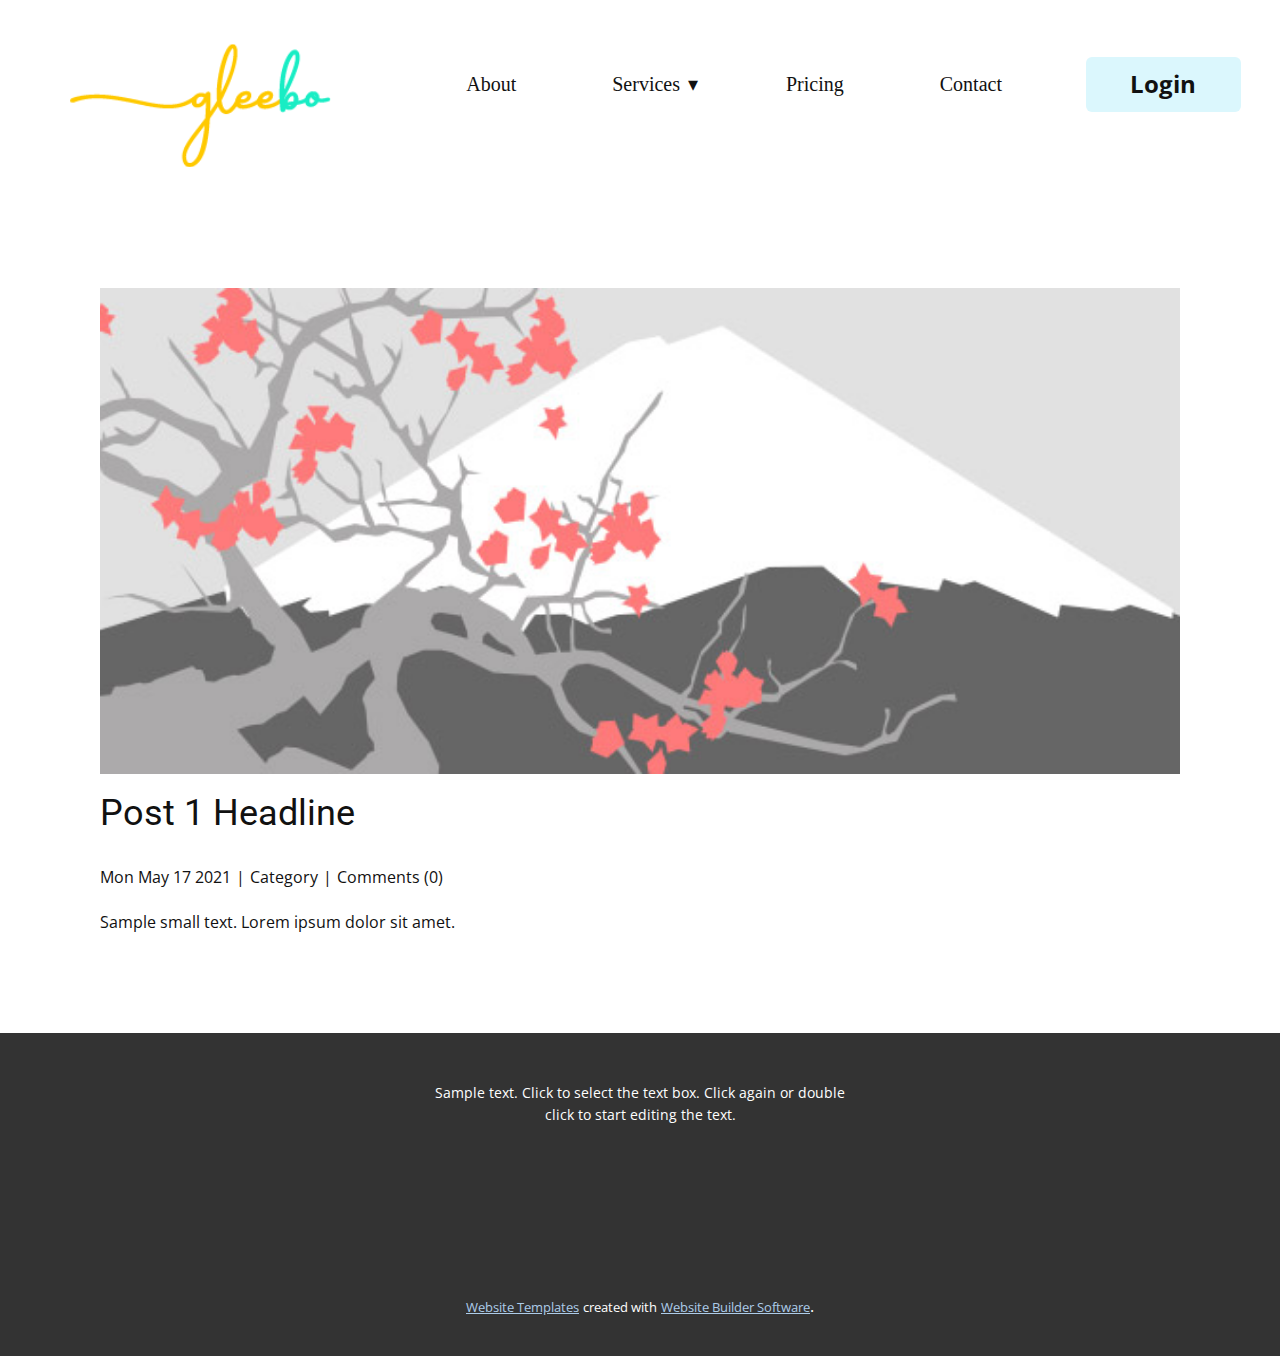
<file: Gleebo/Post-Template.html>
<!DOCTYPE html>
<html style="font-size: 16px;" lang="en-IN">
  <head>
    <meta name="viewport" content="width=device-width, initial-scale=1.0">
    <meta charset="utf-8">
    <meta name="keywords" content="Post 1 Headline">
    <meta name="description" content="Gleebo is India's first platform that provides access to group &amp; personal therapy! Join others and improve your life through activities you love. All this at the cheapest price in India. ">
    <meta name="page_type" content="np-template-header-footer-from-plugin">
    <title>Post Template</title>
    <link rel="stylesheet" href="nicepage.css" media="screen">
<link rel="stylesheet" href="Post-Template.css" media="screen">
    <script class="u-script" type="text/javascript" src="jquery.js" defer=""></script>
    <script class="u-script" type="text/javascript" src="nicepage.js" defer=""></script>
    <link rel="icon" href="images/favicon.png">
    
    <link id="u-theme-google-font" rel="stylesheet" href="https://fonts.googleapis.com/css?family=Roboto:100,100i,300,300i,400,400i,500,500i,700,700i,900,900i|Open+Sans:300,300i,400,400i,600,600i,700,700i,800,800i">
    
    
    <script type="application/ld+json">{
		"@context": "http://schema.org",
		"@type": "Organization",
		"name": "Gleebo",
		"url": "index.html",
		"logo": "images/Artboard12.svg"
}</script>
    <meta property="og:title" content="Post Template">
    <meta property="og:type" content="website">
    <meta property="og:description" content="Gleebo is India&amp;apos;s first platform that provides access to group &amp;amp; personal therapy! Join others and improve your life through activities you love. All this at the cheapest price in India. ">
    <meta name="theme-color" content="#478ac9">
    <link rel="canonical" href="index.html">
    <meta property="og:url" content="index.html">
  </head>
  <body class="u-body"><header class="u-clearfix u-header u-header" id="sec-4e8f"><nav class="u-dropdown-icon u-menu u-menu-dropdown u-offcanvas u-menu-1">
        <div class="menu-collapse u-custom-font" style="font-size: 1.25rem; letter-spacing: 0px; font-family: Manrope-Regular;">
          <a class="u-button-style u-custom-left-right-menu-spacing u-custom-padding-bottom u-custom-top-bottom-menu-spacing u-nav-link u-text-active-palette-1-base u-text-hover-palette-2-base" href="#">
            <svg><use xmlns:xlink="http://www.w3.org/1999/xlink" xlink:href="#menu-hamburger"></use></svg>
            <svg version="1.1" xmlns="http://www.w3.org/2000/svg" xmlns:xlink="http://www.w3.org/1999/xlink"><defs><symbol id="menu-hamburger" viewBox="0 0 16 16" style="width: 16px; height: 16px;"><rect y="1" width="16" height="2"></rect><rect y="7" width="16" height="2"></rect><rect y="13" width="16" height="2"></rect>
</symbol>
</defs></svg>
          </a>
        </div>
        <div class="u-custom-menu u-nav-container">
          <ul class="u-custom-font u-nav u-unstyled u-nav-1"><li class="u-nav-item"><a class="u-button-style u-nav-link u-text-active-palette-1-base u-text-hover-palette-2-base" href="About.html" style="padding: 10px 48px;">About</a>
</li><li class="u-nav-item"><a class="u-button-style u-nav-link u-text-active-palette-1-base u-text-hover-palette-2-base" href="Gleebo-Web-Landing.html#sec-2c7d" data-page-id="467815434" style="padding: 10px 48px;">Services</a><div class="u-nav-popup"><ul class="u-h-spacing-20 u-nav u-unstyled u-v-spacing-10"><li class="u-nav-item"><a class="u-button-style u-nav-link" href="Gleebo-Web-Landing.html#sec-2c7d" data-page-id="467815434">For Individuals</a>
</li><li class="u-nav-item"><a class="u-button-style u-nav-link" href="Gleebo-Web-Landing.html#carousel-6e05" data-page-id="467815434">For Employers</a>
</li><li class="u-nav-item"><a class="u-button-style u-nav-link" href="#">For Schools</a>
</li><li class="u-nav-item"><a class="u-button-style u-nav-link" href="#">For Universities</a>
</li></ul>
</div>
</li><li class="u-nav-item"><a class="u-button-style u-nav-link u-text-active-palette-1-base u-text-hover-palette-2-base" style="padding: 10px 48px;">Pricing</a>
</li><li class="u-nav-item"><a class="u-button-style u-nav-link u-text-active-palette-1-base u-text-hover-palette-2-base" href="Contact.html" style="padding: 10px 48px;">Contact</a>
</li></ul>
        </div>
        <div class="u-custom-menu u-nav-container-collapse">
          <div class="u-black u-container-style u-inner-container-layout u-opacity u-opacity-95 u-sidenav">
            <div class="u-sidenav-overflow">
              <div class="u-menu-close"></div>
              <ul class="u-align-center u-nav u-popupmenu-items u-unstyled u-nav-3"><li class="u-nav-item"><a class="u-button-style u-nav-link" href="About.html" style="padding: 10px 16px;">About</a>
</li><li class="u-nav-item"><a class="u-button-style u-nav-link" href="Gleebo-Web-Landing.html#sec-2c7d" data-page-id="467815434" style="padding: 10px 16px;">Services</a><div class="u-nav-popup"><ul class="u-h-spacing-20 u-nav u-unstyled u-v-spacing-10"><li class="u-nav-item"><a class="u-button-style u-nav-link" href="Gleebo-Web-Landing.html#sec-2c7d" data-page-id="467815434">For Individuals</a>
</li><li class="u-nav-item"><a class="u-button-style u-nav-link" href="Gleebo-Web-Landing.html#carousel-6e05" data-page-id="467815434">For Employers</a>
</li><li class="u-nav-item"><a class="u-button-style u-nav-link" href="#">For Schools</a>
</li><li class="u-nav-item"><a class="u-button-style u-nav-link" href="#">For Universities</a>
</li></ul>
</div>
</li><li class="u-nav-item"><a class="u-button-style u-nav-link" style="padding: 10px 16px;">Pricing</a>
</li><li class="u-nav-item"><a class="u-button-style u-nav-link" href="Contact.html" style="padding: 10px 16px;">Contact</a>
</li></ul>
            </div>
          </div>
          <div class="u-black u-menu-overlay u-opacity u-opacity-70"></div>
        </div>
      </nav><a href="https://www.gleebo.in" class="u-image u-logo u-image-1" data-image-width="254" data-image-height="120" title="GleeboLogo">
        <img src="images/Artboard12.svg" class="u-logo-image u-logo-image-1" data-image-width="261.1113">
      </a><a href="https://nicepage.com/c/art-design-website-templates" class="u-btn u-btn-round u-button-style u-custom-color-1 u-hover-palette-1-light-1 u-radius-6 u-btn-1">Login</a></header>
    <section class="u-align-center u-clearfix u-section-1" id="sec-0dc4">
      <div class="u-clearfix u-sheet u-valign-middle-md u-valign-middle-sm u-valign-middle-xs u-sheet-1"><!--post_details--><!--post_details_options_json--><!--{"source":""}--><!--/post_details_options_json--><!--blog_post-->
        <div class="u-container-style u-expanded-width u-post-details u-post-details-1">
          <div class="u-container-layout u-valign-middle u-container-layout-1"><!--blog_post_image-->
            <img alt="" class="u-blog-control u-expanded-width u-image u-image-default u-image-1" src="images/3.jpeg"><!--/blog_post_image--><!--blog_post_header-->
            <h2 class="u-blog-control u-text u-text-1">
              <a class="u-post-header-link" href="blog/post.html"><!--blog_post_header_content-->Post 1 Headline<!--/blog_post_header_content--></a>
            </h2><!--/blog_post_header--><!--blog_post_metadata-->
            <div class="u-blog-control u-metadata u-metadata-1"><!--blog_post_metadata_date-->
              <span class="u-meta-date u-meta-icon"><!--blog_post_metadata_date_content-->Mon May 17 2021<!--/blog_post_metadata_date_content--></span><!--/blog_post_metadata_date--><!--blog_post_metadata_category-->
              <span class="u-meta-category u-meta-icon"><!--blog_post_metadata_category_content-->Category<!--/blog_post_metadata_category_content--></span><!--/blog_post_metadata_category--><!--blog_post_metadata_comments-->
              <span class="u-meta-comments u-meta-icon"><!--blog_post_metadata_comments_content-->Comments (0)<!--/blog_post_metadata_comments_content--></span><!--/blog_post_metadata_comments-->
            </div><!--/blog_post_metadata--><!--blog_post_content-->
            <div class="u-align-justify u-blog-control u-post-content u-text u-text-2"><!--blog_post_content_content-->Sample small text. Lorem ipsum dolor sit amet.<!--/blog_post_content_content--></div><!--/blog_post_content-->
          </div>
        </div><!--/blog_post--><!--/post_details-->
      </div>
    </section>
    
    
    <footer class="u-align-center u-clearfix u-footer u-grey-80 u-footer" id="sec-f58f"><div class="u-clearfix u-sheet u-sheet-1">
        <p class="u-small-text u-text u-text-variant u-text-1">Sample text. Click to select the text box. Click again or double click to start editing the text.</p>
      </div></footer>
    <section class="u-backlink u-clearfix u-grey-80">
      <a class="u-link" href="https://nicepage.com/website-templates" target="_blank">
        <span>Website Templates</span>
      </a>
      <p class="u-text">
        <span>created with</span>
      </p>
      <a class="u-link" href="https://nicepage.com/" target="_blank">
        <span>Website Builder Software</span>
      </a>. 
    </section>
  </body>
</html>
</file>
